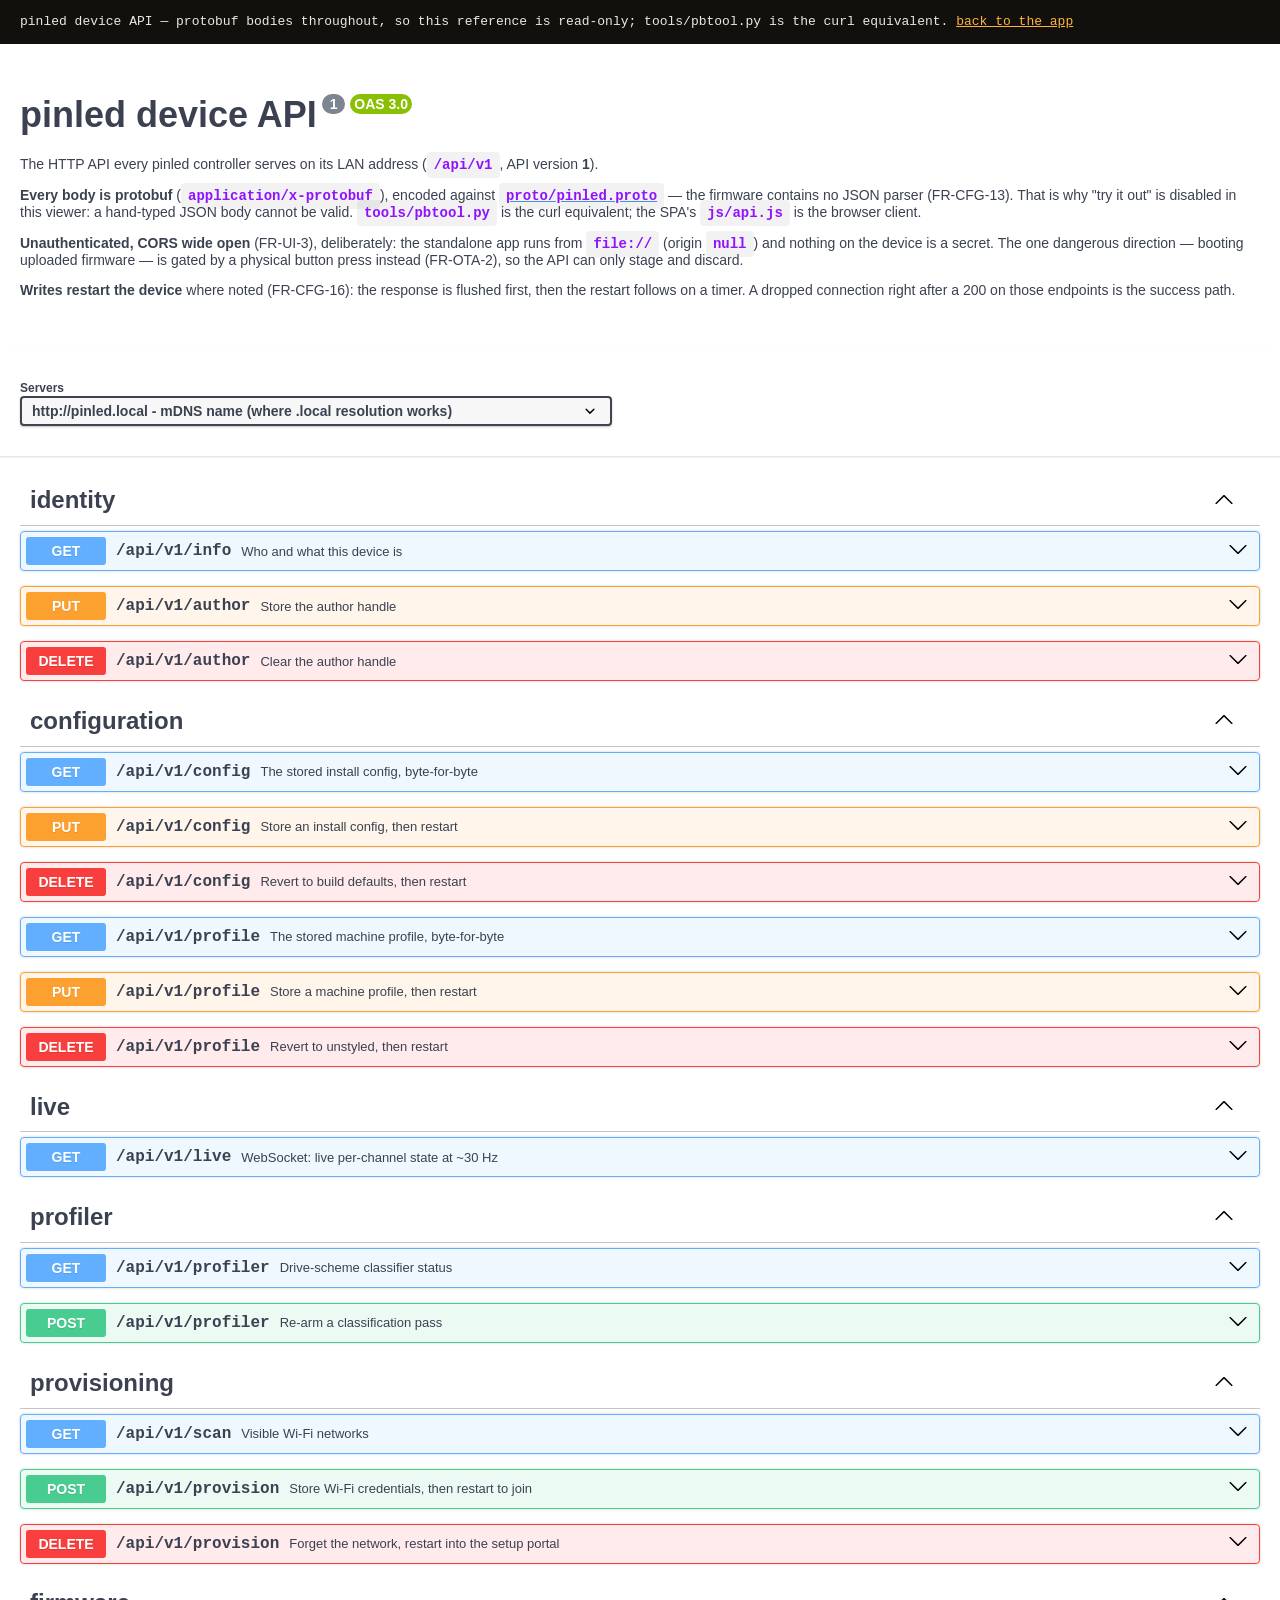
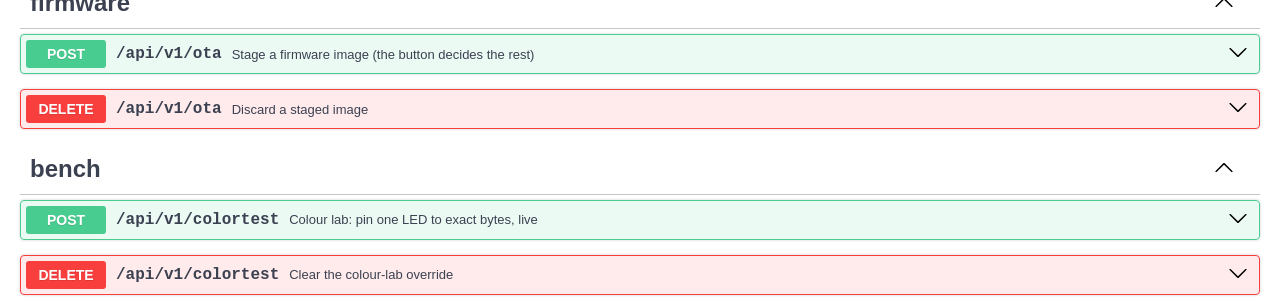
<file: web/api/index.html>
<!doctype html>
<!--
  The device API reference, rendered by a vendored Swagger UI — no CDN,
  so this page works from the S3 bundle AND from a file:// download of
  the standalone app (FR-UI-8), same as everything else in web/.

  Docs-only on purpose: every body is protobuf, so "try it out" with a
  hand-typed JSON body cannot produce a valid request. pbtool and the
  app's js/api.js are the executable clients; this page is the contract,
  written from api.h and the handlers.

  Copyright (c) 2024-2026 Jefferson J. Hunt (MIT)
-->
<html lang="en">
<head>
  <meta charset="utf-8">
  <meta name="viewport" content="width=device-width, initial-scale=1">
  <title>pinled API</title>
  <link rel="stylesheet" href="../js/vendor/swagger/swagger-ui.css">
  <style>
    body { margin: 0; }
    .topbar { display: none; }
    #note {
      font: 13px/1.5 ui-monospace, SFMono-Regular, Menlo, Consolas, monospace;
      background: #12100d; color: #ede7de; padding: 12px 20px;
    }
    #note a { color: #ffb23f; }
  </style>
</head>
<body>
<div id="note">
  pinled device API — protobuf bodies throughout, so this reference is
  read-only; <code>tools/pbtool.py</code> is the curl equivalent.
  <a href="../index.html" id="back-link">back to the app</a>
</div>
<script>
  // "Back" means back to WHERE YOU CAME FROM. Under the shell that is the
  // device (the referrer), and it must never be this bucket's copy of the
  // app: an https bundle origin cannot call an http device (mixed
  // content), so the S3 index.html is a dead end by architecture. The
  // relative default stays for the file:// download, whose referrer is
  // empty.
  (function () {
    try {
      if (document.referrer) {
        var from = new URL(document.referrer);
        if (from.origin !== location.origin)
          document.getElementById("back-link").href = from.origin + "/";
      }
    } catch (e) { /* keep the relative default */ }
  })();
</script>
<div id="swagger-ui"></div>
<script src="../js/vendor/swagger/swagger-ui-bundle.js"></script>
<!-- The spec ships as a script, not a fetch: file:// pages cannot fetch,
     and the standalone download must render these docs too. openapi.yaml
     stays the source; tools/gen_openapi_js.py regenerates spec.js. -->
<script src="spec.js"></script>
<script>
  SwaggerUIBundle({
    spec: window.PINLED_OPENAPI,
    dom_id: "#swagger-ui",
    supportedSubmitMethods: [], // docs-only: protobuf bodies (see the note)
    defaultModelsExpandDepth: -1,
    docExpansion: "list",
  });
</script>
</body>
</html>
</file>
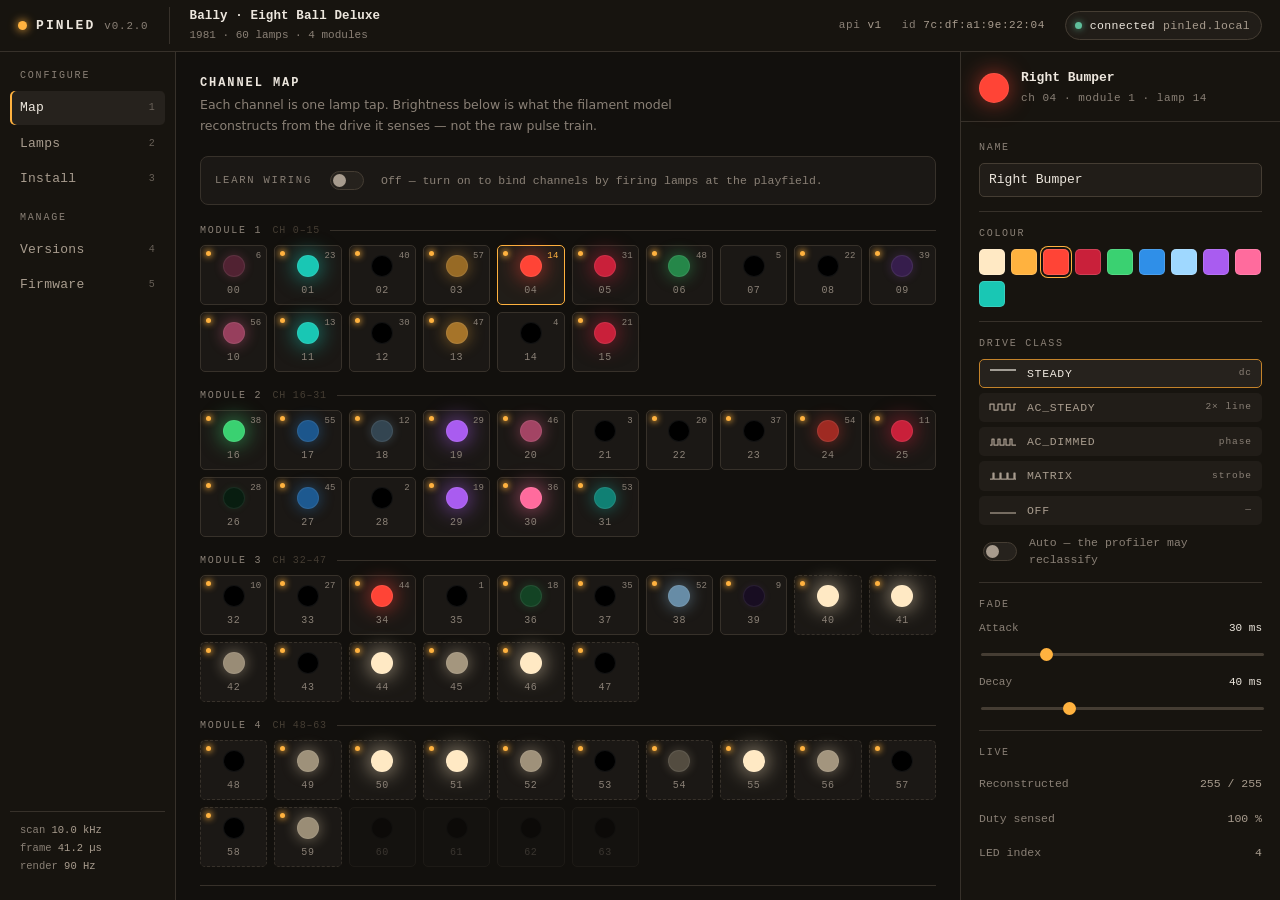
<file: docs/ui-mockup.html>
<!doctype html>
<html lang="en">
<head>
<meta charset="utf-8">
<meta name="viewport" content="width=device-width, initial-scale=1">
<title>pinled — configuration</title>

<!--
  Design reference for the configuration UI specified in docs/WEBUI.md.

  Self-contained: no build step, no network, no dependencies. Open it in a
  browser. Everything behind it is simulated in the script at the bottom —
  there is no device, and none of this is production code.

  What it is for: making the decisions in WEBUI.md arguable before any of it
  is built. In particular the learn-wiring flow (WEBUI.md §4), the machine
  profile / install config split (§3), per-lamp presentation, and OTA arming
  (§5). The channel grid runs the same leaky integrator the firmware does, so
  attack/decay changes show the reconstruction behaving, not a mock of it.
-->

<style>
  :root {
    /* ground — warm cabinet dark, brown bias, never neutral */
    --ink-900: #12100d;
    --ink-850: #17140f;
    --ink-800: #1b1815;
    --ink-750: #211d18;
    --ink-700: #26221d;
    --ink-650: #2e2922;
    --rule:    #37312a;
    --rule-sw: #453d33;

    --dim:     #8a8076;
    --dim-2:   #a89c8e;
    --text:    #ede7de;

    /* accent — a #44 bulb */
    --amber:     #ffb23f;
    --amber-dim: #c4832a;
    --amber-ink: #2a1c07;

    /* semantic, deliberately cool so it never reads as lamp colour */
    --ok:   #5fbf9b;
    --crit: #e5604d;

    --r-sm: 3px;
    --r-md: 5px;
    --r-lg: 8px;

    --font-ui: ui-sans-serif, system-ui, -apple-system, "Segoe UI", Roboto, "Helvetica Neue", Arial, sans-serif;
    --font-mono: ui-monospace, "SF Mono", SFMono-Regular, "JetBrains Mono", "Fira Code", Menlo, Consolas, "Liberation Mono", monospace;

    --rail-w: 176px;
    --insp-w: 320px;

    color-scheme: dark;
  }

  * { box-sizing: border-box; }

  body {
    margin: 0;
    background: var(--ink-900);
    color: var(--text);
    font-family: var(--font-mono);
    font-size: 13px;
    line-height: 1.5;
    -webkit-font-smoothing: antialiased;
  }

  p, .prose { font-family: var(--font-ui); }

  a { color: var(--amber); }

  :focus-visible {
    outline: 2px solid var(--amber);
    outline-offset: 2px;
    border-radius: 2px;
  }

  /* ---------------------------------------------------------------- shell */

  .app {
    display: grid;
    grid-template-columns: var(--rail-w) minmax(0, 1fr);
    grid-template-rows: auto minmax(0, 1fr);
    grid-template-areas: "bar bar" "rail stage";
    min-height: 100vh;
  }

  .topbar {
    grid-area: bar;
    display: flex;
    align-items: center;
    gap: 20px;
    padding: 0 18px;
    height: 52px;
    background: var(--ink-850);
    border-bottom: 1px solid var(--rule);
  }

  .brand {
    display: flex;
    align-items: baseline;
    gap: 9px;
    font-weight: 700;
    letter-spacing: 0.16em;
    text-transform: uppercase;
    font-size: 13px;
  }
  .brand .filament {
    width: 9px; height: 9px;
    border-radius: 50%;
    background: var(--amber);
    box-shadow: 0 0 9px 1px rgba(255, 178, 63, 0.75);
    align-self: center;
  }
  .brand small {
    font-weight: 400;
    letter-spacing: 0.08em;
    color: var(--dim);
    text-transform: none;
  }

  .machine-id {
    display: flex;
    flex-direction: column;
    gap: 1px;
    padding-left: 20px;
    border-left: 1px solid var(--rule);
    min-width: 0;
  }
  .machine-id b { font-weight: 600; font-size: 12.5px; letter-spacing: 0.01em; }
  .machine-id span { color: var(--dim); font-size: 11px; }

  .topbar-spacer { flex: 1; }

  .status {
    display: flex;
    align-items: center;
    gap: 8px;
    padding: 5px 11px 5px 9px;
    border: 1px solid var(--rule-sw);
    border-radius: 100px;
    background: var(--ink-750);
    font-size: 11.5px;
    letter-spacing: 0.03em;
  }
  .status .dot {
    width: 7px; height: 7px; border-radius: 50%;
    background: var(--ok);
    box-shadow: 0 0 7px rgba(95, 191, 155, 0.8);
  }
  .status .host { color: var(--dim-2); }

  .meta-chip {
    font-size: 11px;
    color: var(--dim);
    letter-spacing: 0.05em;
  }
  .meta-chip b { color: var(--dim-2); font-weight: 500; }

  /* ----------------------------------------------------------------- rail */

  .rail {
    grid-area: rail;
    background: var(--ink-850);
    border-right: 1px solid var(--rule);
    padding: 14px 10px;
    display: flex;
    flex-direction: column;
    gap: 2px;
  }

  .rail-label {
    font-size: 10px;
    letter-spacing: 0.18em;
    text-transform: uppercase;
    color: var(--dim);
    padding: 12px 10px 6px;
  }
  .rail-label:first-child { padding-top: 2px; }

  .navitem {
    appearance: none;
    background: none;
    border: 0;
    border-radius: var(--r-md);
    color: var(--dim-2);
    font: inherit;
    text-align: left;
    padding: 7px 10px;
    cursor: pointer;
    display: flex;
    align-items: center;
    gap: 9px;
    letter-spacing: 0.02em;
  }
  .navitem:hover { background: var(--ink-750); color: var(--text); }
  .navitem[aria-current="true"] {
    background: var(--ink-700);
    color: var(--text);
    box-shadow: inset 2px 0 0 var(--amber);
  }
  .navitem .k {
    margin-left: auto;
    font-size: 10px;
    color: var(--dim);
    opacity: 0.7;
  }

  .rail-foot {
    margin-top: auto;
    padding: 10px;
    border-top: 1px solid var(--rule);
    font-size: 10.5px;
    color: var(--dim);
    line-height: 1.7;
  }
  .rail-foot b { color: var(--dim-2); font-weight: 500; }

  /* ---------------------------------------------------------------- stage */

  .stage { grid-area: stage; min-width: 0; overflow: hidden; }

  .panel { display: none; height: 100%; }
  .panel[data-active="true"] { display: block; }

  .panel-scroll {
    height: calc(100vh - 52px);
    overflow-y: auto;
    padding: 22px 26px 60px;
  }

  .split {
    display: grid;
    grid-template-columns: minmax(0, 1fr) var(--insp-w);
    height: calc(100vh - 52px);
  }
  .split > .work { overflow-y: auto; padding: 22px 24px 60px; min-width: 0; }
  .split > .inspector {
    border-left: 1px solid var(--rule);
    background: var(--ink-850);
    overflow-y: auto;
  }

  /* --------------------------------------------------------------- typing */

  h2.sec {
    margin: 0 0 3px;
    font-size: 12px;
    font-weight: 600;
    letter-spacing: 0.16em;
    text-transform: uppercase;
    color: var(--text);
  }
  .sec-note {
    margin: 0 0 20px;
    color: var(--dim);
    font-size: 12.5px;
    max-width: 66ch;
    line-height: 1.65;
  }
  .sec-head {
    display: flex;
    align-items: flex-start;
    gap: 20px;
    margin-bottom: 20px;
    flex-wrap: wrap;
  }
  .sec-head .sec-note { margin-bottom: 0; }
  .sec-head > div { min-width: 0; }

  /* -------------------------------------------------------------- buttons */

  .btn {
    appearance: none;
    font: inherit;
    letter-spacing: 0.04em;
    border-radius: var(--r-md);
    border: 1px solid var(--rule-sw);
    background: var(--ink-700);
    color: var(--text);
    padding: 6px 13px;
    cursor: pointer;
    white-space: nowrap;
    transition: background 120ms ease, border-color 120ms ease, color 120ms ease;
  }
  .btn:hover { background: var(--ink-650); border-color: var(--dim); }
  .btn:active { transform: translateY(0.5px); }
  .btn[disabled] { opacity: 0.4; cursor: not-allowed; }
  .btn[disabled]:hover { background: var(--ink-700); border-color: var(--rule-sw); }

  .btn.primary {
    background: var(--amber);
    border-color: var(--amber);
    color: var(--amber-ink);
    font-weight: 600;
  }
  .btn.primary:hover { background: #ffc25f; border-color: #ffc25f; }
  .btn.primary[disabled]:hover { background: var(--amber); border-color: var(--amber); }

  .btn.ghost { background: transparent; }
  .btn.ghost:hover { background: var(--ink-750); }

  .btn.sm { padding: 4px 9px; font-size: 11.5px; }

  .btn-row { display: flex; gap: 8px; flex-wrap: wrap; align-items: center; }

  /* ---------------------------------------------------------------- cards */

  .card {
    background: var(--ink-800);
    border: 1px solid var(--rule);
    border-radius: var(--r-lg);
    padding: 16px 18px;
  }

  .card-title {
    font-size: 10.5px;
    letter-spacing: 0.17em;
    text-transform: uppercase;
    color: var(--dim);
    margin: 0 0 12px;
  }

  .grid-2 { display: grid; grid-template-columns: repeat(auto-fit, minmax(260px, 1fr)); gap: 14px; }

  /* ----------------------------------------------------- the channel grid */

  .learnbar {
    display: flex;
    align-items: center;
    gap: 14px;
    padding: 11px 14px;
    margin-bottom: 18px;
    border: 1px solid var(--rule);
    border-radius: var(--r-lg);
    background: var(--ink-800);
    flex-wrap: wrap;
  }
  .learnbar[data-on="true"] {
    border-color: var(--amber-dim);
    background: linear-gradient(var(--ink-800), var(--ink-800)) padding-box,
                var(--ink-800);
    box-shadow: inset 0 0 0 1px rgba(255, 178, 63, 0.18);
  }
  .learnbar .lb-title {
    font-size: 10.5px; letter-spacing: 0.17em; text-transform: uppercase; color: var(--dim);
  }
  .learnbar .lb-hint { color: var(--dim); font-size: 11.5px; }
  .learnbar[data-on="true"] .lb-hint { color: var(--dim-2); }

  .switch {
    appearance: none;
    width: 34px; height: 19px;
    border-radius: 100px;
    background: var(--ink-700);
    border: 1px solid var(--rule-sw);
    position: relative;
    cursor: pointer;
    flex: none;
    transition: background 140ms ease, border-color 140ms ease;
  }
  .switch::after {
    content: "";
    position: absolute;
    top: 2px; left: 2px;
    width: 13px; height: 13px;
    border-radius: 50%;
    background: var(--dim-2);
    transition: transform 140ms ease, background 140ms ease;
  }
  .switch:checked { background: var(--amber-dim); border-color: var(--amber); }
  .switch:checked::after { transform: translateX(15px); background: var(--amber-ink); }

  .modblock { margin-bottom: 16px; }
  .modhead {
    display: flex;
    align-items: center;
    gap: 10px;
    font-size: 10px;
    letter-spacing: 0.18em;
    text-transform: uppercase;
    color: var(--dim);
    margin-bottom: 7px;
  }
  .modhead .hr { flex: 1; height: 1px; background: var(--rule); }
  .modhead .ch-range { color: var(--rule-sw); letter-spacing: 0.08em; }

  .chgrid {
    display: grid;
    grid-template-columns: repeat(auto-fill, minmax(62px, 1fr));
    gap: 7px;
  }

  .cell {
    appearance: none;
    font: inherit;
    border: 1px solid var(--rule);
    background: var(--ink-800);
    border-radius: var(--r-md);
    padding: 9px 4px 6px;
    cursor: pointer;
    display: flex;
    flex-direction: column;
    align-items: center;
    gap: 6px;
    position: relative;
    transition: border-color 120ms ease, background 120ms ease;
  }
  .cell:hover { border-color: var(--dim); background: var(--ink-750); }
  .cell[data-sel="true"] {
    border-color: var(--amber);
    background: var(--ink-750);
  }
  .cell[data-unbound="true"] { border-style: dashed; }
  .cell[data-unused="true"] { opacity: 0.32; cursor: default; }
  .cell[data-unused="true"]:hover { border-color: var(--rule); background: var(--ink-800); }

  .bulb {
    width: 22px; height: 22px;
    border-radius: 50%;
    background: #000;
    border: 1px solid rgba(255,255,255,0.07);
    flex: none;
  }

  .cell .cid {
    font-size: 10px;
    color: var(--dim);
    letter-spacing: 0.06em;
    font-variant-numeric: tabular-nums;
  }
  .cell .lampno {
    position: absolute;
    top: 4px; right: 5px;
    font-size: 9px;
    color: var(--dim);
    font-variant-numeric: tabular-nums;
    letter-spacing: 0.02em;
  }
  .cell[data-sel="true"] .lampno { color: var(--amber); }

  .cell .sticky {
    position: absolute;
    top: 5px; left: 5px;
    width: 5px; height: 5px;
    border-radius: 50%;
    background: var(--amber);
    box-shadow: 0 0 6px 1px rgba(255,178,63,0.9);
    opacity: 0;
    transition: opacity 180ms ease;
  }
  .cell[data-sticky="true"] .sticky { opacity: 1; }

  .legend {
    display: flex;
    gap: 18px;
    flex-wrap: wrap;
    margin-top: 18px;
    padding-top: 14px;
    border-top: 1px solid var(--rule);
    font-size: 11px;
    color: var(--dim);
  }
  .legend span { display: inline-flex; align-items: center; gap: 7px; }
  .legend .swatch {
    width: 14px; height: 14px; border-radius: var(--r-sm);
    border: 1px solid var(--rule-sw);
    flex: none;
  }
  .legend .swatch.dashed { border-style: dashed; }

  /* ------------------------------------------------------------ inspector */

  .insp-head {
    padding: 16px 18px 14px;
    border-bottom: 1px solid var(--rule);
    display: flex;
    align-items: center;
    gap: 12px;
  }
  .insp-head .bulb { width: 30px; height: 30px; }
  .insp-head .who { min-width: 0; }
  .insp-head .who b { display: block; font-weight: 600; font-size: 13px; }
  .insp-head .who span { color: var(--dim); font-size: 11px; letter-spacing: 0.05em; }

  .insp-body { padding: 4px 18px 40px; }
  .insp-empty {
    padding: 40px 24px;
    color: var(--dim);
    font-family: var(--font-ui);
    font-size: 12.5px;
    line-height: 1.7;
    text-align: center;
  }

  .field { padding: 14px 0; border-bottom: 1px solid var(--rule); }
  .field:last-child { border-bottom: 0; }
  .field > label,
  .field > .flabel {
    display: flex;
    align-items: center;
    gap: 8px;
    font-size: 10px;
    letter-spacing: 0.17em;
    text-transform: uppercase;
    color: var(--dim);
    margin-bottom: 8px;
  }

  .input {
    width: 100%;
    font: inherit;
    background: var(--ink-750);
    border: 1px solid var(--rule-sw);
    border-radius: var(--r-md);
    color: var(--text);
    padding: 6px 9px;
  }
  .input:hover { border-color: var(--dim); }
  .input[type="number"] { font-variant-numeric: tabular-nums; }

  .swatches { display: flex; flex-wrap: wrap; gap: 6px; }
  .sw {
    appearance: none;
    width: 26px; height: 26px;
    border-radius: var(--r-md);
    border: 1px solid rgba(255,255,255,0.14);
    cursor: pointer;
    padding: 0;
    position: relative;
  }
  .sw[aria-pressed="true"] {
    box-shadow: 0 0 0 2px var(--ink-850), 0 0 0 3px var(--amber);
  }

  .classrow { display: flex; flex-direction: column; gap: 5px; }
  .classopt {
    appearance: none;
    font: inherit;
    display: flex;
    align-items: center;
    gap: 10px;
    width: 100%;
    text-align: left;
    background: var(--ink-750);
    border: 1px solid transparent;
    border-radius: var(--r-md);
    color: var(--dim-2);
    padding: 5px 9px;
    cursor: pointer;
    font-size: 11.5px;
    letter-spacing: 0.06em;
  }
  .classopt:hover { border-color: var(--rule-sw); color: var(--text); }
  .classopt[aria-pressed="true"] {
    border-color: var(--amber-dim);
    color: var(--text);
    background: var(--ink-700);
  }
  .classopt svg { flex: none; }
  .classopt .cls-tag {
    margin-left: auto;
    font-size: 9.5px;
    letter-spacing: 0.1em;
    color: var(--dim);
  }

  .lockrow {
    display: flex;
    align-items: center;
    gap: 9px;
    margin-top: 9px;
    font-size: 11.5px;
    color: var(--dim);
  }
  .lockrow[data-locked="true"] { color: var(--dim-2); }

  .slider {
    -webkit-appearance: none;
    appearance: none;
    width: 100%;
    height: 3px;
    border-radius: 3px;
    background: var(--rule-sw);
    outline-offset: 6px;
  }
  .slider::-webkit-slider-thumb {
    -webkit-appearance: none;
    width: 13px; height: 13px;
    border-radius: 50%;
    background: var(--amber);
    cursor: pointer;
    border: 0;
  }
  .slider::-moz-range-thumb {
    width: 13px; height: 13px;
    border-radius: 50%;
    background: var(--amber);
    cursor: pointer;
    border: 0;
  }

  .slabel {
    display: flex;
    justify-content: space-between;
    font-size: 11px;
    color: var(--dim);
    margin-bottom: 6px;
    font-variant-numeric: tabular-nums;
  }
  .slabel b { color: var(--text); font-weight: 500; }

  .readout {
    display: flex;
    justify-content: space-between;
    gap: 12px;
    font-size: 11.5px;
    padding: 3px 0;
    font-variant-numeric: tabular-nums;
  }
  .readout dt { color: var(--dim); }
  .readout dd { margin: 0; color: var(--dim-2); }

  /* --------------------------------------------------------------- tables */

  .tablewrap {
    overflow-x: auto;
    border: 1px solid var(--rule);
    border-radius: var(--r-lg);
    background: var(--ink-800);
  }
  table { border-collapse: collapse; width: 100%; font-size: 12px; }
  thead th {
    text-align: left;
    font-size: 10px;
    letter-spacing: 0.15em;
    text-transform: uppercase;
    color: var(--dim);
    font-weight: 500;
    padding: 10px 14px;
    border-bottom: 1px solid var(--rule);
    white-space: nowrap;
    background: var(--ink-850);
  }
  tbody td {
    padding: 8px 14px;
    border-bottom: 1px solid var(--ink-750);
    white-space: nowrap;
    font-variant-numeric: tabular-nums;
  }
  tbody tr:last-child td { border-bottom: 0; }
  tbody tr:hover td { background: var(--ink-750); }
  td.name { white-space: normal; min-width: 150px; }
  td.num { color: var(--dim-2); }

  .dotswatch {
    display: inline-block;
    width: 11px; height: 11px;
    border-radius: 50%;
    vertical-align: -1px;
    margin-right: 7px;
    border: 1px solid rgba(255,255,255,0.16);
  }

  /* ------------------------------------------------------------- versions */

  .vlist { display: flex; flex-direction: column; gap: 9px; }
  .vrow {
    display: flex;
    align-items: center;
    gap: 14px;
    padding: 12px 15px;
    border: 1px solid var(--rule);
    border-radius: var(--r-lg);
    background: var(--ink-800);
    flex-wrap: wrap;
  }
  .vrow[data-active="true"] { border-color: var(--amber-dim); }
  .vrow .vmain { min-width: 190px; flex: 1; }
  .vrow .vlabel { font-weight: 600; font-size: 12.5px; display: flex; align-items: center; gap: 9px; }
  .vrow .vmeta { color: var(--dim); font-size: 11px; margin-top: 2px; letter-spacing: 0.03em; }
  .vrow .vmeta .lineage { color: var(--rule-sw); }

  .tag {
    font-size: 9.5px;
    letter-spacing: 0.14em;
    text-transform: uppercase;
    padding: 2px 7px;
    border-radius: 100px;
    border: 1px solid currentColor;
  }
  .tag.live { color: var(--amber); }
  .tag.cloud { color: var(--dim); }

  .storenote {
    display: flex;
    gap: 11px;
    align-items: flex-start;
    padding: 13px 15px;
    border: 1px dashed var(--rule-sw);
    border-radius: var(--r-lg);
    color: var(--dim);
    font-family: var(--font-ui);
    font-size: 12px;
    line-height: 1.65;
    margin-top: 16px;
  }
  .storenote .marker { color: var(--amber-dim); flex: none; font-family: var(--font-mono); }
  .storenote b { color: var(--dim-2); font-weight: 600; }

  /* ------------------------------------------------------------- firmware */

  .fwgrid { display: grid; grid-template-columns: repeat(auto-fit, minmax(280px, 1fr)); gap: 14px; align-items: start; }

  .steps { list-style: none; margin: 0; padding: 0; counter-reset: s; }
  .steps li {
    display: grid;
    grid-template-columns: 22px minmax(0, 1fr);
    gap: 11px;
    padding: 9px 0;
    border-bottom: 1px solid var(--ink-750);
    align-items: start;
  }
  .steps li:last-child { border-bottom: 0; }
  .steps li::before {
    counter-increment: s;
    content: counter(s);
    font-size: 10px;
    color: var(--dim);
    border: 1px solid var(--rule-sw);
    border-radius: 50%;
    width: 20px; height: 20px;
    display: grid;
    place-items: center;
    margin-top: 1px;
  }
  .steps li[data-done="true"]::before {
    content: "✓";
    color: var(--ok);
    border-color: var(--ok);
  }
  .steps li[data-current="true"]::before { color: var(--amber); border-color: var(--amber); }
  .steps .st { font-size: 12.5px; }
  .steps .sd { color: var(--dim); font-size: 11.5px; font-family: var(--font-ui); margin-top: 2px; }

  .armbox {
    margin-top: 13px;
    padding: 13px 15px;
    border-radius: var(--r-lg);
    border: 1px solid var(--rule-sw);
    background: var(--ink-750);
  }
  .armbox[data-armed="true"] { border-color: var(--amber); }
  .armstate {
    display: flex; align-items: center; gap: 9px;
    font-size: 11.5px; letter-spacing: 0.06em; color: var(--dim);
    margin-bottom: 10px;
  }
  .armstate .dot { width: 7px; height: 7px; border-radius: 50%; background: var(--rule-sw); flex: none; }
  .armbox[data-armed="true"] .armstate { color: var(--amber); }
  .armbox[data-armed="true"] .armstate .dot {
    background: var(--amber);
    box-shadow: 0 0 8px 1px rgba(255,178,63,0.85);
    animation: pulse 1.1s ease-in-out infinite;
  }
  @keyframes pulse { 50% { opacity: 0.35; } }

  .bar {
    height: 4px;
    border-radius: 4px;
    background: var(--ink-700);
    overflow: hidden;
    margin-top: 11px;
  }
  .bar i { display: block; height: 100%; background: var(--amber); width: 0; transition: width 200ms linear; }

  .hash {
    font-size: 10.5px;
    color: var(--dim);
    word-break: break-all;
    white-space: normal;
    line-height: 1.6;
  }

  /* --------------------------------------------------------------- toasts */

  .toasts {
    position: fixed;
    right: 18px; bottom: 18px;
    display: flex;
    flex-direction: column;
    gap: 8px;
    z-index: 50;
    max-width: min(360px, calc(100vw - 36px));
  }
  .toast {
    background: var(--ink-700);
    border: 1px solid var(--rule-sw);
    border-left: 2px solid var(--amber);
    border-radius: var(--r-md);
    padding: 9px 13px;
    font-size: 12px;
    color: var(--text);
    box-shadow: 0 8px 22px rgba(0,0,0,0.45);
    animation: rise 200ms ease;
  }
  .toast[data-kind="ok"] { border-left-color: var(--ok); }
  .toast[data-kind="warn"] { border-left-color: var(--crit); }
  .toast small { display: block; color: var(--dim); font-size: 11px; margin-top: 2px; }
  @keyframes rise { from { opacity: 0; transform: translateY(6px); } }

  @media (prefers-reduced-motion: reduce) {
    * { animation-duration: 0.001ms !important; animation-iteration-count: 1 !important; transition-duration: 0.001ms !important; }
  }

  @media (max-width: 1080px) {
    .split { grid-template-columns: minmax(0, 1fr); height: auto; }
    .split > .inspector { border-left: 0; border-top: 1px solid var(--rule); }
    .split > .work { height: auto; }
  }
  @media (max-width: 720px) {
    .app { grid-template-columns: minmax(0, 1fr); grid-template-areas: "bar" "rail" "stage"; }
    .rail { flex-direction: row; overflow-x: auto; border-right: 0; border-bottom: 1px solid var(--rule); }
    .rail-label, .rail-foot { display: none; }
    .machine-id { display: none; }
  }
</style>
</head>
<body>

<div class="app">

  <header class="topbar">
    <div class="brand"><i class="filament"></i>pinled <small>v0.2.0</small></div>
    <div class="machine-id">
      <b>Bally · Eight Ball Deluxe</b>
      <span>1981 · 60 lamps · 4 modules</span>
    </div>
    <div class="topbar-spacer"></div>
    <span class="meta-chip">api <b>v1</b></span>
    <span class="meta-chip">id <b>7c:df:a1:9e:22:04</b></span>
    <div class="status"><i class="dot"></i><span>connected</span><span class="host">pinled.local</span></div>
  </header>

  <nav class="rail">
    <div class="rail-label">Configure</div>
    <button class="navitem" data-nav="map" aria-current="true">Map<span class="k">1</span></button>
    <button class="navitem" data-nav="lamps">Lamps<span class="k">2</span></button>
    <button class="navitem" data-nav="install">Install<span class="k">3</span></button>
    <div class="rail-label">Manage</div>
    <button class="navitem" data-nav="versions">Versions<span class="k">4</span></button>
    <button class="navitem" data-nav="firmware">Firmware<span class="k">5</span></button>
    <div class="rail-foot">
      scan <b>10.0 kHz</b><br>
      frame <b>41.2 µs</b><br>
      render <b>90 Hz</b>
    </div>
  </nav>

  <div class="stage">

    <!-- ===================================================== MAP ======= -->
    <section class="panel" data-panel="map" data-active="true">
      <div class="split">
        <div class="work">

          <div class="sec-head">
            <div>
              <h2 class="sec">Channel map</h2>
              <p class="sec-note">Each channel is one lamp tap. Brightness below is what the
                filament model reconstructs from the drive it senses — not the raw pulse train.</p>
            </div>
          </div>

          <div class="learnbar" data-on="false">
            <label class="lb-title" for="learn-toggle">Learn wiring</label>
            <input type="checkbox" class="switch" id="learn-toggle">
            <div id="learn-controls" style="display:none; align-items:center; gap:10px; flex-wrap:wrap;">
              <label class="lb-title" for="fire-lamp" style="margin:0;">Fire lamp</label>
              <input class="input" id="fire-lamp" type="number" min="1" max="60" value="41" style="width:74px;">
              <button class="btn sm" id="fire-btn">Fire from test card</button>
            </div>
            <span class="lb-hint" id="learn-hint">Off — turn on to bind channels by firing lamps at the playfield.</span>
          </div>

          <div id="modules"></div>

          <div class="legend">
            <span><i class="swatch" style="background:var(--ink-800)"></i>bound</span>
            <span><i class="swatch dashed" style="background:var(--ink-800)"></i>not yet bound to a lamp</span>
            <span><i class="swatch" style="background:var(--ink-800); opacity:0.32"></i>beyond this machine's lamp count</span>
            <span><i class="swatch" style="background:var(--amber); border-color:var(--amber); border-radius:50%; width:9px; height:9px; margin:0 2px;"></i>active since last update</span>
          </div>

        </div>

        <aside class="inspector" id="inspector"></aside>
      </div>
    </section>

    <!-- =================================================== LAMPS ======= -->
    <section class="panel" data-panel="lamps">
      <div class="panel-scroll">
        <div class="sec-head">
          <div>
            <h2 class="sec">Lamps</h2>
            <p class="sec-note">Presentation for every bound lamp. These values travel with the
              machine profile when you publish it — colour, fade and class lock, keyed by lamp
              number so they land correctly on someone else's build.</p>
          </div>
        </div>
        <div class="tablewrap">
          <table>
            <thead>
              <tr>
                <th>Lamp</th><th>Name</th><th>Ch</th><th>LED</th>
                <th>Colour</th><th>Class</th><th>Attack</th><th>Decay</th>
              </tr>
            </thead>
            <tbody id="lamps-body"></tbody>
          </table>
        </div>
      </div>
    </section>

    <!-- ================================================= INSTALL ======= -->
    <section class="panel" data-panel="install">
      <div class="panel-scroll">
        <div class="sec-head">
          <div>
            <h2 class="sec">Install</h2>
            <p class="sec-note">How this particular build is wired. Private to you — it describes
              one physical machine, so it is never published to the shared registry, though you can
              export it and restore it onto a replacement board.</p>
          </div>
        </div>

        <div class="grid-2">
          <div class="card">
            <h3 class="card-title">Geometry</h3>
            <dl class="readout"><dt>Modules</dt><dd>4</dd></dl>
            <dl class="readout"><dt>Channels per module</dt><dd>16</dd></dl>
            <dl class="readout"><dt>Total channels</dt><dd>64</dd></dl>
            <dl class="readout"><dt>LEDs in string</dt><dd>64</dd></dl>
          </div>
          <div class="card">
            <h3 class="card-title">Pins</h3>
            <dl class="readout"><dt>CLK</dt><dd>GPIO 18</dd></dl>
            <dl class="readout"><dt>/PL</dt><dd>GPIO 17</dd></dl>
            <dl class="readout"><dt>DATA</dt><dd>GPIO 9</dd></dl>
            <dl class="readout"><dt>LED string</dt><dd>GPIO 8</dd></dl>
          </div>
          <div class="card">
            <h3 class="card-title">Scan</h3>
            <dl class="readout"><dt>Sample rate</dt><dd>10 000 Hz</dd></dl>
            <dl class="readout"><dt>Chain clock</dt><dd>4 MHz</dd></dl>
            <dl class="readout"><dt>SPI mode</dt><dd>2</dd></dl>
            <dl class="readout"><dt>Active polarity</dt><dd>high</dd></dl>
          </div>
          <div class="card">
            <h3 class="card-title">Render</h3>
            <dl class="readout"><dt>Refresh</dt><dd>90 Hz</dd></dl>
            <dl class="readout"><dt>Gamma</dt><dd>2.2</dd></dl>
            <dl class="readout"><dt>Brightness cap</dt><dd>180 / 255</dd></dl>
          </div>
        </div>

        <div class="storenote">
          <span class="marker">!</span>
          <div>Wi-Fi credentials are <b>not part of this document</b> and appear in no export, at any
            privacy level. Restoring a backup onto a new board therefore starts with provisioning —
            which is correct, since the network is usually different too.</div>
        </div>

        <div class="btn-row" style="margin-top:18px;">
          <button class="btn" data-toast="Exported install-config.json|64 channels, 4 modules — credentials excluded.">Export</button>
          <button class="btn ghost" data-toast="Choose a file to import|Import replaces geometry, pins and wiring.">Import</button>
        </div>
      </div>
    </section>

    <!-- ================================================ VERSIONS ======= -->
    <section class="panel" data-panel="versions">
      <div class="panel-scroll">
        <div class="sec-head">
          <div>
            <h2 class="sec">Versions</h2>
            <p class="sec-note">A version pairs the install config with the machine profile, because
              what you are comparing is a look — and a look spans both. Applying one is an ordinary
              write; the board reports whether it had to re-initialise.</p>
          </div>
        </div>

        <div class="vlist" id="vlist"></div>

        <div class="storenote">
          <span class="marker">!</span>
          <div>Versions live <b>here in the app</b> — in your private library, or as files on disk if
            you would rather not use the cloud. The board keeps one active configuration and no
            history: only one can be in effect, so copies on the device would be dead weight and a
            second thing to keep in step.</div>
        </div>
      </div>
    </section>

    <!-- ================================================ FIRMWARE ======= -->
    <section class="panel" data-panel="firmware">
      <div class="panel-scroll">
        <div class="sec-head">
          <div>
            <h2 class="sec">Firmware</h2>
            <p class="sec-note">The board never contacts the internet. This app checks the version,
              fetches the image, and hands it over on your local network — so an update works the
              same whether the machine is online or not.</p>
          </div>
        </div>

        <div class="fwgrid">
          <div class="card">
            <h3 class="card-title">Installed</h3>
            <dl class="readout"><dt>Firmware</dt><dd>0.2.0</dd></dl>
            <dl class="readout"><dt>API</dt><dd>v1</dd></dl>
            <dl class="readout"><dt>Built</dt><dd>2026-08-07</dd></dl>
            <dl class="readout"><dt>Slot</dt><dd>ota_0</dd></dl>
            <div style="margin-top:14px; padding-top:13px; border-top:1px solid var(--rule);">
              <h3 class="card-title" style="margin-bottom:9px;">Available</h3>
              <dl class="readout"><dt>Firmware</dt><dd style="color:var(--amber)">0.3.1</dd></dl>
              <dl class="readout"><dt>Size</dt><dd>1.42 MB</dd></dl>
              <p class="hash" style="margin:9px 0 0;">sha256 9f3c1a44b7e0d258c6ab91e4f70d3b5e28cc7a16d09f4b3e5c81aa27de6094f1</p>
            </div>
          </div>

          <div class="card">
            <h3 class="card-title">Update</h3>
            <ol class="steps" id="fw-steps">
              <li data-done="true"><div><div class="st">Image downloaded</div><div class="sd">Fetched and checksum verified in the browser.</div></div></li>
              <li data-current="true"><div><div class="st">Arm the board</div><div class="sd">Press the button on the device. Physical presence is the whole authorisation — there is no password to lose.</div></div></li>
              <li><div><div class="st">Send</div><div class="sd">Uploads over your local network to the spare slot.</div></div></li>
              <li><div><div class="st">Restart</div><div class="sd">Boots the new slot. The old one stays intact.</div></div></li>
            </ol>

            <div class="armbox" data-armed="false" id="armbox">
              <div class="armstate"><i class="dot"></i><span id="armtext">Not armed</span></div>
              <div class="btn-row">
                <button class="btn sm ghost" id="sim-press">Simulate button press</button>
                <button class="btn sm primary" id="send-fw" disabled>Send 0.3.1</button>
              </div>
              <div class="bar" id="fwbar" style="display:none;"><i></i></div>
            </div>
          </div>
        </div>

        <div class="storenote">
          <span class="marker">!</span>
          <div>You can also flash over <b>USB</b>, or hand the board a file you saved yourself.
            Neither path needs this app, and none of them needs the internet.</div>
        </div>
      </div>
    </section>

  </div>
</div>

<div class="toasts" id="toasts" aria-live="polite"></div>

<script>
(function () {
  "use strict";

  /* ------------------------------------------------------------ model --- */

  var MODULES = 4, PER_MODULE = 16, TOTAL = MODULES * PER_MODULE;
  var LAMP_COUNT = 60;

  // Drive classes. The glyph is the point: a class IS a waveform, so we draw
  // one rather than assigning it an arbitrary hue.
  var CLASSES = {
    STEADY:    { tag: "dc",     duty: 1.00, glyph: "steady" },
    AC_STEADY: { tag: "2× line", duty: 0.62, glyph: "acs" },
    AC_DIMMED: { tag: "phase",   duty: 0.24, glyph: "acd" },
    MATRIX:    { tag: "strobe",  duty: 0.14, glyph: "matrix" },
    OFF:       { tag: "—",       duty: 0.00, glyph: "off" }
  };
  var CLASS_ORDER = ["STEADY", "AC_STEADY", "AC_DIMMED", "MATRIX", "OFF"];

  var PRESETS = [
    { name: "Warm white", hex: "#ffe9c4" },
    { name: "Amber",      hex: "#ffb23f" },
    { name: "Red",        hex: "#ff4436" },
    { name: "Deep red",   hex: "#c9203a" },
    { name: "Green",      hex: "#3ad171" },
    { name: "Blue",       hex: "#2f8fe8" },
    { name: "Ice",        hex: "#9fd8ff" },
    { name: "Purple",     hex: "#a95cf0" },
    { name: "Pink",       hex: "#ff6b9d" },
    { name: "Teal",       hex: "#19c7b4" }
  ];

  var NAMES = [
    "Left Drop Target", "Centre Drop Target", "Right Drop Target", "Spinner Lane",
    "Left Outlane", "Right Outlane", "Left Return", "Right Return",
    "Top Rollover A", "Top Rollover B", "Top Rollover C", "Bullseye",
    "Left Bumper", "Right Bumper", "Top Bumper", "Kickback",
    "Special", "Extra Ball", "Double Bonus", "Triple Bonus",
    "Bonus 1k", "Bonus 2k", "Bonus 3k", "Bonus 4k",
    "Bonus 5k", "Bonus 10k", "Bonus 20k", "Shoot Again",
    "Left Saucer", "Right Saucer", "Captive Ball", "Ball Lock 1",
    "Ball Lock 2", "Ball Lock 3", "Left Ramp", "Right Ramp",
    "Centre Post", "Sling Left", "Sling Right", "Jackpot",
    "Lane 1", "Lane 2", "Lane 3", "Lane 4",
    "GI Upper Left", "GI Upper Right", "GI Mid Left", "GI Mid Right",
    "GI Lower Left", "GI Lower Right", "Backbox Left", "Backbox Centre",
    "Backbox Right", "Playfield Arch", "Apron Left", "Apron Right",
    "Cabinet Left", "Cabinet Right", "Insert Star", "Insert Moon"
  ];

  // Deterministic bijection over 1..60 so the "true" wiring looks scrambled
  // but the learn demo stays coherent between reloads.
  function trueLamp(ch) { return ch < LAMP_COUNT ? ((ch * 17 + 5) % LAMP_COUNT) + 1 : null; }

  var channels = [];
  for (var i = 0; i < TOTAL; i++) {
    var lamp = trueLamp(i);
    var bound = lamp !== null && i < 40;          // 40 done, 20 left to learn
    var cls;
    if (lamp === null)          cls = "OFF";
    else if (lamp > 44)         cls = "AC_STEADY";   // general illumination
    else if (i % 9 === 0)       cls = "AC_DIMMED";
    else if (i % 13 === 0)      cls = "MATRIX";
    else if (i % 7 === 0)       cls = "OFF";
    else                        cls = "STEADY";

    channels.push({
      ch: i,
      module: Math.floor(i / PER_MODULE),
      lamp: bound ? lamp : null,
      name: bound ? NAMES[lamp - 1] : null,
      led: bound ? i : null,
      color: bound ? PRESETS[(lamp * 3) % PRESETS.length].hex : "#ffe9c4",
      cls: cls,
      locked: false,
      attack: 30,
      decay: 40,
      level: 0,
      target: 0,
      sticky: false,
      unused: lamp === null
    });
  }

  var selected = 0;
  var learning = false;
  var firedChannel = -1, firedUntil = 0;

  /* ------------------------------------------------------------- glyphs -- */

  function waveGlyph(kind, color) {
    var c = color || "currentColor";
    var d;
    switch (kind) {
      case "steady": d = "M1 3 L27 3"; break;
      case "acs":    d = "M1 9 L1 3 L5 3 L5 9 L9 9 L9 3 L13 3 L13 9 L17 9 L17 3 L21 3 L21 9 L25 9 L25 3 L27 3"; break;
      case "acd":    d = "M1 9 L3 9 L3 3 L5 3 L5 9 L9 9 L9 3 L11 3 L11 9 L15 9 L15 3 L17 3 L17 9 L21 9 L21 3 L23 3 L23 9 L27 9"; break;
      case "matrix": d = "M1 9 L4 9 L4 3 L5 3 L5 9 L11 9 L11 3 L12 3 L12 9 L18 9 L18 3 L19 3 L19 9 L25 9 L25 3 L26 3 L26 9 L27 9"; break;
      default:       d = "M1 9 L27 9";
    }
    return '<svg width="28" height="12" viewBox="0 0 28 12" fill="none" aria-hidden="true">' +
           '<path d="' + d + '" stroke="' + c + '" stroke-width="1.25" stroke-linejoin="round"/></svg>';
  }

  /* --------------------------------------------------------- simulation -- */
  // A leaky integrator with the firmware's own attack/decay split, so what the
  // grid shows is the reconstruction, not the raw drive.

  var scene = 0, sceneAt = 0;

  function driveTarget(c, now) {
    if (c.unused || c.cls === "OFF") return 0;
    var base = CLASSES[c.cls].duty;
    // game-level activity: a slow chase so the board reads as a live playfield
    var phase = (c.ch * 2.4 + scene * 3.1) % 12;
    var on = phase < 7.5;
    if (c.cls === "AC_STEADY") {
      return base + Math.sin(now / 900 + c.ch) * 0.03;          // GI stays lit
    }
    if (c.cls === "AC_DIMMED") {
      return base + Math.sin(now / 1700 + c.ch * 0.7) * 0.12;   // conduction angle drifts
    }
    if (c.ch === firedChannel && now < firedUntil) return 1;
    return on ? base : 0;
  }

  var lastT = 0;
  function tick(now) {
    if (!lastT) lastT = now;
    var dt = Math.min(100, now - lastT);
    lastT = now;
    if (now - sceneAt > 700) { scene++; sceneAt = now; }

    for (var i = 0; i < channels.length; i++) {
      var c = channels[i];
      var t = driveTarget(c, now);
      var tau = (t > c.level ? c.attack : c.decay);
      var k = 1 - Math.exp(-dt / Math.max(1, tau));
      c.level += (t - c.level) * k;
      if (c.level > 0.06) c.sticky = true;
      paintCell(c);
    }
    paintInspectorLive();
    requestAnimationFrame(tick);
  }

  // sticky flags clear on each push, exactly as the WebSocket contract does
  setInterval(function () {
    for (var i = 0; i < channels.length; i++) {
      if (!(learning && channels[i].level > 0.06)) channels[i].sticky = false;
    }
  }, 1400);

  /* ------------------------------------------------------------ render -- */

  var cellEls = {};

  function buildGrid() {
    var host = document.getElementById("modules");
    var html = "";
    for (var m = 0; m < MODULES; m++) {
      html += '<div class="modblock"><div class="modhead"><span>Module ' + (m + 1) +
              '</span><span class="ch-range">ch ' + (m * PER_MODULE) + '–' + (m * PER_MODULE + PER_MODULE - 1) +
              '</span><i class="hr"></i></div><div class="chgrid">';
      for (var i = 0; i < PER_MODULE; i++) {
        var c = channels[m * PER_MODULE + i];
        html += '<button class="cell" data-ch="' + c.ch + '"' +
                (c.unused ? ' data-unused="true" disabled' : '') +
                (c.lamp === null && !c.unused ? ' data-unbound="true"' : '') + '>' +
                '<i class="sticky"></i>' +
                (c.lamp !== null ? '<span class="lampno">' + c.lamp + '</span>' : '') +
                '<i class="bulb"></i>' +
                '<span class="cid">' + String(c.ch).padStart(2, "0") + '</span>' +
                '</button>';
      }
      html += "</div></div>";
    }
    host.innerHTML = html;

    var nodes = host.querySelectorAll(".cell");
    for (var n = 0; n < nodes.length; n++) {
      var el = nodes[n];
      cellEls[el.getAttribute("data-ch")] = {
        root: el,
        bulb: el.querySelector(".bulb"),
        lampno: el.querySelector(".lampno")
      };
      el.addEventListener("click", onCellClick);
    }
  }

  function paintCell(c) {
    var e = cellEls[c.ch];
    if (!e) return;
    var L = Math.max(0, Math.min(1, c.level));
    var rgb = hexToRgb(c.color);
    var lit = "rgb(" + Math.round(rgb.r * L) + "," + Math.round(rgb.g * L) + "," + Math.round(rgb.b * L) + ")";
    e.bulb.style.background = lit;
    e.bulb.style.boxShadow = L > 0.03
      ? "0 0 " + (5 + L * 15).toFixed(1) + "px " + (L * 2.5).toFixed(1) + "px rgba(" +
        rgb.r + "," + rgb.g + "," + rgb.b + "," + (L * 0.55).toFixed(3) + ")"
      : "none";
    var wantSticky = c.sticky ? "true" : "false";
    if (e.root.getAttribute("data-sticky") !== wantSticky) e.root.setAttribute("data-sticky", wantSticky);
  }

  function hexToRgb(h) {
    var n = parseInt(h.slice(1), 16);
    return { r: (n >> 16) & 255, g: (n >> 8) & 255, b: n & 255 };
  }

  function onCellClick(ev) {
    var ch = parseInt(ev.currentTarget.getAttribute("data-ch"), 10);
    var c = channels[ch];

    if (learning && c.lamp === null) {
      var want = parseInt(document.getElementById("fire-lamp").value, 10);
      if (isNaN(want) || want < 1 || want > LAMP_COUNT) { toast("Enter a lamp number first", "Between 1 and " + LAMP_COUNT + ".", "warn"); return; }
      if (channels.some(function (x) { return x.lamp === want; })) {
        toast("Lamp " + want + " is already bound", "Unbind it first, or fire a different lamp.", "warn"); return;
      }
      c.lamp = want;
      c.name = NAMES[want - 1] || ("Lamp " + want);
      c.led = ch;
      c.color = PRESETS[(want * 3) % PRESETS.length].hex;
      c.cls = want > 44 ? "AC_STEADY" : "STEADY";
      cellEls = {};
      buildGrid();
      selectChannel(ch);
      renderLamps();
      toast("Bound lamp " + want + " to channel " + ch, c.name + " → LED " + ch, "ok");
      var next = channels.find(function (x) { return x.lamp === null && !x.unused; });
      document.getElementById("fire-lamp").value = next ? trueLamp(next.ch) : want;
      return;
    }
    selectChannel(ch);
  }

  function selectChannel(ch) {
    selected = ch;
    for (var key in cellEls) {
      cellEls[key].root.setAttribute("data-sel", String(key) === String(ch) ? "true" : "false");
    }
    renderInspector();
  }

  /* --------------------------------------------------------- inspector -- */

  function renderInspector() {
    var c = channels[selected];
    var host = document.getElementById("inspector");

    if (!c || c.unused) {
      host.innerHTML = '<div class="insp-empty">This channel is past the machine’s lamp count.<br>Nothing is wired to it.</div>';
      return;
    }

    var swatches = PRESETS.map(function (p) {
      return '<button class="sw" data-hex="' + p.hex + '" title="' + p.name + '" style="background:' + p.hex + '" ' +
             'aria-pressed="' + (p.hex === c.color ? "true" : "false") + '"></button>';
    }).join("");

    var classes = CLASS_ORDER.map(function (k) {
      return '<button class="classopt" data-cls="' + k + '" aria-pressed="' + (k === c.cls ? "true" : "false") + '">' +
             waveGlyph(CLASSES[k].glyph) + '<span>' + k + '</span>' +
             '<span class="cls-tag">' + CLASSES[k].tag + '</span></button>';
    }).join("");

    host.innerHTML =
      '<div class="insp-head">' +
        '<i class="bulb" id="insp-bulb"></i>' +
        '<div class="who">' +
          '<b>' + (c.name || "Unbound channel") + '</b>' +
          '<span>ch ' + String(c.ch).padStart(2, "0") + ' · module ' + (c.module + 1) +
            (c.lamp !== null ? ' · lamp ' + c.lamp : '') + '</span>' +
        '</div>' +
      '</div>' +
      '<div class="insp-body">' +

        (c.lamp === null
          ? '<div class="field"><div class="flabel">Not bound</div>' +
            '<p style="margin:0; color:var(--dim); font-family:var(--font-ui); font-size:12.5px; line-height:1.65;">' +
            'Turn on <b style="color:var(--dim-2)">Learn wiring</b>, fire this lamp from the test card, and click the channel that lights.</p></div>'
          : '<div class="field"><label for="f-name">Name</label>' +
            '<input class="input" id="f-name" type="text" value="' + escapeAttr(c.name) + '"></div>') +

        '<div class="field"><div class="flabel">Colour</div><div class="swatches">' + swatches + '</div></div>' +

        '<div class="field"><div class="flabel">Drive class</div><div class="classrow">' + classes + '</div>' +
          '<div class="lockrow" data-locked="' + (c.locked ? "true" : "false") + '">' +
            '<input type="checkbox" class="switch" id="f-lock"' + (c.locked ? " checked" : "") + '>' +
            '<span>' + (c.locked ? "Locked — the profiler will not change this" : "Auto — the profiler may reclassify") + '</span>' +
          '</div>' +
        '</div>' +

        '<div class="field"><div class="flabel">Fade</div>' +
          '<div class="slabel"><span>Attack</span><b>' + c.attack + ' ms</b></div>' +
          '<input class="slider" id="f-attack" type="range" min="5" max="120" value="' + c.attack + '">' +
          '<div class="slabel" style="margin-top:12px;"><span>Decay</span><b>' + c.decay + ' ms</b></div>' +
          '<input class="slider" id="f-decay" type="range" min="5" max="120" value="' + c.decay + '">' +
        '</div>' +

        '<div class="field"><div class="flabel">Live</div>' +
          '<dl class="readout"><dt>Reconstructed</dt><dd id="ro-level">—</dd></dl>' +
          '<dl class="readout"><dt>Duty sensed</dt><dd>' + Math.round(CLASSES[c.cls].duty * 100) + ' %</dd></dl>' +
          '<dl class="readout"><dt>LED index</dt><dd>' + (c.led === null ? "—" : c.led) + '</dd></dl>' +
        '</div>' +

      '</div>';

    var nameEl = document.getElementById("f-name");
    if (nameEl) nameEl.addEventListener("input", function () {
      c.name = nameEl.value; renderLamps();
      host.querySelector(".who b").textContent = c.name || "Unbound channel";
    });

    host.querySelectorAll(".sw").forEach(function (b) {
      b.addEventListener("click", function () {
        c.color = b.getAttribute("data-hex");
        renderInspector(); renderLamps();
      });
    });

    host.querySelectorAll(".classopt").forEach(function (b) {
      b.addEventListener("click", function () {
        c.cls = b.getAttribute("data-cls");
        if (!c.locked) { c.locked = true; toast("Locked ch " + c.ch + " to " + c.cls, "Set by hand, so the profiler will leave it alone.", "ok"); }
        renderInspector(); renderLamps();
      });
    });

    var lock = document.getElementById("f-lock");
    if (lock) lock.addEventListener("change", function () { c.locked = lock.checked; renderInspector(); });

    var a = document.getElementById("f-attack");
    if (a) a.addEventListener("input", function () { c.attack = +a.value; renderInspector(); renderLamps(); });
    var d = document.getElementById("f-decay");
    if (d) d.addEventListener("input", function () { c.decay = +d.value; renderInspector(); renderLamps(); });
  }

  function paintInspectorLive() {
    var c = channels[selected];
    if (!c) return;
    var ro = document.getElementById("ro-level");
    var bulb = document.getElementById("insp-bulb");
    if (ro) ro.textContent = Math.round(c.level * 255) + " / 255";
    if (bulb) {
      var rgb = hexToRgb(c.color), L = Math.max(0, Math.min(1, c.level));
      bulb.style.background = "rgb(" + Math.round(rgb.r * L) + "," + Math.round(rgb.g * L) + "," + Math.round(rgb.b * L) + ")";
      bulb.style.boxShadow = L > 0.03 ? "0 0 " + (6 + L * 16).toFixed(1) + "px rgba(" + rgb.r + "," + rgb.g + "," + rgb.b + "," + (L * 0.6).toFixed(3) + ")" : "none";
    }
  }

  function escapeAttr(s) {
    return String(s == null ? "" : s).replace(/&/g, "&amp;").replace(/"/g, "&quot;").replace(/</g, "&lt;");
  }

  /* ------------------------------------------------------------- lamps -- */

  function renderLamps() {
    var rows = channels
      .filter(function (c) { return c.lamp !== null; })
      .sort(function (a, b) { return a.lamp - b.lamp; })
      .map(function (c) {
        return "<tr>" +
          '<td class="num">' + c.lamp + "</td>" +
          '<td class="name">' + escapeAttr(c.name) + "</td>" +
          '<td class="num">' + String(c.ch).padStart(2, "0") + "</td>" +
          '<td class="num">' + c.led + "</td>" +
          "<td><i class=\"dotswatch\" style=\"background:" + c.color + "\"></i>" + c.color + "</td>" +
          '<td style="color:var(--dim-2)">' + waveGlyph(CLASSES[c.cls].glyph) +
            ' <span style="vertical-align:2px; margin-left:6px;">' + c.cls + (c.locked ? " ·lock" : "") + "</span></td>" +
          '<td class="num">' + c.attack + " ms</td>" +
          '<td class="num">' + c.decay + " ms</td>" +
        "</tr>";
      }).join("");
    document.getElementById("lamps-body").innerHTML = rows;
  }

  /* ---------------------------------------------------------- versions -- */

  var versions = [
    { id: "01J8QK", label: "warm GI, dimmer inserts", when: "2026-08-08 19:04", parent: "01J8QA", where: "live", cold: false },
    { id: "01J8QA", label: "cooler inserts, GI at 70%", when: "2026-08-07 22:41", parent: "01J8P2", where: "cloud", cold: false },
    { id: "01J8P2", label: "after rewiring module 3", when: "2026-08-06 14:12", parent: null, where: "cloud", cold: true }
  ];

  function renderVersions() {
    document.getElementById("vlist").innerHTML = versions.map(function (v) {
      var live = v.where === "live";
      return '<div class="vrow" data-active="' + live + '">' +
        '<div class="vmain">' +
          '<div class="vlabel">' + v.label +
            (live ? ' <span class="tag live">on the board</span>' : ' <span class="tag cloud">library</span>') + '</div>' +
          '<div class="vmeta">' + v.id + ' · ' + v.when +
            (v.parent ? ' · <span class="lineage">from ' + v.parent + '</span>' : ' · <span class="lineage">root</span>') +
          '</div>' +
        '</div>' +
        '<div class="btn-row">' +
          (live ? '' : '<button class="btn sm primary" data-apply="' + v.id + '">Apply</button>') +
          '<button class="btn sm ghost" data-export="' + v.id + '">Export</button>' +
        '</div>' +
      '</div>';
    }).join("");

    document.querySelectorAll("[data-apply]").forEach(function (b) {
      b.addEventListener("click", function () {
        var id = b.getAttribute("data-apply");
        var v = versions.find(function (x) { return x.id === id; });
        versions.forEach(function (x) { x.where = x.id === id ? "live" : "cloud"; });
        renderVersions();
        toast("Applied “" + v.label + "”",
              v.cold ? "Geometry changed — the board re-initialised. Scanning resumed in 1.2 s."
                     : "No re-initialisation needed.", "ok");
      });
    });
    document.querySelectorAll("[data-export]").forEach(function (b) {
      b.addEventListener("click", function () {
        var v = versions.find(function (x) { return x.id === b.getAttribute("data-export"); });
        toast("Exported " + v.id + ".json", "Install config and machine profile, paired.", "ok");
      });
    });
  }

  /* ---------------------------------------------------------- firmware -- */

  var armTimer = null, armLeft = 0;

  document.getElementById("sim-press").addEventListener("click", function () {
    var box = document.getElementById("armbox");
    box.setAttribute("data-armed", "true");
    document.getElementById("send-fw").disabled = false;
    armLeft = 60;
    setStep(1, true);
    clearInterval(armTimer);
    armTimer = setInterval(function () {
      armLeft--;
      document.getElementById("armtext").textContent = "Armed — " + armLeft + " s remaining";
      if (armLeft <= 0) {
        clearInterval(armTimer);
        box.setAttribute("data-armed", "false");
        document.getElementById("armtext").textContent = "Not armed";
        document.getElementById("send-fw").disabled = true;
        setStep(1, false);
        toast("Arming expired", "Press the button again when you are ready.", "warn");
      }
    }, 1000);
    document.getElementById("armtext").textContent = "Armed — 60 s remaining";
    toast("Board armed", "It will accept a firmware image for 60 seconds.", "ok");
  });

  function setStep(idx, done) {
    var lis = document.querySelectorAll("#fw-steps li");
    lis.forEach(function (li, i) {
      li.removeAttribute("data-current");
      if (i < idx || (i === idx && done)) li.setAttribute("data-done", "true");
      else li.removeAttribute("data-done");
    });
    var nxt = lis[done ? idx + 1 : idx];
    if (nxt) nxt.setAttribute("data-current", "true");
  }

  document.getElementById("send-fw").addEventListener("click", function () {
    var btn = this;
    btn.disabled = true;
    clearInterval(armTimer);
    var bar = document.getElementById("fwbar");
    bar.style.display = "block";
    var fill = bar.querySelector("i");
    var p = 0;
    setStep(2, false);
    var iv = setInterval(function () {
      p += 4 + Math.random() * 7;
      fill.style.width = Math.min(100, p) + "%";
      if (p >= 100) {
        clearInterval(iv);
        setStep(3, true);
        document.getElementById("armbox").setAttribute("data-armed", "false");
        document.getElementById("armtext").textContent = "Sent";
        toast("0.3.1 installed", "Booted from ota_1. The previous build is still in ota_0.", "ok");
      }
    }, 240);
  });

  /* ------------------------------------------------------------ toasts -- */

  function toast(title, sub, kind) {
    var el = document.createElement("div");
    el.className = "toast";
    el.setAttribute("data-kind", kind || "");
    el.innerHTML = "<div>" + title + "</div>" + (sub ? "<small>" + sub + "</small>" : "");
    document.getElementById("toasts").appendChild(el);
    setTimeout(function () {
      el.style.transition = "opacity 300ms ease";
      el.style.opacity = "0";
      setTimeout(function () { el.remove(); }, 320);
    }, 4200);
  }

  document.querySelectorAll("[data-toast]").forEach(function (b) {
    b.addEventListener("click", function () {
      var parts = b.getAttribute("data-toast").split("|");
      toast(parts[0], parts[1] || "", "ok");
    });
  });

  /* --------------------------------------------------------------- nav -- */

  function go(name) {
    document.querySelectorAll(".navitem").forEach(function (b) {
      b.setAttribute("aria-current", b.getAttribute("data-nav") === name ? "true" : "false");
    });
    document.querySelectorAll(".panel").forEach(function (p) {
      p.setAttribute("data-active", p.getAttribute("data-panel") === name ? "true" : "false");
    });
  }
  document.querySelectorAll(".navitem").forEach(function (b) {
    b.addEventListener("click", function () { go(b.getAttribute("data-nav")); });
  });
  var ORDER = ["map", "lamps", "install", "versions", "firmware"];
  document.addEventListener("keydown", function (e) {
    if (e.target.matches("input, textarea")) return;
    var n = parseInt(e.key, 10);
    if (n >= 1 && n <= ORDER.length) go(ORDER[n - 1]);
  });

  /* ------------------------------------------------------------- learn -- */

  var learnToggle = document.getElementById("learn-toggle");
  learnToggle.addEventListener("change", function () {
    learning = learnToggle.checked;
    document.querySelector(".learnbar").setAttribute("data-on", learning ? "true" : "false");
    document.getElementById("learn-controls").style.display = learning ? "flex" : "none";
    var unbound = channels.filter(function (c) { return c.lamp === null && !c.unused; }).length;
    document.getElementById("learn-hint").textContent = learning
      ? unbound + " channels still unbound — fire a lamp, then click the channel that lit."
      : "Off — turn on to bind channels by firing lamps at the playfield.";
    if (learning) {
      var next = channels.find(function (c) { return c.lamp === null && !c.unused; });
      if (next) document.getElementById("fire-lamp").value = trueLamp(next.ch);
    }
  });

  document.getElementById("fire-btn").addEventListener("click", function () {
    var want = parseInt(document.getElementById("fire-lamp").value, 10);
    if (isNaN(want) || want < 1 || want > LAMP_COUNT) { toast("Enter a lamp number", "Between 1 and " + LAMP_COUNT + ".", "warn"); return; }
    var target = channels.find(function (c) { return trueLamp(c.ch) === want; });
    if (!target) { toast("No channel carries lamp " + want, "", "warn"); return; }
    firedChannel = target.ch;
    firedUntil = performance.now() + 2600;
    toast("Firing lamp " + want, "Watch the grid, then click the channel that lit.", "");
  });

  /* -------------------------------------------------------------- boot -- */

  buildGrid();
  selectChannel(4);
  renderLamps();
  renderVersions();
  requestAnimationFrame(tick);
})();
</script>

</body>
</html>
</file>
<file: web/js/vendor/swagger/swagger-ui.css>
.swagger-ui{color:#3b4151;font-family:sans-serif/*! normalize.css v7.0.0 | MIT License | github.com/necolas/normalize.css */}.swagger-ui html{line-height:1.15;-ms-text-size-adjust:100%;-webkit-text-size-adjust:100%}.swagger-ui body{margin:0}.swagger-ui article,.swagger-ui aside,.swagger-ui footer,.swagger-ui header,.swagger-ui nav,.swagger-ui section{display:block}.swagger-ui h1{font-size:2em;margin:.67em 0}.swagger-ui figcaption,.swagger-ui figure,.swagger-ui main{display:block}.swagger-ui figure{margin:1em 40px}.swagger-ui hr{box-sizing:content-box;height:0;overflow:visible}.swagger-ui pre{font-family:monospace,monospace;font-size:1em}.swagger-ui a{background-color:transparent;-webkit-text-decoration-skip:objects}.swagger-ui abbr[title]{border-bottom:none;text-decoration:underline;-webkit-text-decoration:underline dotted;text-decoration:underline dotted}.swagger-ui b,.swagger-ui strong{font-weight:inherit;font-weight:bolder}.swagger-ui code,.swagger-ui kbd,.swagger-ui samp{font-family:monospace,monospace;font-size:1em}.swagger-ui dfn{font-style:italic}.swagger-ui mark{background-color:#ff0;color:#000}.swagger-ui small{font-size:80%}.swagger-ui sub,.swagger-ui sup{font-size:75%;line-height:0;position:relative;vertical-align:baseline}.swagger-ui sub{bottom:-.25em}.swagger-ui sup{top:-.5em}.swagger-ui audio,.swagger-ui video{display:inline-block}.swagger-ui audio:not([controls]){display:none;height:0}.swagger-ui img{border-style:none}.swagger-ui svg:not(:root){overflow:hidden}.swagger-ui button,.swagger-ui input,.swagger-ui optgroup,.swagger-ui select,.swagger-ui textarea{font-family:sans-serif;font-size:100%;line-height:1.15;margin:0}.swagger-ui button,.swagger-ui input{overflow:visible}.swagger-ui button,.swagger-ui select{text-transform:none}.swagger-ui [type=reset],.swagger-ui [type=submit],.swagger-ui button,.swagger-ui html [type=button]{-webkit-appearance:button}.swagger-ui [type=button]::-moz-focus-inner,.swagger-ui [type=reset]::-moz-focus-inner,.swagger-ui [type=submit]::-moz-focus-inner,.swagger-ui button::-moz-focus-inner{border-style:none;padding:0}.swagger-ui [type=button]:-moz-focusring,.swagger-ui [type=reset]:-moz-focusring,.swagger-ui [type=submit]:-moz-focusring,.swagger-ui button:-moz-focusring{outline:1px dotted ButtonText}.swagger-ui fieldset{padding:.35em .75em .625em}.swagger-ui legend{box-sizing:border-box;color:inherit;display:table;max-width:100%;padding:0;white-space:normal}.swagger-ui progress{display:inline-block;vertical-align:baseline}.swagger-ui textarea{overflow:auto}.swagger-ui [type=checkbox],.swagger-ui [type=radio]{box-sizing:border-box;padding:0}.swagger-ui [type=number]::-webkit-inner-spin-button,.swagger-ui [type=number]::-webkit-outer-spin-button{height:auto}.swagger-ui [type=search]{-webkit-appearance:textfield;outline-offset:-2px}.swagger-ui [type=search]::-webkit-search-cancel-button,.swagger-ui [type=search]::-webkit-search-decoration{-webkit-appearance:none}.swagger-ui ::-webkit-file-upload-button{-webkit-appearance:button;font:inherit}.swagger-ui details,.swagger-ui menu{display:block}.swagger-ui summary{display:list-item}.swagger-ui canvas{display:inline-block}.swagger-ui [hidden],.swagger-ui template{display:none}.swagger-ui .debug *{outline:1px solid gold}.swagger-ui .debug-white *{outline:1px solid #fff}.swagger-ui .debug-black *{outline:1px solid #000}.swagger-ui .debug-grid{background:transparent url([data-uri]) repeat 0 0}.swagger-ui .debug-grid-16{background:transparent url([data-uri]) repeat 0 0}.swagger-ui .debug-grid-8-solid{background:#fff url([data-uri]) repeat 0 0}.swagger-ui .debug-grid-16-solid{background:#fff url([data-uri]) repeat 0 0}.swagger-ui .border-box,.swagger-ui a,.swagger-ui article,.swagger-ui body,.swagger-ui code,.swagger-ui dd,.swagger-ui div,.swagger-ui dl,.swagger-ui dt,.swagger-ui fieldset,.swagger-ui footer,.swagger-ui form,.swagger-ui h1,.swagger-ui h2,.swagger-ui h3,.swagger-ui h4,.swagger-ui h5,.swagger-ui h6,.swagger-ui header,.swagger-ui html,.swagger-ui input[type=email],.swagger-ui input[type=number],.swagger-ui input[type=password],.swagger-ui input[type=tel],.swagger-ui input[type=text],.swagger-ui input[type=url],.swagger-ui legend,.swagger-ui li,.swagger-ui main,.swagger-ui ol,.swagger-ui p,.swagger-ui pre,.swagger-ui section,.swagger-ui table,.swagger-ui td,.swagger-ui textarea,.swagger-ui th,.swagger-ui tr,.swagger-ui ul{box-sizing:border-box}.swagger-ui .aspect-ratio{height:0;position:relative}.swagger-ui .aspect-ratio--16x9{padding-bottom:56.25%}.swagger-ui .aspect-ratio--9x16{padding-bottom:177.77%}.swagger-ui .aspect-ratio--4x3{padding-bottom:75%}.swagger-ui .aspect-ratio--3x4{padding-bottom:133.33%}.swagger-ui .aspect-ratio--6x4{padding-bottom:66.6%}.swagger-ui .aspect-ratio--4x6{padding-bottom:150%}.swagger-ui .aspect-ratio--8x5{padding-bottom:62.5%}.swagger-ui .aspect-ratio--5x8{padding-bottom:160%}.swagger-ui .aspect-ratio--7x5{padding-bottom:71.42%}.swagger-ui .aspect-ratio--5x7{padding-bottom:140%}.swagger-ui .aspect-ratio--1x1{padding-bottom:100%}.swagger-ui .aspect-ratio--object{bottom:0;height:100%;left:0;position:absolute;right:0;top:0;width:100%;z-index:100}@media screen and (min-width:30em){.swagger-ui .aspect-ratio-ns{height:0;position:relative}.swagger-ui .aspect-ratio--16x9-ns{padding-bottom:56.25%}.swagger-ui .aspect-ratio--9x16-ns{padding-bottom:177.77%}.swagger-ui .aspect-ratio--4x3-ns{padding-bottom:75%}.swagger-ui .aspect-ratio--3x4-ns{padding-bottom:133.33%}.swagger-ui .aspect-ratio--6x4-ns{padding-bottom:66.6%}.swagger-ui .aspect-ratio--4x6-ns{padding-bottom:150%}.swagger-ui .aspect-ratio--8x5-ns{padding-bottom:62.5%}.swagger-ui .aspect-ratio--5x8-ns{padding-bottom:160%}.swagger-ui .aspect-ratio--7x5-ns{padding-bottom:71.42%}.swagger-ui .aspect-ratio--5x7-ns{padding-bottom:140%}.swagger-ui .aspect-ratio--1x1-ns{padding-bottom:100%}.swagger-ui .aspect-ratio--object-ns{bottom:0;height:100%;left:0;position:absolute;right:0;top:0;width:100%;z-index:100}}@media screen and (min-width:30em)and (max-width:60em){.swagger-ui .aspect-ratio-m{height:0;position:relative}.swagger-ui .aspect-ratio--16x9-m{padding-bottom:56.25%}.swagger-ui .aspect-ratio--9x16-m{padding-bottom:177.77%}.swagger-ui .aspect-ratio--4x3-m{padding-bottom:75%}.swagger-ui .aspect-ratio--3x4-m{padding-bottom:133.33%}.swagger-ui .aspect-ratio--6x4-m{padding-bottom:66.6%}.swagger-ui .aspect-ratio--4x6-m{padding-bottom:150%}.swagger-ui .aspect-ratio--8x5-m{padding-bottom:62.5%}.swagger-ui .aspect-ratio--5x8-m{padding-bottom:160%}.swagger-ui .aspect-ratio--7x5-m{padding-bottom:71.42%}.swagger-ui .aspect-ratio--5x7-m{padding-bottom:140%}.swagger-ui .aspect-ratio--1x1-m{padding-bottom:100%}.swagger-ui .aspect-ratio--object-m{bottom:0;height:100%;left:0;position:absolute;right:0;top:0;width:100%;z-index:100}}@media screen and (min-width:60em){.swagger-ui .aspect-ratio-l{height:0;position:relative}.swagger-ui .aspect-ratio--16x9-l{padding-bottom:56.25%}.swagger-ui .aspect-ratio--9x16-l{padding-bottom:177.77%}.swagger-ui .aspect-ratio--4x3-l{padding-bottom:75%}.swagger-ui .aspect-ratio--3x4-l{padding-bottom:133.33%}.swagger-ui .aspect-ratio--6x4-l{padding-bottom:66.6%}.swagger-ui .aspect-ratio--4x6-l{padding-bottom:150%}.swagger-ui .aspect-ratio--8x5-l{padding-bottom:62.5%}.swagger-ui .aspect-ratio--5x8-l{padding-bottom:160%}.swagger-ui .aspect-ratio--7x5-l{padding-bottom:71.42%}.swagger-ui .aspect-ratio--5x7-l{padding-bottom:140%}.swagger-ui .aspect-ratio--1x1-l{padding-bottom:100%}.swagger-ui .aspect-ratio--object-l{bottom:0;height:100%;left:0;position:absolute;right:0;top:0;width:100%;z-index:100}}.swagger-ui img{max-width:100%}.swagger-ui .cover{background-size:cover!important}.swagger-ui .contain{background-size:contain!important}@media screen and (min-width:30em){.swagger-ui .cover-ns{background-size:cover!important}.swagger-ui .contain-ns{background-size:contain!important}}@media screen and (min-width:30em)and (max-width:60em){.swagger-ui .cover-m{background-size:cover!important}.swagger-ui .contain-m{background-size:contain!important}}@media screen and (min-width:60em){.swagger-ui .cover-l{background-size:cover!important}.swagger-ui .contain-l{background-size:contain!important}}.swagger-ui .bg-center{background-position:50%;background-repeat:no-repeat}.swagger-ui .bg-top{background-position:top;background-repeat:no-repeat}.swagger-ui .bg-right{background-position:100%;background-repeat:no-repeat}.swagger-ui .bg-bottom{background-position:bottom;background-repeat:no-repeat}.swagger-ui .bg-left{background-position:0;background-repeat:no-repeat}@media screen and (min-width:30em){.swagger-ui .bg-center-ns{background-position:50%;background-repeat:no-repeat}.swagger-ui .bg-top-ns{background-position:top;background-repeat:no-repeat}.swagger-ui .bg-right-ns{background-position:100%;background-repeat:no-repeat}.swagger-ui .bg-bottom-ns{background-position:bottom;background-repeat:no-repeat}.swagger-ui .bg-left-ns{background-position:0;background-repeat:no-repeat}}@media screen and (min-width:30em)and (max-width:60em){.swagger-ui .bg-center-m{background-position:50%;background-repeat:no-repeat}.swagger-ui .bg-top-m{background-position:top;background-repeat:no-repeat}.swagger-ui .bg-right-m{background-position:100%;background-repeat:no-repeat}.swagger-ui .bg-bottom-m{background-position:bottom;background-repeat:no-repeat}.swagger-ui .bg-left-m{background-position:0;background-repeat:no-repeat}}@media screen and (min-width:60em){.swagger-ui .bg-center-l{background-position:50%;background-repeat:no-repeat}.swagger-ui .bg-top-l{background-position:top;background-repeat:no-repeat}.swagger-ui .bg-right-l{background-position:100%;background-repeat:no-repeat}.swagger-ui .bg-bottom-l{background-position:bottom;background-repeat:no-repeat}.swagger-ui .bg-left-l{background-position:0;background-repeat:no-repeat}}.swagger-ui .outline{outline:1px solid}.swagger-ui .outline-transparent{outline:1px solid transparent}.swagger-ui .outline-0{outline:0}@media screen and (min-width:30em){.swagger-ui .outline-ns{outline:1px solid}.swagger-ui .outline-transparent-ns{outline:1px solid transparent}.swagger-ui .outline-0-ns{outline:0}}@media screen and (min-width:30em)and (max-width:60em){.swagger-ui .outline-m{outline:1px solid}.swagger-ui .outline-transparent-m{outline:1px solid transparent}.swagger-ui .outline-0-m{outline:0}}@media screen and (min-width:60em){.swagger-ui .outline-l{outline:1px solid}.swagger-ui .outline-transparent-l{outline:1px solid transparent}.swagger-ui .outline-0-l{outline:0}}.swagger-ui .ba{border-style:solid;border-width:1px}.swagger-ui .bt{border-top-style:solid;border-top-width:1px}.swagger-ui .br{border-right-style:solid;border-right-width:1px}.swagger-ui .bb{border-bottom-style:solid;border-bottom-width:1px}.swagger-ui .bl{border-left-style:solid;border-left-width:1px}.swagger-ui .bn{border-style:none;border-width:0}@media screen and (min-width:30em){.swagger-ui .ba-ns{border-style:solid;border-width:1px}.swagger-ui .bt-ns{border-top-style:solid;border-top-width:1px}.swagger-ui .br-ns{border-right-style:solid;border-right-width:1px}.swagger-ui .bb-ns{border-bottom-style:solid;border-bottom-width:1px}.swagger-ui .bl-ns{border-left-style:solid;border-left-width:1px}.swagger-ui .bn-ns{border-style:none;border-width:0}}@media screen and (min-width:30em)and (max-width:60em){.swagger-ui .ba-m{border-style:solid;border-width:1px}.swagger-ui .bt-m{border-top-style:solid;border-top-width:1px}.swagger-ui .br-m{border-right-style:solid;border-right-width:1px}.swagger-ui .bb-m{border-bottom-style:solid;border-bottom-width:1px}.swagger-ui .bl-m{border-left-style:solid;border-left-width:1px}.swagger-ui .bn-m{border-style:none;border-width:0}}@media screen and (min-width:60em){.swagger-ui .ba-l{border-style:solid;border-width:1px}.swagger-ui .bt-l{border-top-style:solid;border-top-width:1px}.swagger-ui .br-l{border-right-style:solid;border-right-width:1px}.swagger-ui .bb-l{border-bottom-style:solid;border-bottom-width:1px}.swagger-ui .bl-l{border-left-style:solid;border-left-width:1px}.swagger-ui .bn-l{border-style:none;border-width:0}}.swagger-ui .b--black{border-color:#000}.swagger-ui .b--near-black{border-color:#111}.swagger-ui .b--dark-gray{border-color:#333}.swagger-ui .b--mid-gray{border-color:#555}.swagger-ui .b--gray{border-color:#777}.swagger-ui .b--silver{border-color:#999}.swagger-ui .b--light-silver{border-color:#aaa}.swagger-ui .b--moon-gray{border-color:#ccc}.swagger-ui .b--light-gray{border-color:#eee}.swagger-ui .b--near-white{border-color:#f4f4f4}.swagger-ui .b--white{border-color:#fff}.swagger-ui .b--white-90{border-color:hsla(0,0%,100%,.9)}.swagger-ui .b--white-80{border-color:hsla(0,0%,100%,.8)}.swagger-ui .b--white-70{border-color:hsla(0,0%,100%,.7)}.swagger-ui .b--white-60{border-color:hsla(0,0%,100%,.6)}.swagger-ui .b--white-50{border-color:hsla(0,0%,100%,.5)}.swagger-ui .b--white-40{border-color:hsla(0,0%,100%,.4)}.swagger-ui .b--white-30{border-color:hsla(0,0%,100%,.3)}.swagger-ui .b--white-20{border-color:hsla(0,0%,100%,.2)}.swagger-ui .b--white-10{border-color:hsla(0,0%,100%,.1)}.swagger-ui .b--white-05{border-color:hsla(0,0%,100%,.05)}.swagger-ui .b--white-025{border-color:hsla(0,0%,100%,.025)}.swagger-ui .b--white-0125{border-color:hsla(0,0%,100%,.013)}.swagger-ui .b--black-90{border-color:rgba(0,0,0,.9)}.swagger-ui .b--black-80{border-color:rgba(0,0,0,.8)}.swagger-ui .b--black-70{border-color:rgba(0,0,0,.7)}.swagger-ui .b--black-60{border-color:rgba(0,0,0,.6)}.swagger-ui .b--black-50{border-color:rgba(0,0,0,.5)}.swagger-ui .b--black-40{border-color:rgba(0,0,0,.4)}.swagger-ui .b--black-30{border-color:rgba(0,0,0,.3)}.swagger-ui .b--black-20{border-color:rgba(0,0,0,.2)}.swagger-ui .b--black-10{border-color:rgba(0,0,0,.1)}.swagger-ui .b--black-05{border-color:rgba(0,0,0,.05)}.swagger-ui .b--black-025{border-color:rgba(0,0,0,.025)}.swagger-ui .b--black-0125{border-color:rgba(0,0,0,.013)}.swagger-ui .b--dark-red{border-color:#e7040f}.swagger-ui .b--red{border-color:#ff4136}.swagger-ui .b--light-red{border-color:#ff725c}.swagger-ui .b--orange{border-color:#ff6300}.swagger-ui .b--gold{border-color:#ffb700}.swagger-ui .b--yellow{border-color:gold}.swagger-ui .b--light-yellow{border-color:#fbf1a9}.swagger-ui .b--purple{border-color:#5e2ca5}.swagger-ui .b--light-purple{border-color:#a463f2}.swagger-ui .b--dark-pink{border-color:#d5008f}.swagger-ui .b--hot-pink{border-color:#ff41b4}.swagger-ui .b--pink{border-color:#ff80cc}.swagger-ui .b--light-pink{border-color:#ffa3d7}.swagger-ui .b--dark-green{border-color:#137752}.swagger-ui .b--green{border-color:#19a974}.swagger-ui .b--light-green{border-color:#9eebcf}.swagger-ui .b--navy{border-color:#001b44}.swagger-ui .b--dark-blue{border-color:#00449e}.swagger-ui .b--blue{border-color:#357edd}.swagger-ui .b--light-blue{border-color:#96ccff}.swagger-ui .b--lightest-blue{border-color:#cdecff}.swagger-ui .b--washed-blue{border-color:#f6fffe}.swagger-ui .b--washed-green{border-color:#e8fdf5}.swagger-ui .b--washed-yellow{border-color:#fffceb}.swagger-ui .b--washed-red{border-color:#ffdfdf}.swagger-ui .b--transparent{border-color:transparent}.swagger-ui .b--inherit{border-color:inherit}.swagger-ui .br0{border-radius:0}.swagger-ui .br1{border-radius:.125rem}.swagger-ui .br2{border-radius:.25rem}.swagger-ui .br3{border-radius:.5rem}.swagger-ui .br4{border-radius:1rem}.swagger-ui .br-100{border-radius:100%}.swagger-ui .br-pill{border-radius:9999px}.swagger-ui .br--bottom{border-top-left-radius:0;border-top-right-radius:0}.swagger-ui .br--top{border-bottom-left-radius:0;border-bottom-right-radius:0}.swagger-ui .br--right{border-bottom-left-radius:0;border-top-left-radius:0}.swagger-ui .br--left{border-bottom-right-radius:0;border-top-right-radius:0}@media screen and (min-width:30em){.swagger-ui .br0-ns{border-radius:0}.swagger-ui .br1-ns{border-radius:.125rem}.swagger-ui .br2-ns{border-radius:.25rem}.swagger-ui .br3-ns{border-radius:.5rem}.swagger-ui .br4-ns{border-radius:1rem}.swagger-ui .br-100-ns{border-radius:100%}.swagger-ui .br-pill-ns{border-radius:9999px}.swagger-ui .br--bottom-ns{border-top-left-radius:0;border-top-right-radius:0}.swagger-ui .br--top-ns{border-bottom-left-radius:0;border-bottom-right-radius:0}.swagger-ui .br--right-ns{border-bottom-left-radius:0;border-top-left-radius:0}.swagger-ui .br--left-ns{border-bottom-right-radius:0;border-top-right-radius:0}}@media screen and (min-width:30em)and (max-width:60em){.swagger-ui .br0-m{border-radius:0}.swagger-ui .br1-m{border-radius:.125rem}.swagger-ui .br2-m{border-radius:.25rem}.swagger-ui .br3-m{border-radius:.5rem}.swagger-ui .br4-m{border-radius:1rem}.swagger-ui .br-100-m{border-radius:100%}.swagger-ui .br-pill-m{border-radius:9999px}.swagger-ui .br--bottom-m{border-top-left-radius:0;border-top-right-radius:0}.swagger-ui .br--top-m{border-bottom-left-radius:0;border-bottom-right-radius:0}.swagger-ui .br--right-m{border-bottom-left-radius:0;border-top-left-radius:0}.swagger-ui .br--left-m{border-bottom-right-radius:0;border-top-right-radius:0}}@media screen and (min-width:60em){.swagger-ui .br0-l{border-radius:0}.swagger-ui .br1-l{border-radius:.125rem}.swagger-ui .br2-l{border-radius:.25rem}.swagger-ui .br3-l{border-radius:.5rem}.swagger-ui .br4-l{border-radius:1rem}.swagger-ui .br-100-l{border-radius:100%}.swagger-ui .br-pill-l{border-radius:9999px}.swagger-ui .br--bottom-l{border-top-left-radius:0;border-top-right-radius:0}.swagger-ui .br--top-l{border-bottom-left-radius:0;border-bottom-right-radius:0}.swagger-ui .br--right-l{border-bottom-left-radius:0;border-top-left-radius:0}.swagger-ui .br--left-l{border-bottom-right-radius:0;border-top-right-radius:0}}.swagger-ui .b--dotted{border-style:dotted}.swagger-ui .b--dashed{border-style:dashed}.swagger-ui .b--solid{border-style:solid}.swagger-ui .b--none{border-style:none}@media screen and (min-width:30em){.swagger-ui .b--dotted-ns{border-style:dotted}.swagger-ui .b--dashed-ns{border-style:dashed}.swagger-ui .b--solid-ns{border-style:solid}.swagger-ui .b--none-ns{border-style:none}}@media screen and (min-width:30em)and (max-width:60em){.swagger-ui .b--dotted-m{border-style:dotted}.swagger-ui .b--dashed-m{border-style:dashed}.swagger-ui .b--solid-m{border-style:solid}.swagger-ui .b--none-m{border-style:none}}@media screen and (min-width:60em){.swagger-ui .b--dotted-l{border-style:dotted}.swagger-ui .b--dashed-l{border-style:dashed}.swagger-ui .b--solid-l{border-style:solid}.swagger-ui .b--none-l{border-style:none}}.swagger-ui .bw0{border-width:0}.swagger-ui .bw1{border-width:.125rem}.swagger-ui .bw2{border-width:.25rem}.swagger-ui .bw3{border-width:.5rem}.swagger-ui .bw4{border-width:1rem}.swagger-ui .bw5{border-width:2rem}.swagger-ui .bt-0{border-top-width:0}.swagger-ui .br-0{border-right-width:0}.swagger-ui .bb-0{border-bottom-width:0}.swagger-ui .bl-0{border-left-width:0}@media screen and (min-width:30em){.swagger-ui .bw0-ns{border-width:0}.swagger-ui .bw1-ns{border-width:.125rem}.swagger-ui .bw2-ns{border-width:.25rem}.swagger-ui .bw3-ns{border-width:.5rem}.swagger-ui .bw4-ns{border-width:1rem}.swagger-ui .bw5-ns{border-width:2rem}.swagger-ui .bt-0-ns{border-top-width:0}.swagger-ui .br-0-ns{border-right-width:0}.swagger-ui .bb-0-ns{border-bottom-width:0}.swagger-ui .bl-0-ns{border-left-width:0}}@media screen and (min-width:30em)and (max-width:60em){.swagger-ui .bw0-m{border-width:0}.swagger-ui .bw1-m{border-width:.125rem}.swagger-ui .bw2-m{border-width:.25rem}.swagger-ui .bw3-m{border-width:.5rem}.swagger-ui .bw4-m{border-width:1rem}.swagger-ui .bw5-m{border-width:2rem}.swagger-ui .bt-0-m{border-top-width:0}.swagger-ui .br-0-m{border-right-width:0}.swagger-ui .bb-0-m{border-bottom-width:0}.swagger-ui .bl-0-m{border-left-width:0}}@media screen and (min-width:60em){.swagger-ui .bw0-l{border-width:0}.swagger-ui .bw1-l{border-width:.125rem}.swagger-ui .bw2-l{border-width:.25rem}.swagger-ui .bw3-l{border-width:.5rem}.swagger-ui .bw4-l{border-width:1rem}.swagger-ui .bw5-l{border-width:2rem}.swagger-ui .bt-0-l{border-top-width:0}.swagger-ui .br-0-l{border-right-width:0}.swagger-ui .bb-0-l{border-bottom-width:0}.swagger-ui .bl-0-l{border-left-width:0}}.swagger-ui .shadow-1{box-shadow:0 0 4px 2px rgba(0,0,0,.2)}.swagger-ui .shadow-2{box-shadow:0 0 8px 2px rgba(0,0,0,.2)}.swagger-ui .shadow-3{box-shadow:2px 2px 4px 2px rgba(0,0,0,.2)}.swagger-ui .shadow-4{box-shadow:2px 2px 8px 0 rgba(0,0,0,.2)}.swagger-ui .shadow-5{box-shadow:4px 4px 8px 0 rgba(0,0,0,.2)}@media screen and (min-width:30em){.swagger-ui .shadow-1-ns{box-shadow:0 0 4px 2px rgba(0,0,0,.2)}.swagger-ui .shadow-2-ns{box-shadow:0 0 8px 2px rgba(0,0,0,.2)}.swagger-ui .shadow-3-ns{box-shadow:2px 2px 4px 2px rgba(0,0,0,.2)}.swagger-ui .shadow-4-ns{box-shadow:2px 2px 8px 0 rgba(0,0,0,.2)}.swagger-ui .shadow-5-ns{box-shadow:4px 4px 8px 0 rgba(0,0,0,.2)}}@media screen and (min-width:30em)and (max-width:60em){.swagger-ui .shadow-1-m{box-shadow:0 0 4px 2px rgba(0,0,0,.2)}.swagger-ui .shadow-2-m{box-shadow:0 0 8px 2px rgba(0,0,0,.2)}.swagger-ui .shadow-3-m{box-shadow:2px 2px 4px 2px rgba(0,0,0,.2)}.swagger-ui .shadow-4-m{box-shadow:2px 2px 8px 0 rgba(0,0,0,.2)}.swagger-ui .shadow-5-m{box-shadow:4px 4px 8px 0 rgba(0,0,0,.2)}}@media screen and (min-width:60em){.swagger-ui .shadow-1-l{box-shadow:0 0 4px 2px rgba(0,0,0,.2)}.swagger-ui .shadow-2-l{box-shadow:0 0 8px 2px rgba(0,0,0,.2)}.swagger-ui .shadow-3-l{box-shadow:2px 2px 4px 2px rgba(0,0,0,.2)}.swagger-ui .shadow-4-l{box-shadow:2px 2px 8px 0 rgba(0,0,0,.2)}.swagger-ui .shadow-5-l{box-shadow:4px 4px 8px 0 rgba(0,0,0,.2)}}.swagger-ui .pre{overflow-x:auto;overflow-y:hidden;overflow:scroll}.swagger-ui .top-0{top:0}.swagger-ui .right-0{right:0}.swagger-ui .bottom-0{bottom:0}.swagger-ui .left-0{left:0}.swagger-ui .top-1{top:1rem}.swagger-ui .right-1{right:1rem}.swagger-ui .bottom-1{bottom:1rem}.swagger-ui .left-1{left:1rem}.swagger-ui .top-2{top:2rem}.swagger-ui .right-2{right:2rem}.swagger-ui .bottom-2{bottom:2rem}.swagger-ui .left-2{left:2rem}.swagger-ui .top--1{top:-1rem}.swagger-ui .right--1{right:-1rem}.swagger-ui .bottom--1{bottom:-1rem}.swagger-ui .left--1{left:-1rem}.swagger-ui .top--2{top:-2rem}.swagger-ui .right--2{right:-2rem}.swagger-ui .bottom--2{bottom:-2rem}.swagger-ui .left--2{left:-2rem}.swagger-ui .absolute--fill{bottom:0;left:0;right:0;top:0}@media screen and (min-width:30em){.swagger-ui .top-0-ns{top:0}.swagger-ui .left-0-ns{left:0}.swagger-ui .right-0-ns{right:0}.swagger-ui .bottom-0-ns{bottom:0}.swagger-ui .top-1-ns{top:1rem}.swagger-ui .left-1-ns{left:1rem}.swagger-ui .right-1-ns{right:1rem}.swagger-ui .bottom-1-ns{bottom:1rem}.swagger-ui .top-2-ns{top:2rem}.swagger-ui .left-2-ns{left:2rem}.swagger-ui .right-2-ns{right:2rem}.swagger-ui .bottom-2-ns{bottom:2rem}.swagger-ui .top--1-ns{top:-1rem}.swagger-ui .right--1-ns{right:-1rem}.swagger-ui .bottom--1-ns{bottom:-1rem}.swagger-ui .left--1-ns{left:-1rem}.swagger-ui .top--2-ns{top:-2rem}.swagger-ui .right--2-ns{right:-2rem}.swagger-ui .bottom--2-ns{bottom:-2rem}.swagger-ui .left--2-ns{left:-2rem}.swagger-ui .absolute--fill-ns{bottom:0;left:0;right:0;top:0}}@media screen and (min-width:30em)and (max-width:60em){.swagger-ui .top-0-m{top:0}.swagger-ui .left-0-m{left:0}.swagger-ui .right-0-m{right:0}.swagger-ui .bottom-0-m{bottom:0}.swagger-ui .top-1-m{top:1rem}.swagger-ui .left-1-m{left:1rem}.swagger-ui .right-1-m{right:1rem}.swagger-ui .bottom-1-m{bottom:1rem}.swagger-ui .top-2-m{top:2rem}.swagger-ui .left-2-m{left:2rem}.swagger-ui .right-2-m{right:2rem}.swagger-ui .bottom-2-m{bottom:2rem}.swagger-ui .top--1-m{top:-1rem}.swagger-ui .right--1-m{right:-1rem}.swagger-ui .bottom--1-m{bottom:-1rem}.swagger-ui .left--1-m{left:-1rem}.swagger-ui .top--2-m{top:-2rem}.swagger-ui .right--2-m{right:-2rem}.swagger-ui .bottom--2-m{bottom:-2rem}.swagger-ui .left--2-m{left:-2rem}.swagger-ui .absolute--fill-m{bottom:0;left:0;right:0;top:0}}@media screen and (min-width:60em){.swagger-ui .top-0-l{top:0}.swagger-ui .left-0-l{left:0}.swagger-ui .right-0-l{right:0}.swagger-ui .bottom-0-l{bottom:0}.swagger-ui .top-1-l{top:1rem}.swagger-ui .left-1-l{left:1rem}.swagger-ui .right-1-l{right:1rem}.swagger-ui .bottom-1-l{bottom:1rem}.swagger-ui .top-2-l{top:2rem}.swagger-ui .left-2-l{left:2rem}.swagger-ui .right-2-l{right:2rem}.swagger-ui .bottom-2-l{bottom:2rem}.swagger-ui .top--1-l{top:-1rem}.swagger-ui .right--1-l{right:-1rem}.swagger-ui .bottom--1-l{bottom:-1rem}.swagger-ui .left--1-l{left:-1rem}.swagger-ui .top--2-l{top:-2rem}.swagger-ui .right--2-l{right:-2rem}.swagger-ui .bottom--2-l{bottom:-2rem}.swagger-ui .left--2-l{left:-2rem}.swagger-ui .absolute--fill-l{bottom:0;left:0;right:0;top:0}}.swagger-ui .cf:after,.swagger-ui .cf:before{content:" ";display:table}.swagger-ui .cf:after{clear:both}.swagger-ui .cf{zoom:1}.swagger-ui .cl{clear:left}.swagger-ui .cr{clear:right}.swagger-ui .cb{clear:both}.swagger-ui .cn{clear:none}@media screen and (min-width:30em){.swagger-ui .cl-ns{clear:left}.swagger-ui .cr-ns{clear:right}.swagger-ui .cb-ns{clear:both}.swagger-ui .cn-ns{clear:none}}@media screen and (min-width:30em)and (max-width:60em){.swagger-ui .cl-m{clear:left}.swagger-ui .cr-m{clear:right}.swagger-ui .cb-m{clear:both}.swagger-ui .cn-m{clear:none}}@media screen and (min-width:60em){.swagger-ui .cl-l{clear:left}.swagger-ui .cr-l{clear:right}.swagger-ui .cb-l{clear:both}.swagger-ui .cn-l{clear:none}}.swagger-ui .flex{display:flex}.swagger-ui .inline-flex{display:inline-flex}.swagger-ui .flex-auto{flex:1 1 auto;min-height:0;min-width:0}.swagger-ui .flex-none{flex:none}.swagger-ui .flex-column{flex-direction:column}.swagger-ui .flex-row{flex-direction:row}.swagger-ui .flex-wrap{flex-wrap:wrap}.swagger-ui .flex-nowrap{flex-wrap:nowrap}.swagger-ui .flex-wrap-reverse{flex-wrap:wrap-reverse}.swagger-ui .flex-column-reverse{flex-direction:column-reverse}.swagger-ui .flex-row-reverse{flex-direction:row-reverse}.swagger-ui .items-start{align-items:flex-start}.swagger-ui .items-end{align-items:flex-end}.swagger-ui .items-center{align-items:center}.swagger-ui .items-baseline{align-items:baseline}.swagger-ui .items-stretch{align-items:stretch}.swagger-ui .self-start{align-self:flex-start}.swagger-ui .self-end{align-self:flex-end}.swagger-ui .self-center{align-self:center}.swagger-ui .self-baseline{align-self:baseline}.swagger-ui .self-stretch{align-self:stretch}.swagger-ui .justify-start{justify-content:flex-start}.swagger-ui .justify-end{justify-content:flex-end}.swagger-ui .justify-center{justify-content:center}.swagger-ui .justify-between{justify-content:space-between}.swagger-ui .justify-around{justify-content:space-around}.swagger-ui .content-start{align-content:flex-start}.swagger-ui .content-end{align-content:flex-end}.swagger-ui .content-center{align-content:center}.swagger-ui .content-between{align-content:space-between}.swagger-ui .content-around{align-content:space-around}.swagger-ui .content-stretch{align-content:stretch}.swagger-ui .order-0{order:0}.swagger-ui .order-1{order:1}.swagger-ui .order-2{order:2}.swagger-ui .order-3{order:3}.swagger-ui .order-4{order:4}.swagger-ui .order-5{order:5}.swagger-ui .order-6{order:6}.swagger-ui .order-7{order:7}.swagger-ui .order-8{order:8}.swagger-ui .order-last{order:99999}.swagger-ui .flex-grow-0{flex-grow:0}.swagger-ui .flex-grow-1{flex-grow:1}.swagger-ui .flex-shrink-0{flex-shrink:0}.swagger-ui .flex-shrink-1{flex-shrink:1}@media screen and (min-width:30em){.swagger-ui .flex-ns{display:flex}.swagger-ui .inline-flex-ns{display:inline-flex}.swagger-ui .flex-auto-ns{flex:1 1 auto;min-height:0;min-width:0}.swagger-ui .flex-none-ns{flex:none}.swagger-ui .flex-column-ns{flex-direction:column}.swagger-ui .flex-row-ns{flex-direction:row}.swagger-ui .flex-wrap-ns{flex-wrap:wrap}.swagger-ui .flex-nowrap-ns{flex-wrap:nowrap}.swagger-ui .flex-wrap-reverse-ns{flex-wrap:wrap-reverse}.swagger-ui .flex-column-reverse-ns{flex-direction:column-reverse}.swagger-ui .flex-row-reverse-ns{flex-direction:row-reverse}.swagger-ui .items-start-ns{align-items:flex-start}.swagger-ui .items-end-ns{align-items:flex-end}.swagger-ui .items-center-ns{align-items:center}.swagger-ui .items-baseline-ns{align-items:baseline}.swagger-ui .items-stretch-ns{align-items:stretch}.swagger-ui .self-start-ns{align-self:flex-start}.swagger-ui .self-end-ns{align-self:flex-end}.swagger-ui .self-center-ns{align-self:center}.swagger-ui .self-baseline-ns{align-self:baseline}.swagger-ui .self-stretch-ns{align-self:stretch}.swagger-ui .justify-start-ns{justify-content:flex-start}.swagger-ui .justify-end-ns{justify-content:flex-end}.swagger-ui .justify-center-ns{justify-content:center}.swagger-ui .justify-between-ns{justify-content:space-between}.swagger-ui .justify-around-ns{justify-content:space-around}.swagger-ui .content-start-ns{align-content:flex-start}.swagger-ui .content-end-ns{align-content:flex-end}.swagger-ui .content-center-ns{align-content:center}.swagger-ui .content-between-ns{align-content:space-between}.swagger-ui .content-around-ns{align-content:space-around}.swagger-ui .content-stretch-ns{align-content:stretch}.swagger-ui .order-0-ns{order:0}.swagger-ui .order-1-ns{order:1}.swagger-ui .order-2-ns{order:2}.swagger-ui .order-3-ns{order:3}.swagger-ui .order-4-ns{order:4}.swagger-ui .order-5-ns{order:5}.swagger-ui .order-6-ns{order:6}.swagger-ui .order-7-ns{order:7}.swagger-ui .order-8-ns{order:8}.swagger-ui .order-last-ns{order:99999}.swagger-ui .flex-grow-0-ns{flex-grow:0}.swagger-ui .flex-grow-1-ns{flex-grow:1}.swagger-ui .flex-shrink-0-ns{flex-shrink:0}.swagger-ui .flex-shrink-1-ns{flex-shrink:1}}@media screen and (min-width:30em)and (max-width:60em){.swagger-ui .flex-m{display:flex}.swagger-ui .inline-flex-m{display:inline-flex}.swagger-ui .flex-auto-m{flex:1 1 auto;min-height:0;min-width:0}.swagger-ui .flex-none-m{flex:none}.swagger-ui .flex-column-m{flex-direction:column}.swagger-ui .flex-row-m{flex-direction:row}.swagger-ui .flex-wrap-m{flex-wrap:wrap}.swagger-ui .flex-nowrap-m{flex-wrap:nowrap}.swagger-ui .flex-wrap-reverse-m{flex-wrap:wrap-reverse}.swagger-ui .flex-column-reverse-m{flex-direction:column-reverse}.swagger-ui .flex-row-reverse-m{flex-direction:row-reverse}.swagger-ui .items-start-m{align-items:flex-start}.swagger-ui .items-end-m{align-items:flex-end}.swagger-ui .items-center-m{align-items:center}.swagger-ui .items-baseline-m{align-items:baseline}.swagger-ui .items-stretch-m{align-items:stretch}.swagger-ui .self-start-m{align-self:flex-start}.swagger-ui .self-end-m{align-self:flex-end}.swagger-ui .self-center-m{align-self:center}.swagger-ui .self-baseline-m{align-self:baseline}.swagger-ui .self-stretch-m{align-self:stretch}.swagger-ui .justify-start-m{justify-content:flex-start}.swagger-ui .justify-end-m{justify-content:flex-end}.swagger-ui .justify-center-m{justify-content:center}.swagger-ui .justify-between-m{justify-content:space-between}.swagger-ui .justify-around-m{justify-content:space-around}.swagger-ui .content-start-m{align-content:flex-start}.swagger-ui .content-end-m{align-content:flex-end}.swagger-ui .content-center-m{align-content:center}.swagger-ui .content-between-m{align-content:space-between}.swagger-ui .content-around-m{align-content:space-around}.swagger-ui .content-stretch-m{align-content:stretch}.swagger-ui .order-0-m{order:0}.swagger-ui .order-1-m{order:1}.swagger-ui .order-2-m{order:2}.swagger-ui .order-3-m{order:3}.swagger-ui .order-4-m{order:4}.swagger-ui .order-5-m{order:5}.swagger-ui .order-6-m{order:6}.swagger-ui .order-7-m{order:7}.swagger-ui .order-8-m{order:8}.swagger-ui .order-last-m{order:99999}.swagger-ui .flex-grow-0-m{flex-grow:0}.swagger-ui .flex-grow-1-m{flex-grow:1}.swagger-ui .flex-shrink-0-m{flex-shrink:0}.swagger-ui .flex-shrink-1-m{flex-shrink:1}}@media screen and (min-width:60em){.swagger-ui .flex-l{display:flex}.swagger-ui .inline-flex-l{display:inline-flex}.swagger-ui .flex-auto-l{flex:1 1 auto;min-height:0;min-width:0}.swagger-ui .flex-none-l{flex:none}.swagger-ui .flex-column-l{flex-direction:column}.swagger-ui .flex-row-l{flex-direction:row}.swagger-ui .flex-wrap-l{flex-wrap:wrap}.swagger-ui .flex-nowrap-l{flex-wrap:nowrap}.swagger-ui .flex-wrap-reverse-l{flex-wrap:wrap-reverse}.swagger-ui .flex-column-reverse-l{flex-direction:column-reverse}.swagger-ui .flex-row-reverse-l{flex-direction:row-reverse}.swagger-ui .items-start-l{align-items:flex-start}.swagger-ui .items-end-l{align-items:flex-end}.swagger-ui .items-center-l{align-items:center}.swagger-ui .items-baseline-l{align-items:baseline}.swagger-ui .items-stretch-l{align-items:stretch}.swagger-ui .self-start-l{align-self:flex-start}.swagger-ui .self-end-l{align-self:flex-end}.swagger-ui .self-center-l{align-self:center}.swagger-ui .self-baseline-l{align-self:baseline}.swagger-ui .self-stretch-l{align-self:stretch}.swagger-ui .justify-start-l{justify-content:flex-start}.swagger-ui .justify-end-l{justify-content:flex-end}.swagger-ui .justify-center-l{justify-content:center}.swagger-ui .justify-between-l{justify-content:space-between}.swagger-ui .justify-around-l{justify-content:space-around}.swagger-ui .content-start-l{align-content:flex-start}.swagger-ui .content-end-l{align-content:flex-end}.swagger-ui .content-center-l{align-content:center}.swagger-ui .content-between-l{align-content:space-between}.swagger-ui .content-around-l{align-content:space-around}.swagger-ui .content-stretch-l{align-content:stretch}.swagger-ui .order-0-l{order:0}.swagger-ui .order-1-l{order:1}.swagger-ui .order-2-l{order:2}.swagger-ui .order-3-l{order:3}.swagger-ui .order-4-l{order:4}.swagger-ui .order-5-l{order:5}.swagger-ui .order-6-l{order:6}.swagger-ui .order-7-l{order:7}.swagger-ui .order-8-l{order:8}.swagger-ui .order-last-l{order:99999}.swagger-ui .flex-grow-0-l{flex-grow:0}.swagger-ui .flex-grow-1-l{flex-grow:1}.swagger-ui .flex-shrink-0-l{flex-shrink:0}.swagger-ui .flex-shrink-1-l{flex-shrink:1}}.swagger-ui .dn{display:none}.swagger-ui .di{display:inline}.swagger-ui .db{display:block}.swagger-ui .dib{display:inline-block}.swagger-ui .dit{display:inline-table}.swagger-ui .dt{display:table}.swagger-ui .dtc{display:table-cell}.swagger-ui .dt-row{display:table-row}.swagger-ui .dt-row-group{display:table-row-group}.swagger-ui .dt-column{display:table-column}.swagger-ui .dt-column-group{display:table-column-group}.swagger-ui .dt--fixed{table-layout:fixed;width:100%}@media screen and (min-width:30em){.swagger-ui .dn-ns{display:none}.swagger-ui .di-ns{display:inline}.swagger-ui .db-ns{display:block}.swagger-ui .dib-ns{display:inline-block}.swagger-ui .dit-ns{display:inline-table}.swagger-ui .dt-ns{display:table}.swagger-ui .dtc-ns{display:table-cell}.swagger-ui .dt-row-ns{display:table-row}.swagger-ui .dt-row-group-ns{display:table-row-group}.swagger-ui .dt-column-ns{display:table-column}.swagger-ui .dt-column-group-ns{display:table-column-group}.swagger-ui .dt--fixed-ns{table-layout:fixed;width:100%}}@media screen and (min-width:30em)and (max-width:60em){.swagger-ui .dn-m{display:none}.swagger-ui .di-m{display:inline}.swagger-ui .db-m{display:block}.swagger-ui .dib-m{display:inline-block}.swagger-ui .dit-m{display:inline-table}.swagger-ui .dt-m{display:table}.swagger-ui .dtc-m{display:table-cell}.swagger-ui .dt-row-m{display:table-row}.swagger-ui .dt-row-group-m{display:table-row-group}.swagger-ui .dt-column-m{display:table-column}.swagger-ui .dt-column-group-m{display:table-column-group}.swagger-ui .dt--fixed-m{table-layout:fixed;width:100%}}@media screen and (min-width:60em){.swagger-ui .dn-l{display:none}.swagger-ui .di-l{display:inline}.swagger-ui .db-l{display:block}.swagger-ui .dib-l{display:inline-block}.swagger-ui .dit-l{display:inline-table}.swagger-ui .dt-l{display:table}.swagger-ui .dtc-l{display:table-cell}.swagger-ui .dt-row-l{display:table-row}.swagger-ui .dt-row-group-l{display:table-row-group}.swagger-ui .dt-column-l{display:table-column}.swagger-ui .dt-column-group-l{display:table-column-group}.swagger-ui .dt--fixed-l{table-layout:fixed;width:100%}}.swagger-ui .fl{_display:inline;float:left}.swagger-ui .fr{_display:inline;float:right}.swagger-ui .fn{float:none}@media screen and (min-width:30em){.swagger-ui .fl-ns{_display:inline;float:left}.swagger-ui .fr-ns{_display:inline;float:right}.swagger-ui .fn-ns{float:none}}@media screen and (min-width:30em)and (max-width:60em){.swagger-ui .fl-m{_display:inline;float:left}.swagger-ui .fr-m{_display:inline;float:right}.swagger-ui .fn-m{float:none}}@media screen and (min-width:60em){.swagger-ui .fl-l{_display:inline;float:left}.swagger-ui .fr-l{_display:inline;float:right}.swagger-ui .fn-l{float:none}}.swagger-ui .sans-serif{font-family:-apple-system,BlinkMacSystemFont,avenir next,avenir,helvetica,helvetica neue,ubuntu,roboto,noto,segoe ui,arial,sans-serif}.swagger-ui .serif{font-family:georgia,serif}.swagger-ui .system-sans-serif{font-family:sans-serif}.swagger-ui .system-serif{font-family:serif}.swagger-ui .code,.swagger-ui code{font-family:Consolas,monaco,monospace}.swagger-ui .courier{font-family:Courier Next,courier,monospace}.swagger-ui .helvetica{font-family:helvetica neue,helvetica,sans-serif}.swagger-ui .avenir{font-family:avenir next,avenir,sans-serif}.swagger-ui .athelas{font-family:athelas,georgia,serif}.swagger-ui .georgia{font-family:georgia,serif}.swagger-ui .times{font-family:times,serif}.swagger-ui .bodoni{font-family:Bodoni MT,serif}.swagger-ui .calisto{font-family:Calisto MT,serif}.swagger-ui .garamond{font-family:garamond,serif}.swagger-ui .baskerville{font-family:baskerville,serif}.swagger-ui .i{font-style:italic}.swagger-ui .fs-normal{font-style:normal}@media screen and (min-width:30em){.swagger-ui .i-ns{font-style:italic}.swagger-ui .fs-normal-ns{font-style:normal}}@media screen and (min-width:30em)and (max-width:60em){.swagger-ui .i-m{font-style:italic}.swagger-ui .fs-normal-m{font-style:normal}}@media screen and (min-width:60em){.swagger-ui .i-l{font-style:italic}.swagger-ui .fs-normal-l{font-style:normal}}.swagger-ui .normal{font-weight:400}.swagger-ui .b{font-weight:700}.swagger-ui .fw1{font-weight:100}.swagger-ui .fw2{font-weight:200}.swagger-ui .fw3{font-weight:300}.swagger-ui .fw4{font-weight:400}.swagger-ui .fw5{font-weight:500}.swagger-ui .fw6{font-weight:600}.swagger-ui .fw7{font-weight:700}.swagger-ui .fw8{font-weight:800}.swagger-ui .fw9{font-weight:900}@media screen and (min-width:30em){.swagger-ui .normal-ns{font-weight:400}.swagger-ui .b-ns{font-weight:700}.swagger-ui .fw1-ns{font-weight:100}.swagger-ui .fw2-ns{font-weight:200}.swagger-ui .fw3-ns{font-weight:300}.swagger-ui .fw4-ns{font-weight:400}.swagger-ui .fw5-ns{font-weight:500}.swagger-ui .fw6-ns{font-weight:600}.swagger-ui .fw7-ns{font-weight:700}.swagger-ui .fw8-ns{font-weight:800}.swagger-ui .fw9-ns{font-weight:900}}@media screen and (min-width:30em)and (max-width:60em){.swagger-ui .normal-m{font-weight:400}.swagger-ui .b-m{font-weight:700}.swagger-ui .fw1-m{font-weight:100}.swagger-ui .fw2-m{font-weight:200}.swagger-ui .fw3-m{font-weight:300}.swagger-ui .fw4-m{font-weight:400}.swagger-ui .fw5-m{font-weight:500}.swagger-ui .fw6-m{font-weight:600}.swagger-ui .fw7-m{font-weight:700}.swagger-ui .fw8-m{font-weight:800}.swagger-ui .fw9-m{font-weight:900}}@media screen and (min-width:60em){.swagger-ui .normal-l{font-weight:400}.swagger-ui .b-l{font-weight:700}.swagger-ui .fw1-l{font-weight:100}.swagger-ui .fw2-l{font-weight:200}.swagger-ui .fw3-l{font-weight:300}.swagger-ui .fw4-l{font-weight:400}.swagger-ui .fw5-l{font-weight:500}.swagger-ui .fw6-l{font-weight:600}.swagger-ui .fw7-l{font-weight:700}.swagger-ui .fw8-l{font-weight:800}.swagger-ui .fw9-l{font-weight:900}}.swagger-ui .input-reset{-webkit-appearance:none;-moz-appearance:none}.swagger-ui .button-reset::-moz-focus-inner,.swagger-ui .input-reset::-moz-focus-inner{border:0;padding:0}.swagger-ui .h1{height:1rem}.swagger-ui .h2{height:2rem}.swagger-ui .h3{height:4rem}.swagger-ui .h4{height:8rem}.swagger-ui .h5{height:16rem}.swagger-ui .h-25{height:25%}.swagger-ui .h-50{height:50%}.swagger-ui .h-75{height:75%}.swagger-ui .h-100{height:100%}.swagger-ui .min-h-100{min-height:100%}.swagger-ui .vh-25{height:25vh}.swagger-ui .vh-50{height:50vh}.swagger-ui .vh-75{height:75vh}.swagger-ui .vh-100{height:100vh}.swagger-ui .min-vh-100{min-height:100vh}.swagger-ui .h-auto{height:auto}.swagger-ui .h-inherit{height:inherit}@media screen and (min-width:30em){.swagger-ui .h1-ns{height:1rem}.swagger-ui .h2-ns{height:2rem}.swagger-ui .h3-ns{height:4rem}.swagger-ui .h4-ns{height:8rem}.swagger-ui .h5-ns{height:16rem}.swagger-ui .h-25-ns{height:25%}.swagger-ui .h-50-ns{height:50%}.swagger-ui .h-75-ns{height:75%}.swagger-ui .h-100-ns{height:100%}.swagger-ui .min-h-100-ns{min-height:100%}.swagger-ui .vh-25-ns{height:25vh}.swagger-ui .vh-50-ns{height:50vh}.swagger-ui .vh-75-ns{height:75vh}.swagger-ui .vh-100-ns{height:100vh}.swagger-ui .min-vh-100-ns{min-height:100vh}.swagger-ui .h-auto-ns{height:auto}.swagger-ui .h-inherit-ns{height:inherit}}@media screen and (min-width:30em)and (max-width:60em){.swagger-ui .h1-m{height:1rem}.swagger-ui .h2-m{height:2rem}.swagger-ui .h3-m{height:4rem}.swagger-ui .h4-m{height:8rem}.swagger-ui .h5-m{height:16rem}.swagger-ui .h-25-m{height:25%}.swagger-ui .h-50-m{height:50%}.swagger-ui .h-75-m{height:75%}.swagger-ui .h-100-m{height:100%}.swagger-ui .min-h-100-m{min-height:100%}.swagger-ui .vh-25-m{height:25vh}.swagger-ui .vh-50-m{height:50vh}.swagger-ui .vh-75-m{height:75vh}.swagger-ui .vh-100-m{height:100vh}.swagger-ui .min-vh-100-m{min-height:100vh}.swagger-ui .h-auto-m{height:auto}.swagger-ui .h-inherit-m{height:inherit}}@media screen and (min-width:60em){.swagger-ui .h1-l{height:1rem}.swagger-ui .h2-l{height:2rem}.swagger-ui .h3-l{height:4rem}.swagger-ui .h4-l{height:8rem}.swagger-ui .h5-l{height:16rem}.swagger-ui .h-25-l{height:25%}.swagger-ui .h-50-l{height:50%}.swagger-ui .h-75-l{height:75%}.swagger-ui .h-100-l{height:100%}.swagger-ui .min-h-100-l{min-height:100%}.swagger-ui .vh-25-l{height:25vh}.swagger-ui .vh-50-l{height:50vh}.swagger-ui .vh-75-l{height:75vh}.swagger-ui .vh-100-l{height:100vh}.swagger-ui .min-vh-100-l{min-height:100vh}.swagger-ui .h-auto-l{height:auto}.swagger-ui .h-inherit-l{height:inherit}}.swagger-ui .tracked{letter-spacing:.1em}.swagger-ui .tracked-tight{letter-spacing:-.05em}.swagger-ui .tracked-mega{letter-spacing:.25em}@media screen and (min-width:30em){.swagger-ui .tracked-ns{letter-spacing:.1em}.swagger-ui .tracked-tight-ns{letter-spacing:-.05em}.swagger-ui .tracked-mega-ns{letter-spacing:.25em}}@media screen and (min-width:30em)and (max-width:60em){.swagger-ui .tracked-m{letter-spacing:.1em}.swagger-ui .tracked-tight-m{letter-spacing:-.05em}.swagger-ui .tracked-mega-m{letter-spacing:.25em}}@media screen and (min-width:60em){.swagger-ui .tracked-l{letter-spacing:.1em}.swagger-ui .tracked-tight-l{letter-spacing:-.05em}.swagger-ui .tracked-mega-l{letter-spacing:.25em}}.swagger-ui .lh-solid{line-height:1}.swagger-ui .lh-title{line-height:1.25}.swagger-ui .lh-copy{line-height:1.5}@media screen and (min-width:30em){.swagger-ui .lh-solid-ns{line-height:1}.swagger-ui .lh-title-ns{line-height:1.25}.swagger-ui .lh-copy-ns{line-height:1.5}}@media screen and (min-width:30em)and (max-width:60em){.swagger-ui .lh-solid-m{line-height:1}.swagger-ui .lh-title-m{line-height:1.25}.swagger-ui .lh-copy-m{line-height:1.5}}@media screen and (min-width:60em){.swagger-ui .lh-solid-l{line-height:1}.swagger-ui .lh-title-l{line-height:1.25}.swagger-ui .lh-copy-l{line-height:1.5}}.swagger-ui .link{-webkit-text-decoration:none;text-decoration:none}.swagger-ui .link,.swagger-ui .link:active,.swagger-ui .link:focus,.swagger-ui .link:hover,.swagger-ui .link:link,.swagger-ui .link:visited{transition:color .15s ease-in}.swagger-ui .link:focus{outline:1px dotted currentColor}.swagger-ui .list{list-style-type:none}.swagger-ui .mw-100{max-width:100%}.swagger-ui .mw1{max-width:1rem}.swagger-ui .mw2{max-width:2rem}.swagger-ui .mw3{max-width:4rem}.swagger-ui .mw4{max-width:8rem}.swagger-ui .mw5{max-width:16rem}.swagger-ui .mw6{max-width:32rem}.swagger-ui .mw7{max-width:48rem}.swagger-ui .mw8{max-width:64rem}.swagger-ui .mw9{max-width:96rem}.swagger-ui .mw-none{max-width:none}@media screen and (min-width:30em){.swagger-ui .mw-100-ns{max-width:100%}.swagger-ui .mw1-ns{max-width:1rem}.swagger-ui .mw2-ns{max-width:2rem}.swagger-ui .mw3-ns{max-width:4rem}.swagger-ui .mw4-ns{max-width:8rem}.swagger-ui .mw5-ns{max-width:16rem}.swagger-ui .mw6-ns{max-width:32rem}.swagger-ui .mw7-ns{max-width:48rem}.swagger-ui .mw8-ns{max-width:64rem}.swagger-ui .mw9-ns{max-width:96rem}.swagger-ui .mw-none-ns{max-width:none}}@media screen and (min-width:30em)and (max-width:60em){.swagger-ui .mw-100-m{max-width:100%}.swagger-ui .mw1-m{max-width:1rem}.swagger-ui .mw2-m{max-width:2rem}.swagger-ui .mw3-m{max-width:4rem}.swagger-ui .mw4-m{max-width:8rem}.swagger-ui .mw5-m{max-width:16rem}.swagger-ui .mw6-m{max-width:32rem}.swagger-ui .mw7-m{max-width:48rem}.swagger-ui .mw8-m{max-width:64rem}.swagger-ui .mw9-m{max-width:96rem}.swagger-ui .mw-none-m{max-width:none}}@media screen and (min-width:60em){.swagger-ui .mw-100-l{max-width:100%}.swagger-ui .mw1-l{max-width:1rem}.swagger-ui .mw2-l{max-width:2rem}.swagger-ui .mw3-l{max-width:4rem}.swagger-ui .mw4-l{max-width:8rem}.swagger-ui .mw5-l{max-width:16rem}.swagger-ui .mw6-l{max-width:32rem}.swagger-ui .mw7-l{max-width:48rem}.swagger-ui .mw8-l{max-width:64rem}.swagger-ui .mw9-l{max-width:96rem}.swagger-ui .mw-none-l{max-width:none}}.swagger-ui .w1{width:1rem}.swagger-ui .w2{width:2rem}.swagger-ui .w3{width:4rem}.swagger-ui .w4{width:8rem}.swagger-ui .w5{width:16rem}.swagger-ui .w-10{width:10%}.swagger-ui .w-20{width:20%}.swagger-ui .w-25{width:25%}.swagger-ui .w-30{width:30%}.swagger-ui .w-33{width:33%}.swagger-ui .w-34{width:34%}.swagger-ui .w-40{width:40%}.swagger-ui .w-50{width:50%}.swagger-ui .w-60{width:60%}.swagger-ui .w-70{width:70%}.swagger-ui .w-75{width:75%}.swagger-ui .w-80{width:80%}.swagger-ui .w-90{width:90%}.swagger-ui .w-100{width:100%}.swagger-ui .w-third{width:33.3333333333%}.swagger-ui .w-two-thirds{width:66.6666666667%}.swagger-ui .w-auto{width:auto}@media screen and (min-width:30em){.swagger-ui .w1-ns{width:1rem}.swagger-ui .w2-ns{width:2rem}.swagger-ui .w3-ns{width:4rem}.swagger-ui .w4-ns{width:8rem}.swagger-ui .w5-ns{width:16rem}.swagger-ui .w-10-ns{width:10%}.swagger-ui .w-20-ns{width:20%}.swagger-ui .w-25-ns{width:25%}.swagger-ui .w-30-ns{width:30%}.swagger-ui .w-33-ns{width:33%}.swagger-ui .w-34-ns{width:34%}.swagger-ui .w-40-ns{width:40%}.swagger-ui .w-50-ns{width:50%}.swagger-ui .w-60-ns{width:60%}.swagger-ui .w-70-ns{width:70%}.swagger-ui .w-75-ns{width:75%}.swagger-ui .w-80-ns{width:80%}.swagger-ui .w-90-ns{width:90%}.swagger-ui .w-100-ns{width:100%}.swagger-ui .w-third-ns{width:33.3333333333%}.swagger-ui .w-two-thirds-ns{width:66.6666666667%}.swagger-ui .w-auto-ns{width:auto}}@media screen and (min-width:30em)and (max-width:60em){.swagger-ui .w1-m{width:1rem}.swagger-ui .w2-m{width:2rem}.swagger-ui .w3-m{width:4rem}.swagger-ui .w4-m{width:8rem}.swagger-ui .w5-m{width:16rem}.swagger-ui .w-10-m{width:10%}.swagger-ui .w-20-m{width:20%}.swagger-ui .w-25-m{width:25%}.swagger-ui .w-30-m{width:30%}.swagger-ui .w-33-m{width:33%}.swagger-ui .w-34-m{width:34%}.swagger-ui .w-40-m{width:40%}.swagger-ui .w-50-m{width:50%}.swagger-ui .w-60-m{width:60%}.swagger-ui .w-70-m{width:70%}.swagger-ui .w-75-m{width:75%}.swagger-ui .w-80-m{width:80%}.swagger-ui .w-90-m{width:90%}.swagger-ui .w-100-m{width:100%}.swagger-ui .w-third-m{width:33.3333333333%}.swagger-ui .w-two-thirds-m{width:66.6666666667%}.swagger-ui .w-auto-m{width:auto}}@media screen and (min-width:60em){.swagger-ui .w1-l{width:1rem}.swagger-ui .w2-l{width:2rem}.swagger-ui .w3-l{width:4rem}.swagger-ui .w4-l{width:8rem}.swagger-ui .w5-l{width:16rem}.swagger-ui .w-10-l{width:10%}.swagger-ui .w-20-l{width:20%}.swagger-ui .w-25-l{width:25%}.swagger-ui .w-30-l{width:30%}.swagger-ui .w-33-l{width:33%}.swagger-ui .w-34-l{width:34%}.swagger-ui .w-40-l{width:40%}.swagger-ui .w-50-l{width:50%}.swagger-ui .w-60-l{width:60%}.swagger-ui .w-70-l{width:70%}.swagger-ui .w-75-l{width:75%}.swagger-ui .w-80-l{width:80%}.swagger-ui .w-90-l{width:90%}.swagger-ui .w-100-l{width:100%}.swagger-ui .w-third-l{width:33.3333333333%}.swagger-ui .w-two-thirds-l{width:66.6666666667%}.swagger-ui .w-auto-l{width:auto}}.swagger-ui .overflow-visible{overflow:visible}.swagger-ui .overflow-hidden{overflow:hidden}.swagger-ui .overflow-scroll{overflow:scroll}.swagger-ui .overflow-auto{overflow:auto}.swagger-ui .overflow-x-visible{overflow-x:visible}.swagger-ui .overflow-x-hidden{overflow-x:hidden}.swagger-ui .overflow-x-scroll{overflow-x:scroll}.swagger-ui .overflow-x-auto{overflow-x:auto}.swagger-ui .overflow-y-visible{overflow-y:visible}.swagger-ui .overflow-y-hidden{overflow-y:hidden}.swagger-ui .overflow-y-scroll{overflow-y:scroll}.swagger-ui .overflow-y-auto{overflow-y:auto}@media screen and (min-width:30em){.swagger-ui .overflow-visible-ns{overflow:visible}.swagger-ui .overflow-hidden-ns{overflow:hidden}.swagger-ui .overflow-scroll-ns{overflow:scroll}.swagger-ui .overflow-auto-ns{overflow:auto}.swagger-ui .overflow-x-visible-ns{overflow-x:visible}.swagger-ui .overflow-x-hidden-ns{overflow-x:hidden}.swagger-ui .overflow-x-scroll-ns{overflow-x:scroll}.swagger-ui .overflow-x-auto-ns{overflow-x:auto}.swagger-ui .overflow-y-visible-ns{overflow-y:visible}.swagger-ui .overflow-y-hidden-ns{overflow-y:hidden}.swagger-ui .overflow-y-scroll-ns{overflow-y:scroll}.swagger-ui .overflow-y-auto-ns{overflow-y:auto}}@media screen and (min-width:30em)and (max-width:60em){.swagger-ui .overflow-visible-m{overflow:visible}.swagger-ui .overflow-hidden-m{overflow:hidden}.swagger-ui .overflow-scroll-m{overflow:scroll}.swagger-ui .overflow-auto-m{overflow:auto}.swagger-ui .overflow-x-visible-m{overflow-x:visible}.swagger-ui .overflow-x-hidden-m{overflow-x:hidden}.swagger-ui .overflow-x-scroll-m{overflow-x:scroll}.swagger-ui .overflow-x-auto-m{overflow-x:auto}.swagger-ui .overflow-y-visible-m{overflow-y:visible}.swagger-ui .overflow-y-hidden-m{overflow-y:hidden}.swagger-ui .overflow-y-scroll-m{overflow-y:scroll}.swagger-ui .overflow-y-auto-m{overflow-y:auto}}@media screen and (min-width:60em){.swagger-ui .overflow-visible-l{overflow:visible}.swagger-ui .overflow-hidden-l{overflow:hidden}.swagger-ui .overflow-scroll-l{overflow:scroll}.swagger-ui .overflow-auto-l{overflow:auto}.swagger-ui .overflow-x-visible-l{overflow-x:visible}.swagger-ui .overflow-x-hidden-l{overflow-x:hidden}.swagger-ui .overflow-x-scroll-l{overflow-x:scroll}.swagger-ui .overflow-x-auto-l{overflow-x:auto}.swagger-ui .overflow-y-visible-l{overflow-y:visible}.swagger-ui .overflow-y-hidden-l{overflow-y:hidden}.swagger-ui .overflow-y-scroll-l{overflow-y:scroll}.swagger-ui .overflow-y-auto-l{overflow-y:auto}}.swagger-ui .static{position:static}.swagger-ui .relative{position:relative}.swagger-ui .absolute{position:absolute}.swagger-ui .fixed{position:fixed}@media screen and (min-width:30em){.swagger-ui .static-ns{position:static}.swagger-ui .relative-ns{position:relative}.swagger-ui .absolute-ns{position:absolute}.swagger-ui .fixed-ns{position:fixed}}@media screen and (min-width:30em)and (max-width:60em){.swagger-ui .static-m{position:static}.swagger-ui .relative-m{position:relative}.swagger-ui .absolute-m{position:absolute}.swagger-ui .fixed-m{position:fixed}}@media screen and (min-width:60em){.swagger-ui .static-l{position:static}.swagger-ui .relative-l{position:relative}.swagger-ui .absolute-l{position:absolute}.swagger-ui .fixed-l{position:fixed}}.swagger-ui .o-100{opacity:1}.swagger-ui .o-90{opacity:.9}.swagger-ui .o-80{opacity:.8}.swagger-ui .o-70{opacity:.7}.swagger-ui .o-60{opacity:.6}.swagger-ui .o-50{opacity:.5}.swagger-ui .o-40{opacity:.4}.swagger-ui .o-30{opacity:.3}.swagger-ui .o-20{opacity:.2}.swagger-ui .o-10{opacity:.1}.swagger-ui .o-05{opacity:.05}.swagger-ui .o-025{opacity:.025}.swagger-ui .o-0{opacity:0}.swagger-ui .rotate-45{transform:rotate(45deg)}.swagger-ui .rotate-90{transform:rotate(90deg)}.swagger-ui .rotate-135{transform:rotate(135deg)}.swagger-ui .rotate-180{transform:rotate(180deg)}.swagger-ui .rotate-225{transform:rotate(225deg)}.swagger-ui .rotate-270{transform:rotate(270deg)}.swagger-ui .rotate-315{transform:rotate(315deg)}@media screen and (min-width:30em){.swagger-ui .rotate-45-ns{transform:rotate(45deg)}.swagger-ui .rotate-90-ns{transform:rotate(90deg)}.swagger-ui .rotate-135-ns{transform:rotate(135deg)}.swagger-ui .rotate-180-ns{transform:rotate(180deg)}.swagger-ui .rotate-225-ns{transform:rotate(225deg)}.swagger-ui .rotate-270-ns{transform:rotate(270deg)}.swagger-ui .rotate-315-ns{transform:rotate(315deg)}}@media screen and (min-width:30em)and (max-width:60em){.swagger-ui .rotate-45-m{transform:rotate(45deg)}.swagger-ui .rotate-90-m{transform:rotate(90deg)}.swagger-ui .rotate-135-m{transform:rotate(135deg)}.swagger-ui .rotate-180-m{transform:rotate(180deg)}.swagger-ui .rotate-225-m{transform:rotate(225deg)}.swagger-ui .rotate-270-m{transform:rotate(270deg)}.swagger-ui .rotate-315-m{transform:rotate(315deg)}}@media screen and (min-width:60em){.swagger-ui .rotate-45-l{transform:rotate(45deg)}.swagger-ui .rotate-90-l{transform:rotate(90deg)}.swagger-ui .rotate-135-l{transform:rotate(135deg)}.swagger-ui .rotate-180-l{transform:rotate(180deg)}.swagger-ui .rotate-225-l{transform:rotate(225deg)}.swagger-ui .rotate-270-l{transform:rotate(270deg)}.swagger-ui .rotate-315-l{transform:rotate(315deg)}}.swagger-ui .black-90{color:rgba(0,0,0,.9)}.swagger-ui .black-80{color:rgba(0,0,0,.8)}.swagger-ui .black-70{color:rgba(0,0,0,.7)}.swagger-ui .black-60{color:rgba(0,0,0,.6)}.swagger-ui .black-50{color:rgba(0,0,0,.5)}.swagger-ui .black-40{color:rgba(0,0,0,.4)}.swagger-ui .black-30{color:rgba(0,0,0,.3)}.swagger-ui .black-20{color:rgba(0,0,0,.2)}.swagger-ui .black-10{color:rgba(0,0,0,.1)}.swagger-ui .black-05{color:rgba(0,0,0,.05)}.swagger-ui .white-90{color:hsla(0,0%,100%,.9)}.swagger-ui .white-80{color:hsla(0,0%,100%,.8)}.swagger-ui .white-70{color:hsla(0,0%,100%,.7)}.swagger-ui .white-60{color:hsla(0,0%,100%,.6)}.swagger-ui .white-50{color:hsla(0,0%,100%,.5)}.swagger-ui .white-40{color:hsla(0,0%,100%,.4)}.swagger-ui .white-30{color:hsla(0,0%,100%,.3)}.swagger-ui .white-20{color:hsla(0,0%,100%,.2)}.swagger-ui .white-10{color:hsla(0,0%,100%,.1)}.swagger-ui .black{color:#000}.swagger-ui .near-black{color:#111}.swagger-ui .dark-gray{color:#333}.swagger-ui .mid-gray{color:#555}.swagger-ui .gray{color:#777}.swagger-ui .silver{color:#999}.swagger-ui .light-silver{color:#aaa}.swagger-ui .moon-gray{color:#ccc}.swagger-ui .light-gray{color:#eee}.swagger-ui .near-white{color:#f4f4f4}.swagger-ui .white{color:#fff}.swagger-ui .dark-red{color:#e7040f}.swagger-ui .red{color:#ff4136}.swagger-ui .light-red{color:#ff725c}.swagger-ui .orange{color:#ff6300}.swagger-ui .gold{color:#ffb700}.swagger-ui .yellow{color:gold}.swagger-ui .light-yellow{color:#fbf1a9}.swagger-ui .purple{color:#5e2ca5}.swagger-ui .light-purple{color:#a463f2}.swagger-ui .dark-pink{color:#d5008f}.swagger-ui .hot-pink{color:#ff41b4}.swagger-ui .pink{color:#ff80cc}.swagger-ui .light-pink{color:#ffa3d7}.swagger-ui .dark-green{color:#137752}.swagger-ui .green{color:#19a974}.swagger-ui .light-green{color:#9eebcf}.swagger-ui .navy{color:#001b44}.swagger-ui .dark-blue{color:#00449e}.swagger-ui .blue{color:#357edd}.swagger-ui .light-blue{color:#96ccff}.swagger-ui .lightest-blue{color:#cdecff}.swagger-ui .washed-blue{color:#f6fffe}.swagger-ui .washed-green{color:#e8fdf5}.swagger-ui .washed-yellow{color:#fffceb}.swagger-ui .washed-red{color:#ffdfdf}.swagger-ui .color-inherit{color:inherit}.swagger-ui .bg-black-90{background-color:rgba(0,0,0,.9)}.swagger-ui .bg-black-80{background-color:rgba(0,0,0,.8)}.swagger-ui .bg-black-70{background-color:rgba(0,0,0,.7)}.swagger-ui .bg-black-60{background-color:rgba(0,0,0,.6)}.swagger-ui .bg-black-50{background-color:rgba(0,0,0,.5)}.swagger-ui .bg-black-40{background-color:rgba(0,0,0,.4)}.swagger-ui .bg-black-30{background-color:rgba(0,0,0,.3)}.swagger-ui .bg-black-20{background-color:rgba(0,0,0,.2)}.swagger-ui .bg-black-10{background-color:rgba(0,0,0,.1)}.swagger-ui .bg-black-05{background-color:rgba(0,0,0,.05)}.swagger-ui .bg-white-90{background-color:hsla(0,0%,100%,.9)}.swagger-ui .bg-white-80{background-color:hsla(0,0%,100%,.8)}.swagger-ui .bg-white-70{background-color:hsla(0,0%,100%,.7)}.swagger-ui .bg-white-60{background-color:hsla(0,0%,100%,.6)}.swagger-ui .bg-white-50{background-color:hsla(0,0%,100%,.5)}.swagger-ui .bg-white-40{background-color:hsla(0,0%,100%,.4)}.swagger-ui .bg-white-30{background-color:hsla(0,0%,100%,.3)}.swagger-ui .bg-white-20{background-color:hsla(0,0%,100%,.2)}.swagger-ui .bg-white-10{background-color:hsla(0,0%,100%,.1)}.swagger-ui .bg-black{background-color:#000}.swagger-ui .bg-near-black{background-color:#111}.swagger-ui .bg-dark-gray{background-color:#333}.swagger-ui .bg-mid-gray{background-color:#555}.swagger-ui .bg-gray{background-color:#777}.swagger-ui .bg-silver{background-color:#999}.swagger-ui .bg-light-silver{background-color:#aaa}.swagger-ui .bg-moon-gray{background-color:#ccc}.swagger-ui .bg-light-gray{background-color:#eee}.swagger-ui .bg-near-white{background-color:#f4f4f4}.swagger-ui .bg-white{background-color:#fff}.swagger-ui .bg-transparent{background-color:transparent}.swagger-ui .bg-dark-red{background-color:#e7040f}.swagger-ui .bg-red{background-color:#ff4136}.swagger-ui .bg-light-red{background-color:#ff725c}.swagger-ui .bg-orange{background-color:#ff6300}.swagger-ui .bg-gold{background-color:#ffb700}.swagger-ui .bg-yellow{background-color:gold}.swagger-ui .bg-light-yellow{background-color:#fbf1a9}.swagger-ui .bg-purple{background-color:#5e2ca5}.swagger-ui .bg-light-purple{background-color:#a463f2}.swagger-ui .bg-dark-pink{background-color:#d5008f}.swagger-ui .bg-hot-pink{background-color:#ff41b4}.swagger-ui .bg-pink{background-color:#ff80cc}.swagger-ui .bg-light-pink{background-color:#ffa3d7}.swagger-ui .bg-dark-green{background-color:#137752}.swagger-ui .bg-green{background-color:#19a974}.swagger-ui .bg-light-green{background-color:#9eebcf}.swagger-ui .bg-navy{background-color:#001b44}.swagger-ui .bg-dark-blue{background-color:#00449e}.swagger-ui .bg-blue{background-color:#357edd}.swagger-ui .bg-light-blue{background-color:#96ccff}.swagger-ui .bg-lightest-blue{background-color:#cdecff}.swagger-ui .bg-washed-blue{background-color:#f6fffe}.swagger-ui .bg-washed-green{background-color:#e8fdf5}.swagger-ui .bg-washed-yellow{background-color:#fffceb}.swagger-ui .bg-washed-red{background-color:#ffdfdf}.swagger-ui .bg-inherit{background-color:inherit}.swagger-ui .hover-black:focus,.swagger-ui .hover-black:hover{color:#000}.swagger-ui .hover-near-black:focus,.swagger-ui .hover-near-black:hover{color:#111}.swagger-ui .hover-dark-gray:focus,.swagger-ui .hover-dark-gray:hover{color:#333}.swagger-ui .hover-mid-gray:focus,.swagger-ui .hover-mid-gray:hover{color:#555}.swagger-ui .hover-gray:focus,.swagger-ui .hover-gray:hover{color:#777}.swagger-ui .hover-silver:focus,.swagger-ui .hover-silver:hover{color:#999}.swagger-ui .hover-light-silver:focus,.swagger-ui .hover-light-silver:hover{color:#aaa}.swagger-ui .hover-moon-gray:focus,.swagger-ui .hover-moon-gray:hover{color:#ccc}.swagger-ui .hover-light-gray:focus,.swagger-ui .hover-light-gray:hover{color:#eee}.swagger-ui .hover-near-white:focus,.swagger-ui .hover-near-white:hover{color:#f4f4f4}.swagger-ui .hover-white:focus,.swagger-ui .hover-white:hover{color:#fff}.swagger-ui .hover-black-90:focus,.swagger-ui .hover-black-90:hover{color:rgba(0,0,0,.9)}.swagger-ui .hover-black-80:focus,.swagger-ui .hover-black-80:hover{color:rgba(0,0,0,.8)}.swagger-ui .hover-black-70:focus,.swagger-ui .hover-black-70:hover{color:rgba(0,0,0,.7)}.swagger-ui .hover-black-60:focus,.swagger-ui .hover-black-60:hover{color:rgba(0,0,0,.6)}.swagger-ui .hover-black-50:focus,.swagger-ui .hover-black-50:hover{color:rgba(0,0,0,.5)}.swagger-ui .hover-black-40:focus,.swagger-ui .hover-black-40:hover{color:rgba(0,0,0,.4)}.swagger-ui .hover-black-30:focus,.swagger-ui .hover-black-30:hover{color:rgba(0,0,0,.3)}.swagger-ui .hover-black-20:focus,.swagger-ui .hover-black-20:hover{color:rgba(0,0,0,.2)}.swagger-ui .hover-black-10:focus,.swagger-ui .hover-black-10:hover{color:rgba(0,0,0,.1)}.swagger-ui .hover-white-90:focus,.swagger-ui .hover-white-90:hover{color:hsla(0,0%,100%,.9)}.swagger-ui .hover-white-80:focus,.swagger-ui .hover-white-80:hover{color:hsla(0,0%,100%,.8)}.swagger-ui .hover-white-70:focus,.swagger-ui .hover-white-70:hover{color:hsla(0,0%,100%,.7)}.swagger-ui .hover-white-60:focus,.swagger-ui .hover-white-60:hover{color:hsla(0,0%,100%,.6)}.swagger-ui .hover-white-50:focus,.swagger-ui .hover-white-50:hover{color:hsla(0,0%,100%,.5)}.swagger-ui .hover-white-40:focus,.swagger-ui .hover-white-40:hover{color:hsla(0,0%,100%,.4)}.swagger-ui .hover-white-30:focus,.swagger-ui .hover-white-30:hover{color:hsla(0,0%,100%,.3)}.swagger-ui .hover-white-20:focus,.swagger-ui .hover-white-20:hover{color:hsla(0,0%,100%,.2)}.swagger-ui .hover-white-10:focus,.swagger-ui .hover-white-10:hover{color:hsla(0,0%,100%,.1)}.swagger-ui .hover-inherit:focus,.swagger-ui .hover-inherit:hover{color:inherit}.swagger-ui .hover-bg-black:focus,.swagger-ui .hover-bg-black:hover{background-color:#000}.swagger-ui .hover-bg-near-black:focus,.swagger-ui .hover-bg-near-black:hover{background-color:#111}.swagger-ui .hover-bg-dark-gray:focus,.swagger-ui .hover-bg-dark-gray:hover{background-color:#333}.swagger-ui .hover-bg-mid-gray:focus,.swagger-ui .hover-bg-mid-gray:hover{background-color:#555}.swagger-ui .hover-bg-gray:focus,.swagger-ui .hover-bg-gray:hover{background-color:#777}.swagger-ui .hover-bg-silver:focus,.swagger-ui .hover-bg-silver:hover{background-color:#999}.swagger-ui .hover-bg-light-silver:focus,.swagger-ui .hover-bg-light-silver:hover{background-color:#aaa}.swagger-ui .hover-bg-moon-gray:focus,.swagger-ui .hover-bg-moon-gray:hover{background-color:#ccc}.swagger-ui .hover-bg-light-gray:focus,.swagger-ui .hover-bg-light-gray:hover{background-color:#eee}.swagger-ui .hover-bg-near-white:focus,.swagger-ui .hover-bg-near-white:hover{background-color:#f4f4f4}.swagger-ui .hover-bg-white:focus,.swagger-ui .hover-bg-white:hover{background-color:#fff}.swagger-ui .hover-bg-transparent:focus,.swagger-ui .hover-bg-transparent:hover{background-color:transparent}.swagger-ui .hover-bg-black-90:focus,.swagger-ui .hover-bg-black-90:hover{background-color:rgba(0,0,0,.9)}.swagger-ui .hover-bg-black-80:focus,.swagger-ui .hover-bg-black-80:hover{background-color:rgba(0,0,0,.8)}.swagger-ui .hover-bg-black-70:focus,.swagger-ui .hover-bg-black-70:hover{background-color:rgba(0,0,0,.7)}.swagger-ui .hover-bg-black-60:focus,.swagger-ui .hover-bg-black-60:hover{background-color:rgba(0,0,0,.6)}.swagger-ui .hover-bg-black-50:focus,.swagger-ui .hover-bg-black-50:hover{background-color:rgba(0,0,0,.5)}.swagger-ui .hover-bg-black-40:focus,.swagger-ui .hover-bg-black-40:hover{background-color:rgba(0,0,0,.4)}.swagger-ui .hover-bg-black-30:focus,.swagger-ui .hover-bg-black-30:hover{background-color:rgba(0,0,0,.3)}.swagger-ui .hover-bg-black-20:focus,.swagger-ui .hover-bg-black-20:hover{background-color:rgba(0,0,0,.2)}.swagger-ui .hover-bg-black-10:focus,.swagger-ui .hover-bg-black-10:hover{background-color:rgba(0,0,0,.1)}.swagger-ui .hover-bg-white-90:focus,.swagger-ui .hover-bg-white-90:hover{background-color:hsla(0,0%,100%,.9)}.swagger-ui .hover-bg-white-80:focus,.swagger-ui .hover-bg-white-80:hover{background-color:hsla(0,0%,100%,.8)}.swagger-ui .hover-bg-white-70:focus,.swagger-ui .hover-bg-white-70:hover{background-color:hsla(0,0%,100%,.7)}.swagger-ui .hover-bg-white-60:focus,.swagger-ui .hover-bg-white-60:hover{background-color:hsla(0,0%,100%,.6)}.swagger-ui .hover-bg-white-50:focus,.swagger-ui .hover-bg-white-50:hover{background-color:hsla(0,0%,100%,.5)}.swagger-ui .hover-bg-white-40:focus,.swagger-ui .hover-bg-white-40:hover{background-color:hsla(0,0%,100%,.4)}.swagger-ui .hover-bg-white-30:focus,.swagger-ui .hover-bg-white-30:hover{background-color:hsla(0,0%,100%,.3)}.swagger-ui .hover-bg-white-20:focus,.swagger-ui .hover-bg-white-20:hover{background-color:hsla(0,0%,100%,.2)}.swagger-ui .hover-bg-white-10:focus,.swagger-ui .hover-bg-white-10:hover{background-color:hsla(0,0%,100%,.1)}.swagger-ui .hover-dark-red:focus,.swagger-ui .hover-dark-red:hover{color:#e7040f}.swagger-ui .hover-red:focus,.swagger-ui .hover-red:hover{color:#ff4136}.swagger-ui .hover-light-red:focus,.swagger-ui .hover-light-red:hover{color:#ff725c}.swagger-ui .hover-orange:focus,.swagger-ui .hover-orange:hover{color:#ff6300}.swagger-ui .hover-gold:focus,.swagger-ui .hover-gold:hover{color:#ffb700}.swagger-ui .hover-yellow:focus,.swagger-ui .hover-yellow:hover{color:gold}.swagger-ui .hover-light-yellow:focus,.swagger-ui .hover-light-yellow:hover{color:#fbf1a9}.swagger-ui .hover-purple:focus,.swagger-ui .hover-purple:hover{color:#5e2ca5}.swagger-ui .hover-light-purple:focus,.swagger-ui .hover-light-purple:hover{color:#a463f2}.swagger-ui .hover-dark-pink:focus,.swagger-ui .hover-dark-pink:hover{color:#d5008f}.swagger-ui .hover-hot-pink:focus,.swagger-ui .hover-hot-pink:hover{color:#ff41b4}.swagger-ui .hover-pink:focus,.swagger-ui .hover-pink:hover{color:#ff80cc}.swagger-ui .hover-light-pink:focus,.swagger-ui .hover-light-pink:hover{color:#ffa3d7}.swagger-ui .hover-dark-green:focus,.swagger-ui .hover-dark-green:hover{color:#137752}.swagger-ui .hover-green:focus,.swagger-ui .hover-green:hover{color:#19a974}.swagger-ui .hover-light-green:focus,.swagger-ui .hover-light-green:hover{color:#9eebcf}.swagger-ui .hover-navy:focus,.swagger-ui .hover-navy:hover{color:#001b44}.swagger-ui .hover-dark-blue:focus,.swagger-ui .hover-dark-blue:hover{color:#00449e}.swagger-ui .hover-blue:focus,.swagger-ui .hover-blue:hover{color:#357edd}.swagger-ui .hover-light-blue:focus,.swagger-ui .hover-light-blue:hover{color:#96ccff}.swagger-ui .hover-lightest-blue:focus,.swagger-ui .hover-lightest-blue:hover{color:#cdecff}.swagger-ui .hover-washed-blue:focus,.swagger-ui .hover-washed-blue:hover{color:#f6fffe}.swagger-ui .hover-washed-green:focus,.swagger-ui .hover-washed-green:hover{color:#e8fdf5}.swagger-ui .hover-washed-yellow:focus,.swagger-ui .hover-washed-yellow:hover{color:#fffceb}.swagger-ui .hover-washed-red:focus,.swagger-ui .hover-washed-red:hover{color:#ffdfdf}.swagger-ui .hover-bg-dark-red:focus,.swagger-ui .hover-bg-dark-red:hover{background-color:#e7040f}.swagger-ui .hover-bg-red:focus,.swagger-ui .hover-bg-red:hover{background-color:#ff4136}.swagger-ui .hover-bg-light-red:focus,.swagger-ui .hover-bg-light-red:hover{background-color:#ff725c}.swagger-ui .hover-bg-orange:focus,.swagger-ui .hover-bg-orange:hover{background-color:#ff6300}.swagger-ui .hover-bg-gold:focus,.swagger-ui .hover-bg-gold:hover{background-color:#ffb700}.swagger-ui .hover-bg-yellow:focus,.swagger-ui .hover-bg-yellow:hover{background-color:gold}.swagger-ui .hover-bg-light-yellow:focus,.swagger-ui .hover-bg-light-yellow:hover{background-color:#fbf1a9}.swagger-ui .hover-bg-purple:focus,.swagger-ui .hover-bg-purple:hover{background-color:#5e2ca5}.swagger-ui .hover-bg-light-purple:focus,.swagger-ui .hover-bg-light-purple:hover{background-color:#a463f2}.swagger-ui .hover-bg-dark-pink:focus,.swagger-ui .hover-bg-dark-pink:hover{background-color:#d5008f}.swagger-ui .hover-bg-hot-pink:focus,.swagger-ui .hover-bg-hot-pink:hover{background-color:#ff41b4}.swagger-ui .hover-bg-pink:focus,.swagger-ui .hover-bg-pink:hover{background-color:#ff80cc}.swagger-ui .hover-bg-light-pink:focus,.swagger-ui .hover-bg-light-pink:hover{background-color:#ffa3d7}.swagger-ui .hover-bg-dark-green:focus,.swagger-ui .hover-bg-dark-green:hover{background-color:#137752}.swagger-ui .hover-bg-green:focus,.swagger-ui .hover-bg-green:hover{background-color:#19a974}.swagger-ui .hover-bg-light-green:focus,.swagger-ui .hover-bg-light-green:hover{background-color:#9eebcf}.swagger-ui .hover-bg-navy:focus,.swagger-ui .hover-bg-navy:hover{background-color:#001b44}.swagger-ui .hover-bg-dark-blue:focus,.swagger-ui .hover-bg-dark-blue:hover{background-color:#00449e}.swagger-ui .hover-bg-blue:focus,.swagger-ui .hover-bg-blue:hover{background-color:#357edd}.swagger-ui .hover-bg-light-blue:focus,.swagger-ui .hover-bg-light-blue:hover{background-color:#96ccff}.swagger-ui .hover-bg-lightest-blue:focus,.swagger-ui .hover-bg-lightest-blue:hover{background-color:#cdecff}.swagger-ui .hover-bg-washed-blue:focus,.swagger-ui .hover-bg-washed-blue:hover{background-color:#f6fffe}.swagger-ui .hover-bg-washed-green:focus,.swagger-ui .hover-bg-washed-green:hover{background-color:#e8fdf5}.swagger-ui .hover-bg-washed-yellow:focus,.swagger-ui .hover-bg-washed-yellow:hover{background-color:#fffceb}.swagger-ui .hover-bg-washed-red:focus,.swagger-ui .hover-bg-washed-red:hover{background-color:#ffdfdf}.swagger-ui .hover-bg-inherit:focus,.swagger-ui .hover-bg-inherit:hover{background-color:inherit}.swagger-ui .pa0{padding:0}.swagger-ui .pa1{padding:.25rem}.swagger-ui .pa2{padding:.5rem}.swagger-ui .pa3{padding:1rem}.swagger-ui .pa4{padding:2rem}.swagger-ui .pa5{padding:4rem}.swagger-ui .pa6{padding:8rem}.swagger-ui .pa7{padding:16rem}.swagger-ui .pl0{padding-left:0}.swagger-ui .pl1{padding-left:.25rem}.swagger-ui .pl2{padding-left:.5rem}.swagger-ui .pl3{padding-left:1rem}.swagger-ui .pl4{padding-left:2rem}.swagger-ui .pl5{padding-left:4rem}.swagger-ui .pl6{padding-left:8rem}.swagger-ui .pl7{padding-left:16rem}.swagger-ui .pr0{padding-right:0}.swagger-ui .pr1{padding-right:.25rem}.swagger-ui .pr2{padding-right:.5rem}.swagger-ui .pr3{padding-right:1rem}.swagger-ui .pr4{padding-right:2rem}.swagger-ui .pr5{padding-right:4rem}.swagger-ui .pr6{padding-right:8rem}.swagger-ui .pr7{padding-right:16rem}.swagger-ui .pb0{padding-bottom:0}.swagger-ui .pb1{padding-bottom:.25rem}.swagger-ui .pb2{padding-bottom:.5rem}.swagger-ui .pb3{padding-bottom:1rem}.swagger-ui .pb4{padding-bottom:2rem}.swagger-ui .pb5{padding-bottom:4rem}.swagger-ui .pb6{padding-bottom:8rem}.swagger-ui .pb7{padding-bottom:16rem}.swagger-ui .pt0{padding-top:0}.swagger-ui .pt1{padding-top:.25rem}.swagger-ui .pt2{padding-top:.5rem}.swagger-ui .pt3{padding-top:1rem}.swagger-ui .pt4{padding-top:2rem}.swagger-ui .pt5{padding-top:4rem}.swagger-ui .pt6{padding-top:8rem}.swagger-ui .pt7{padding-top:16rem}.swagger-ui .pv0{padding-bottom:0;padding-top:0}.swagger-ui .pv1{padding-bottom:.25rem;padding-top:.25rem}.swagger-ui .pv2{padding-bottom:.5rem;padding-top:.5rem}.swagger-ui .pv3{padding-bottom:1rem;padding-top:1rem}.swagger-ui .pv4{padding-bottom:2rem;padding-top:2rem}.swagger-ui .pv5{padding-bottom:4rem;padding-top:4rem}.swagger-ui .pv6{padding-bottom:8rem;padding-top:8rem}.swagger-ui .pv7{padding-bottom:16rem;padding-top:16rem}.swagger-ui .ph0{padding-left:0;padding-right:0}.swagger-ui .ph1{padding-left:.25rem;padding-right:.25rem}.swagger-ui .ph2{padding-left:.5rem;padding-right:.5rem}.swagger-ui .ph3{padding-left:1rem;padding-right:1rem}.swagger-ui .ph4{padding-left:2rem;padding-right:2rem}.swagger-ui .ph5{padding-left:4rem;padding-right:4rem}.swagger-ui .ph6{padding-left:8rem;padding-right:8rem}.swagger-ui .ph7{padding-left:16rem;padding-right:16rem}.swagger-ui .ma0{margin:0}.swagger-ui .ma1{margin:.25rem}.swagger-ui .ma2{margin:.5rem}.swagger-ui .ma3{margin:1rem}.swagger-ui .ma4{margin:2rem}.swagger-ui .ma5{margin:4rem}.swagger-ui .ma6{margin:8rem}.swagger-ui .ma7{margin:16rem}.swagger-ui .ml0{margin-left:0}.swagger-ui .ml1{margin-left:.25rem}.swagger-ui .ml2{margin-left:.5rem}.swagger-ui .ml3{margin-left:1rem}.swagger-ui .ml4{margin-left:2rem}.swagger-ui .ml5{margin-left:4rem}.swagger-ui .ml6{margin-left:8rem}.swagger-ui .ml7{margin-left:16rem}.swagger-ui .mr0{margin-right:0}.swagger-ui .mr1{margin-right:.25rem}.swagger-ui .mr2{margin-right:.5rem}.swagger-ui .mr3{margin-right:1rem}.swagger-ui .mr4{margin-right:2rem}.swagger-ui .mr5{margin-right:4rem}.swagger-ui .mr6{margin-right:8rem}.swagger-ui .mr7{margin-right:16rem}.swagger-ui .mb0{margin-bottom:0}.swagger-ui .mb1{margin-bottom:.25rem}.swagger-ui .mb2{margin-bottom:.5rem}.swagger-ui .mb3{margin-bottom:1rem}.swagger-ui .mb4{margin-bottom:2rem}.swagger-ui .mb5{margin-bottom:4rem}.swagger-ui .mb6{margin-bottom:8rem}.swagger-ui .mb7{margin-bottom:16rem}.swagger-ui .mt0{margin-top:0}.swagger-ui .mt1{margin-top:.25rem}.swagger-ui .mt2{margin-top:.5rem}.swagger-ui .mt3{margin-top:1rem}.swagger-ui .mt4{margin-top:2rem}.swagger-ui .mt5{margin-top:4rem}.swagger-ui .mt6{margin-top:8rem}.swagger-ui .mt7{margin-top:16rem}.swagger-ui .mv0{margin-bottom:0;margin-top:0}.swagger-ui .mv1{margin-bottom:.25rem;margin-top:.25rem}.swagger-ui .mv2{margin-bottom:.5rem;margin-top:.5rem}.swagger-ui .mv3{margin-bottom:1rem;margin-top:1rem}.swagger-ui .mv4{margin-bottom:2rem;margin-top:2rem}.swagger-ui .mv5{margin-bottom:4rem;margin-top:4rem}.swagger-ui .mv6{margin-bottom:8rem;margin-top:8rem}.swagger-ui .mv7{margin-bottom:16rem;margin-top:16rem}.swagger-ui .mh0{margin-left:0;margin-right:0}.swagger-ui .mh1{margin-left:.25rem;margin-right:.25rem}.swagger-ui .mh2{margin-left:.5rem;margin-right:.5rem}.swagger-ui .mh3{margin-left:1rem;margin-right:1rem}.swagger-ui .mh4{margin-left:2rem;margin-right:2rem}.swagger-ui .mh5{margin-left:4rem;margin-right:4rem}.swagger-ui .mh6{margin-left:8rem;margin-right:8rem}.swagger-ui .mh7{margin-left:16rem;margin-right:16rem}@media screen and (min-width:30em){.swagger-ui .pa0-ns{padding:0}.swagger-ui .pa1-ns{padding:.25rem}.swagger-ui .pa2-ns{padding:.5rem}.swagger-ui .pa3-ns{padding:1rem}.swagger-ui .pa4-ns{padding:2rem}.swagger-ui .pa5-ns{padding:4rem}.swagger-ui .pa6-ns{padding:8rem}.swagger-ui .pa7-ns{padding:16rem}.swagger-ui .pl0-ns{padding-left:0}.swagger-ui .pl1-ns{padding-left:.25rem}.swagger-ui .pl2-ns{padding-left:.5rem}.swagger-ui .pl3-ns{padding-left:1rem}.swagger-ui .pl4-ns{padding-left:2rem}.swagger-ui .pl5-ns{padding-left:4rem}.swagger-ui .pl6-ns{padding-left:8rem}.swagger-ui .pl7-ns{padding-left:16rem}.swagger-ui .pr0-ns{padding-right:0}.swagger-ui .pr1-ns{padding-right:.25rem}.swagger-ui .pr2-ns{padding-right:.5rem}.swagger-ui .pr3-ns{padding-right:1rem}.swagger-ui .pr4-ns{padding-right:2rem}.swagger-ui .pr5-ns{padding-right:4rem}.swagger-ui .pr6-ns{padding-right:8rem}.swagger-ui .pr7-ns{padding-right:16rem}.swagger-ui .pb0-ns{padding-bottom:0}.swagger-ui .pb1-ns{padding-bottom:.25rem}.swagger-ui .pb2-ns{padding-bottom:.5rem}.swagger-ui .pb3-ns{padding-bottom:1rem}.swagger-ui .pb4-ns{padding-bottom:2rem}.swagger-ui .pb5-ns{padding-bottom:4rem}.swagger-ui .pb6-ns{padding-bottom:8rem}.swagger-ui .pb7-ns{padding-bottom:16rem}.swagger-ui .pt0-ns{padding-top:0}.swagger-ui .pt1-ns{padding-top:.25rem}.swagger-ui .pt2-ns{padding-top:.5rem}.swagger-ui .pt3-ns{padding-top:1rem}.swagger-ui .pt4-ns{padding-top:2rem}.swagger-ui .pt5-ns{padding-top:4rem}.swagger-ui .pt6-ns{padding-top:8rem}.swagger-ui .pt7-ns{padding-top:16rem}.swagger-ui .pv0-ns{padding-bottom:0;padding-top:0}.swagger-ui .pv1-ns{padding-bottom:.25rem;padding-top:.25rem}.swagger-ui .pv2-ns{padding-bottom:.5rem;padding-top:.5rem}.swagger-ui .pv3-ns{padding-bottom:1rem;padding-top:1rem}.swagger-ui .pv4-ns{padding-bottom:2rem;padding-top:2rem}.swagger-ui .pv5-ns{padding-bottom:4rem;padding-top:4rem}.swagger-ui .pv6-ns{padding-bottom:8rem;padding-top:8rem}.swagger-ui .pv7-ns{padding-bottom:16rem;padding-top:16rem}.swagger-ui .ph0-ns{padding-left:0;padding-right:0}.swagger-ui .ph1-ns{padding-left:.25rem;padding-right:.25rem}.swagger-ui .ph2-ns{padding-left:.5rem;padding-right:.5rem}.swagger-ui .ph3-ns{padding-left:1rem;padding-right:1rem}.swagger-ui .ph4-ns{padding-left:2rem;padding-right:2rem}.swagger-ui .ph5-ns{padding-left:4rem;padding-right:4rem}.swagger-ui .ph6-ns{padding-left:8rem;padding-right:8rem}.swagger-ui .ph7-ns{padding-left:16rem;padding-right:16rem}.swagger-ui .ma0-ns{margin:0}.swagger-ui .ma1-ns{margin:.25rem}.swagger-ui .ma2-ns{margin:.5rem}.swagger-ui .ma3-ns{margin:1rem}.swagger-ui .ma4-ns{margin:2rem}.swagger-ui .ma5-ns{margin:4rem}.swagger-ui .ma6-ns{margin:8rem}.swagger-ui .ma7-ns{margin:16rem}.swagger-ui .ml0-ns{margin-left:0}.swagger-ui .ml1-ns{margin-left:.25rem}.swagger-ui .ml2-ns{margin-left:.5rem}.swagger-ui .ml3-ns{margin-left:1rem}.swagger-ui .ml4-ns{margin-left:2rem}.swagger-ui .ml5-ns{margin-left:4rem}.swagger-ui .ml6-ns{margin-left:8rem}.swagger-ui .ml7-ns{margin-left:16rem}.swagger-ui .mr0-ns{margin-right:0}.swagger-ui .mr1-ns{margin-right:.25rem}.swagger-ui .mr2-ns{margin-right:.5rem}.swagger-ui .mr3-ns{margin-right:1rem}.swagger-ui .mr4-ns{margin-right:2rem}.swagger-ui .mr5-ns{margin-right:4rem}.swagger-ui .mr6-ns{margin-right:8rem}.swagger-ui .mr7-ns{margin-right:16rem}.swagger-ui .mb0-ns{margin-bottom:0}.swagger-ui .mb1-ns{margin-bottom:.25rem}.swagger-ui .mb2-ns{margin-bottom:.5rem}.swagger-ui .mb3-ns{margin-bottom:1rem}.swagger-ui .mb4-ns{margin-bottom:2rem}.swagger-ui .mb5-ns{margin-bottom:4rem}.swagger-ui .mb6-ns{margin-bottom:8rem}.swagger-ui .mb7-ns{margin-bottom:16rem}.swagger-ui .mt0-ns{margin-top:0}.swagger-ui .mt1-ns{margin-top:.25rem}.swagger-ui .mt2-ns{margin-top:.5rem}.swagger-ui .mt3-ns{margin-top:1rem}.swagger-ui .mt4-ns{margin-top:2rem}.swagger-ui .mt5-ns{margin-top:4rem}.swagger-ui .mt6-ns{margin-top:8rem}.swagger-ui .mt7-ns{margin-top:16rem}.swagger-ui .mv0-ns{margin-bottom:0;margin-top:0}.swagger-ui .mv1-ns{margin-bottom:.25rem;margin-top:.25rem}.swagger-ui .mv2-ns{margin-bottom:.5rem;margin-top:.5rem}.swagger-ui .mv3-ns{margin-bottom:1rem;margin-top:1rem}.swagger-ui .mv4-ns{margin-bottom:2rem;margin-top:2rem}.swagger-ui .mv5-ns{margin-bottom:4rem;margin-top:4rem}.swagger-ui .mv6-ns{margin-bottom:8rem;margin-top:8rem}.swagger-ui .mv7-ns{margin-bottom:16rem;margin-top:16rem}.swagger-ui .mh0-ns{margin-left:0;margin-right:0}.swagger-ui .mh1-ns{margin-left:.25rem;margin-right:.25rem}.swagger-ui .mh2-ns{margin-left:.5rem;margin-right:.5rem}.swagger-ui .mh3-ns{margin-left:1rem;margin-right:1rem}.swagger-ui .mh4-ns{margin-left:2rem;margin-right:2rem}.swagger-ui .mh5-ns{margin-left:4rem;margin-right:4rem}.swagger-ui .mh6-ns{margin-left:8rem;margin-right:8rem}.swagger-ui .mh7-ns{margin-left:16rem;margin-right:16rem}}@media screen and (min-width:30em)and (max-width:60em){.swagger-ui .pa0-m{padding:0}.swagger-ui .pa1-m{padding:.25rem}.swagger-ui .pa2-m{padding:.5rem}.swagger-ui .pa3-m{padding:1rem}.swagger-ui .pa4-m{padding:2rem}.swagger-ui .pa5-m{padding:4rem}.swagger-ui .pa6-m{padding:8rem}.swagger-ui .pa7-m{padding:16rem}.swagger-ui .pl0-m{padding-left:0}.swagger-ui .pl1-m{padding-left:.25rem}.swagger-ui .pl2-m{padding-left:.5rem}.swagger-ui .pl3-m{padding-left:1rem}.swagger-ui .pl4-m{padding-left:2rem}.swagger-ui .pl5-m{padding-left:4rem}.swagger-ui .pl6-m{padding-left:8rem}.swagger-ui .pl7-m{padding-left:16rem}.swagger-ui .pr0-m{padding-right:0}.swagger-ui .pr1-m{padding-right:.25rem}.swagger-ui .pr2-m{padding-right:.5rem}.swagger-ui .pr3-m{padding-right:1rem}.swagger-ui .pr4-m{padding-right:2rem}.swagger-ui .pr5-m{padding-right:4rem}.swagger-ui .pr6-m{padding-right:8rem}.swagger-ui .pr7-m{padding-right:16rem}.swagger-ui .pb0-m{padding-bottom:0}.swagger-ui .pb1-m{padding-bottom:.25rem}.swagger-ui .pb2-m{padding-bottom:.5rem}.swagger-ui .pb3-m{padding-bottom:1rem}.swagger-ui .pb4-m{padding-bottom:2rem}.swagger-ui .pb5-m{padding-bottom:4rem}.swagger-ui .pb6-m{padding-bottom:8rem}.swagger-ui .pb7-m{padding-bottom:16rem}.swagger-ui .pt0-m{padding-top:0}.swagger-ui .pt1-m{padding-top:.25rem}.swagger-ui .pt2-m{padding-top:.5rem}.swagger-ui .pt3-m{padding-top:1rem}.swagger-ui .pt4-m{padding-top:2rem}.swagger-ui .pt5-m{padding-top:4rem}.swagger-ui .pt6-m{padding-top:8rem}.swagger-ui .pt7-m{padding-top:16rem}.swagger-ui .pv0-m{padding-bottom:0;padding-top:0}.swagger-ui .pv1-m{padding-bottom:.25rem;padding-top:.25rem}.swagger-ui .pv2-m{padding-bottom:.5rem;padding-top:.5rem}.swagger-ui .pv3-m{padding-bottom:1rem;padding-top:1rem}.swagger-ui .pv4-m{padding-bottom:2rem;padding-top:2rem}.swagger-ui .pv5-m{padding-bottom:4rem;padding-top:4rem}.swagger-ui .pv6-m{padding-bottom:8rem;padding-top:8rem}.swagger-ui .pv7-m{padding-bottom:16rem;padding-top:16rem}.swagger-ui .ph0-m{padding-left:0;padding-right:0}.swagger-ui .ph1-m{padding-left:.25rem;padding-right:.25rem}.swagger-ui .ph2-m{padding-left:.5rem;padding-right:.5rem}.swagger-ui .ph3-m{padding-left:1rem;padding-right:1rem}.swagger-ui .ph4-m{padding-left:2rem;padding-right:2rem}.swagger-ui .ph5-m{padding-left:4rem;padding-right:4rem}.swagger-ui .ph6-m{padding-left:8rem;padding-right:8rem}.swagger-ui .ph7-m{padding-left:16rem;padding-right:16rem}.swagger-ui .ma0-m{margin:0}.swagger-ui .ma1-m{margin:.25rem}.swagger-ui .ma2-m{margin:.5rem}.swagger-ui .ma3-m{margin:1rem}.swagger-ui .ma4-m{margin:2rem}.swagger-ui .ma5-m{margin:4rem}.swagger-ui .ma6-m{margin:8rem}.swagger-ui .ma7-m{margin:16rem}.swagger-ui .ml0-m{margin-left:0}.swagger-ui .ml1-m{margin-left:.25rem}.swagger-ui .ml2-m{margin-left:.5rem}.swagger-ui .ml3-m{margin-left:1rem}.swagger-ui .ml4-m{margin-left:2rem}.swagger-ui .ml5-m{margin-left:4rem}.swagger-ui .ml6-m{margin-left:8rem}.swagger-ui .ml7-m{margin-left:16rem}.swagger-ui .mr0-m{margin-right:0}.swagger-ui .mr1-m{margin-right:.25rem}.swagger-ui .mr2-m{margin-right:.5rem}.swagger-ui .mr3-m{margin-right:1rem}.swagger-ui .mr4-m{margin-right:2rem}.swagger-ui .mr5-m{margin-right:4rem}.swagger-ui .mr6-m{margin-right:8rem}.swagger-ui .mr7-m{margin-right:16rem}.swagger-ui .mb0-m{margin-bottom:0}.swagger-ui .mb1-m{margin-bottom:.25rem}.swagger-ui .mb2-m{margin-bottom:.5rem}.swagger-ui .mb3-m{margin-bottom:1rem}.swagger-ui .mb4-m{margin-bottom:2rem}.swagger-ui .mb5-m{margin-bottom:4rem}.swagger-ui .mb6-m{margin-bottom:8rem}.swagger-ui .mb7-m{margin-bottom:16rem}.swagger-ui .mt0-m{margin-top:0}.swagger-ui .mt1-m{margin-top:.25rem}.swagger-ui .mt2-m{margin-top:.5rem}.swagger-ui .mt3-m{margin-top:1rem}.swagger-ui .mt4-m{margin-top:2rem}.swagger-ui .mt5-m{margin-top:4rem}.swagger-ui .mt6-m{margin-top:8rem}.swagger-ui .mt7-m{margin-top:16rem}.swagger-ui .mv0-m{margin-bottom:0;margin-top:0}.swagger-ui .mv1-m{margin-bottom:.25rem;margin-top:.25rem}.swagger-ui .mv2-m{margin-bottom:.5rem;margin-top:.5rem}.swagger-ui .mv3-m{margin-bottom:1rem;margin-top:1rem}.swagger-ui .mv4-m{margin-bottom:2rem;margin-top:2rem}.swagger-ui .mv5-m{margin-bottom:4rem;margin-top:4rem}.swagger-ui .mv6-m{margin-bottom:8rem;margin-top:8rem}.swagger-ui .mv7-m{margin-bottom:16rem;margin-top:16rem}.swagger-ui .mh0-m{margin-left:0;margin-right:0}.swagger-ui .mh1-m{margin-left:.25rem;margin-right:.25rem}.swagger-ui .mh2-m{margin-left:.5rem;margin-right:.5rem}.swagger-ui .mh3-m{margin-left:1rem;margin-right:1rem}.swagger-ui .mh4-m{margin-left:2rem;margin-right:2rem}.swagger-ui .mh5-m{margin-left:4rem;margin-right:4rem}.swagger-ui .mh6-m{margin-left:8rem;margin-right:8rem}.swagger-ui .mh7-m{margin-left:16rem;margin-right:16rem}}@media screen and (min-width:60em){.swagger-ui .pa0-l{padding:0}.swagger-ui .pa1-l{padding:.25rem}.swagger-ui .pa2-l{padding:.5rem}.swagger-ui .pa3-l{padding:1rem}.swagger-ui .pa4-l{padding:2rem}.swagger-ui .pa5-l{padding:4rem}.swagger-ui .pa6-l{padding:8rem}.swagger-ui .pa7-l{padding:16rem}.swagger-ui .pl0-l{padding-left:0}.swagger-ui .pl1-l{padding-left:.25rem}.swagger-ui .pl2-l{padding-left:.5rem}.swagger-ui .pl3-l{padding-left:1rem}.swagger-ui .pl4-l{padding-left:2rem}.swagger-ui .pl5-l{padding-left:4rem}.swagger-ui .pl6-l{padding-left:8rem}.swagger-ui .pl7-l{padding-left:16rem}.swagger-ui .pr0-l{padding-right:0}.swagger-ui .pr1-l{padding-right:.25rem}.swagger-ui .pr2-l{padding-right:.5rem}.swagger-ui .pr3-l{padding-right:1rem}.swagger-ui .pr4-l{padding-right:2rem}.swagger-ui .pr5-l{padding-right:4rem}.swagger-ui .pr6-l{padding-right:8rem}.swagger-ui .pr7-l{padding-right:16rem}.swagger-ui .pb0-l{padding-bottom:0}.swagger-ui .pb1-l{padding-bottom:.25rem}.swagger-ui .pb2-l{padding-bottom:.5rem}.swagger-ui .pb3-l{padding-bottom:1rem}.swagger-ui .pb4-l{padding-bottom:2rem}.swagger-ui .pb5-l{padding-bottom:4rem}.swagger-ui .pb6-l{padding-bottom:8rem}.swagger-ui .pb7-l{padding-bottom:16rem}.swagger-ui .pt0-l{padding-top:0}.swagger-ui .pt1-l{padding-top:.25rem}.swagger-ui .pt2-l{padding-top:.5rem}.swagger-ui .pt3-l{padding-top:1rem}.swagger-ui .pt4-l{padding-top:2rem}.swagger-ui .pt5-l{padding-top:4rem}.swagger-ui .pt6-l{padding-top:8rem}.swagger-ui .pt7-l{padding-top:16rem}.swagger-ui .pv0-l{padding-bottom:0;padding-top:0}.swagger-ui .pv1-l{padding-bottom:.25rem;padding-top:.25rem}.swagger-ui .pv2-l{padding-bottom:.5rem;padding-top:.5rem}.swagger-ui .pv3-l{padding-bottom:1rem;padding-top:1rem}.swagger-ui .pv4-l{padding-bottom:2rem;padding-top:2rem}.swagger-ui .pv5-l{padding-bottom:4rem;padding-top:4rem}.swagger-ui .pv6-l{padding-bottom:8rem;padding-top:8rem}.swagger-ui .pv7-l{padding-bottom:16rem;padding-top:16rem}.swagger-ui .ph0-l{padding-left:0;padding-right:0}.swagger-ui .ph1-l{padding-left:.25rem;padding-right:.25rem}.swagger-ui .ph2-l{padding-left:.5rem;padding-right:.5rem}.swagger-ui .ph3-l{padding-left:1rem;padding-right:1rem}.swagger-ui .ph4-l{padding-left:2rem;padding-right:2rem}.swagger-ui .ph5-l{padding-left:4rem;padding-right:4rem}.swagger-ui .ph6-l{padding-left:8rem;padding-right:8rem}.swagger-ui .ph7-l{padding-left:16rem;padding-right:16rem}.swagger-ui .ma0-l{margin:0}.swagger-ui .ma1-l{margin:.25rem}.swagger-ui .ma2-l{margin:.5rem}.swagger-ui .ma3-l{margin:1rem}.swagger-ui .ma4-l{margin:2rem}.swagger-ui .ma5-l{margin:4rem}.swagger-ui .ma6-l{margin:8rem}.swagger-ui .ma7-l{margin:16rem}.swagger-ui .ml0-l{margin-left:0}.swagger-ui .ml1-l{margin-left:.25rem}.swagger-ui .ml2-l{margin-left:.5rem}.swagger-ui .ml3-l{margin-left:1rem}.swagger-ui .ml4-l{margin-left:2rem}.swagger-ui .ml5-l{margin-left:4rem}.swagger-ui .ml6-l{margin-left:8rem}.swagger-ui .ml7-l{margin-left:16rem}.swagger-ui .mr0-l{margin-right:0}.swagger-ui .mr1-l{margin-right:.25rem}.swagger-ui .mr2-l{margin-right:.5rem}.swagger-ui .mr3-l{margin-right:1rem}.swagger-ui .mr4-l{margin-right:2rem}.swagger-ui .mr5-l{margin-right:4rem}.swagger-ui .mr6-l{margin-right:8rem}.swagger-ui .mr7-l{margin-right:16rem}.swagger-ui .mb0-l{margin-bottom:0}.swagger-ui .mb1-l{margin-bottom:.25rem}.swagger-ui .mb2-l{margin-bottom:.5rem}.swagger-ui .mb3-l{margin-bottom:1rem}.swagger-ui .mb4-l{margin-bottom:2rem}.swagger-ui .mb5-l{margin-bottom:4rem}.swagger-ui .mb6-l{margin-bottom:8rem}.swagger-ui .mb7-l{margin-bottom:16rem}.swagger-ui .mt0-l{margin-top:0}.swagger-ui .mt1-l{margin-top:.25rem}.swagger-ui .mt2-l{margin-top:.5rem}.swagger-ui .mt3-l{margin-top:1rem}.swagger-ui .mt4-l{margin-top:2rem}.swagger-ui .mt5-l{margin-top:4rem}.swagger-ui .mt6-l{margin-top:8rem}.swagger-ui .mt7-l{margin-top:16rem}.swagger-ui .mv0-l{margin-bottom:0;margin-top:0}.swagger-ui .mv1-l{margin-bottom:.25rem;margin-top:.25rem}.swagger-ui .mv2-l{margin-bottom:.5rem;margin-top:.5rem}.swagger-ui .mv3-l{margin-bottom:1rem;margin-top:1rem}.swagger-ui .mv4-l{margin-bottom:2rem;margin-top:2rem}.swagger-ui .mv5-l{margin-bottom:4rem;margin-top:4rem}.swagger-ui .mv6-l{margin-bottom:8rem;margin-top:8rem}.swagger-ui .mv7-l{margin-bottom:16rem;margin-top:16rem}.swagger-ui .mh0-l{margin-left:0;margin-right:0}.swagger-ui .mh1-l{margin-left:.25rem;margin-right:.25rem}.swagger-ui .mh2-l{margin-left:.5rem;margin-right:.5rem}.swagger-ui .mh3-l{margin-left:1rem;margin-right:1rem}.swagger-ui .mh4-l{margin-left:2rem;margin-right:2rem}.swagger-ui .mh5-l{margin-left:4rem;margin-right:4rem}.swagger-ui .mh6-l{margin-left:8rem;margin-right:8rem}.swagger-ui .mh7-l{margin-left:16rem;margin-right:16rem}}.swagger-ui .na1{margin:-.25rem}.swagger-ui .na2{margin:-.5rem}.swagger-ui .na3{margin:-1rem}.swagger-ui .na4{margin:-2rem}.swagger-ui .na5{margin:-4rem}.swagger-ui .na6{margin:-8rem}.swagger-ui .na7{margin:-16rem}.swagger-ui .nl1{margin-left:-.25rem}.swagger-ui .nl2{margin-left:-.5rem}.swagger-ui .nl3{margin-left:-1rem}.swagger-ui .nl4{margin-left:-2rem}.swagger-ui .nl5{margin-left:-4rem}.swagger-ui .nl6{margin-left:-8rem}.swagger-ui .nl7{margin-left:-16rem}.swagger-ui .nr1{margin-right:-.25rem}.swagger-ui .nr2{margin-right:-.5rem}.swagger-ui .nr3{margin-right:-1rem}.swagger-ui .nr4{margin-right:-2rem}.swagger-ui .nr5{margin-right:-4rem}.swagger-ui .nr6{margin-right:-8rem}.swagger-ui .nr7{margin-right:-16rem}.swagger-ui .nb1{margin-bottom:-.25rem}.swagger-ui .nb2{margin-bottom:-.5rem}.swagger-ui .nb3{margin-bottom:-1rem}.swagger-ui .nb4{margin-bottom:-2rem}.swagger-ui .nb5{margin-bottom:-4rem}.swagger-ui .nb6{margin-bottom:-8rem}.swagger-ui .nb7{margin-bottom:-16rem}.swagger-ui .nt1{margin-top:-.25rem}.swagger-ui .nt2{margin-top:-.5rem}.swagger-ui .nt3{margin-top:-1rem}.swagger-ui .nt4{margin-top:-2rem}.swagger-ui .nt5{margin-top:-4rem}.swagger-ui .nt6{margin-top:-8rem}.swagger-ui .nt7{margin-top:-16rem}@media screen and (min-width:30em){.swagger-ui .na1-ns{margin:-.25rem}.swagger-ui .na2-ns{margin:-.5rem}.swagger-ui .na3-ns{margin:-1rem}.swagger-ui .na4-ns{margin:-2rem}.swagger-ui .na5-ns{margin:-4rem}.swagger-ui .na6-ns{margin:-8rem}.swagger-ui .na7-ns{margin:-16rem}.swagger-ui .nl1-ns{margin-left:-.25rem}.swagger-ui .nl2-ns{margin-left:-.5rem}.swagger-ui .nl3-ns{margin-left:-1rem}.swagger-ui .nl4-ns{margin-left:-2rem}.swagger-ui .nl5-ns{margin-left:-4rem}.swagger-ui .nl6-ns{margin-left:-8rem}.swagger-ui .nl7-ns{margin-left:-16rem}.swagger-ui .nr1-ns{margin-right:-.25rem}.swagger-ui .nr2-ns{margin-right:-.5rem}.swagger-ui .nr3-ns{margin-right:-1rem}.swagger-ui .nr4-ns{margin-right:-2rem}.swagger-ui .nr5-ns{margin-right:-4rem}.swagger-ui .nr6-ns{margin-right:-8rem}.swagger-ui .nr7-ns{margin-right:-16rem}.swagger-ui .nb1-ns{margin-bottom:-.25rem}.swagger-ui .nb2-ns{margin-bottom:-.5rem}.swagger-ui .nb3-ns{margin-bottom:-1rem}.swagger-ui .nb4-ns{margin-bottom:-2rem}.swagger-ui .nb5-ns{margin-bottom:-4rem}.swagger-ui .nb6-ns{margin-bottom:-8rem}.swagger-ui .nb7-ns{margin-bottom:-16rem}.swagger-ui .nt1-ns{margin-top:-.25rem}.swagger-ui .nt2-ns{margin-top:-.5rem}.swagger-ui .nt3-ns{margin-top:-1rem}.swagger-ui .nt4-ns{margin-top:-2rem}.swagger-ui .nt5-ns{margin-top:-4rem}.swagger-ui .nt6-ns{margin-top:-8rem}.swagger-ui .nt7-ns{margin-top:-16rem}}@media screen and (min-width:30em)and (max-width:60em){.swagger-ui .na1-m{margin:-.25rem}.swagger-ui .na2-m{margin:-.5rem}.swagger-ui .na3-m{margin:-1rem}.swagger-ui .na4-m{margin:-2rem}.swagger-ui .na5-m{margin:-4rem}.swagger-ui .na6-m{margin:-8rem}.swagger-ui .na7-m{margin:-16rem}.swagger-ui .nl1-m{margin-left:-.25rem}.swagger-ui .nl2-m{margin-left:-.5rem}.swagger-ui .nl3-m{margin-left:-1rem}.swagger-ui .nl4-m{margin-left:-2rem}.swagger-ui .nl5-m{margin-left:-4rem}.swagger-ui .nl6-m{margin-left:-8rem}.swagger-ui .nl7-m{margin-left:-16rem}.swagger-ui .nr1-m{margin-right:-.25rem}.swagger-ui .nr2-m{margin-right:-.5rem}.swagger-ui .nr3-m{margin-right:-1rem}.swagger-ui .nr4-m{margin-right:-2rem}.swagger-ui .nr5-m{margin-right:-4rem}.swagger-ui .nr6-m{margin-right:-8rem}.swagger-ui .nr7-m{margin-right:-16rem}.swagger-ui .nb1-m{margin-bottom:-.25rem}.swagger-ui .nb2-m{margin-bottom:-.5rem}.swagger-ui .nb3-m{margin-bottom:-1rem}.swagger-ui .nb4-m{margin-bottom:-2rem}.swagger-ui .nb5-m{margin-bottom:-4rem}.swagger-ui .nb6-m{margin-bottom:-8rem}.swagger-ui .nb7-m{margin-bottom:-16rem}.swagger-ui .nt1-m{margin-top:-.25rem}.swagger-ui .nt2-m{margin-top:-.5rem}.swagger-ui .nt3-m{margin-top:-1rem}.swagger-ui .nt4-m{margin-top:-2rem}.swagger-ui .nt5-m{margin-top:-4rem}.swagger-ui .nt6-m{margin-top:-8rem}.swagger-ui .nt7-m{margin-top:-16rem}}@media screen and (min-width:60em){.swagger-ui .na1-l{margin:-.25rem}.swagger-ui .na2-l{margin:-.5rem}.swagger-ui .na3-l{margin:-1rem}.swagger-ui .na4-l{margin:-2rem}.swagger-ui .na5-l{margin:-4rem}.swagger-ui .na6-l{margin:-8rem}.swagger-ui .na7-l{margin:-16rem}.swagger-ui .nl1-l{margin-left:-.25rem}.swagger-ui .nl2-l{margin-left:-.5rem}.swagger-ui .nl3-l{margin-left:-1rem}.swagger-ui .nl4-l{margin-left:-2rem}.swagger-ui .nl5-l{margin-left:-4rem}.swagger-ui .nl6-l{margin-left:-8rem}.swagger-ui .nl7-l{margin-left:-16rem}.swagger-ui .nr1-l{margin-right:-.25rem}.swagger-ui .nr2-l{margin-right:-.5rem}.swagger-ui .nr3-l{margin-right:-1rem}.swagger-ui .nr4-l{margin-right:-2rem}.swagger-ui .nr5-l{margin-right:-4rem}.swagger-ui .nr6-l{margin-right:-8rem}.swagger-ui .nr7-l{margin-right:-16rem}.swagger-ui .nb1-l{margin-bottom:-.25rem}.swagger-ui .nb2-l{margin-bottom:-.5rem}.swagger-ui .nb3-l{margin-bottom:-1rem}.swagger-ui .nb4-l{margin-bottom:-2rem}.swagger-ui .nb5-l{margin-bottom:-4rem}.swagger-ui .nb6-l{margin-bottom:-8rem}.swagger-ui .nb7-l{margin-bottom:-16rem}.swagger-ui .nt1-l{margin-top:-.25rem}.swagger-ui .nt2-l{margin-top:-.5rem}.swagger-ui .nt3-l{margin-top:-1rem}.swagger-ui .nt4-l{margin-top:-2rem}.swagger-ui .nt5-l{margin-top:-4rem}.swagger-ui .nt6-l{margin-top:-8rem}.swagger-ui .nt7-l{margin-top:-16rem}}.swagger-ui .collapse{border-collapse:collapse;border-spacing:0}.swagger-ui .striped--light-silver:nth-child(odd){background-color:#aaa}.swagger-ui .striped--moon-gray:nth-child(odd){background-color:#ccc}.swagger-ui .striped--light-gray:nth-child(odd){background-color:#eee}.swagger-ui .striped--near-white:nth-child(odd){background-color:#f4f4f4}.swagger-ui .stripe-light:nth-child(odd){background-color:hsla(0,0%,100%,.1)}.swagger-ui .stripe-dark:nth-child(odd){background-color:rgba(0,0,0,.1)}.swagger-ui .strike{-webkit-text-decoration:line-through;text-decoration:line-through}.swagger-ui .underline{-webkit-text-decoration:underline;text-decoration:underline}.swagger-ui .no-underline{-webkit-text-decoration:none;text-decoration:none}@media screen and (min-width:30em){.swagger-ui .strike-ns{-webkit-text-decoration:line-through;text-decoration:line-through}.swagger-ui .underline-ns{-webkit-text-decoration:underline;text-decoration:underline}.swagger-ui .no-underline-ns{-webkit-text-decoration:none;text-decoration:none}}@media screen and (min-width:30em)and (max-width:60em){.swagger-ui .strike-m{-webkit-text-decoration:line-through;text-decoration:line-through}.swagger-ui .underline-m{-webkit-text-decoration:underline;text-decoration:underline}.swagger-ui .no-underline-m{-webkit-text-decoration:none;text-decoration:none}}@media screen and (min-width:60em){.swagger-ui .strike-l{-webkit-text-decoration:line-through;text-decoration:line-through}.swagger-ui .underline-l{-webkit-text-decoration:underline;text-decoration:underline}.swagger-ui .no-underline-l{-webkit-text-decoration:none;text-decoration:none}}.swagger-ui .tl{text-align:left}.swagger-ui .tr{text-align:right}.swagger-ui .tc{text-align:center}.swagger-ui .tj{text-align:justify}@media screen and (min-width:30em){.swagger-ui .tl-ns{text-align:left}.swagger-ui .tr-ns{text-align:right}.swagger-ui .tc-ns{text-align:center}.swagger-ui .tj-ns{text-align:justify}}@media screen and (min-width:30em)and (max-width:60em){.swagger-ui .tl-m{text-align:left}.swagger-ui .tr-m{text-align:right}.swagger-ui .tc-m{text-align:center}.swagger-ui .tj-m{text-align:justify}}@media screen and (min-width:60em){.swagger-ui .tl-l{text-align:left}.swagger-ui .tr-l{text-align:right}.swagger-ui .tc-l{text-align:center}.swagger-ui .tj-l{text-align:justify}}.swagger-ui .ttc{text-transform:capitalize}.swagger-ui .ttl{text-transform:lowercase}.swagger-ui .ttu{text-transform:uppercase}.swagger-ui .ttn{text-transform:none}@media screen and (min-width:30em){.swagger-ui .ttc-ns{text-transform:capitalize}.swagger-ui .ttl-ns{text-transform:lowercase}.swagger-ui .ttu-ns{text-transform:uppercase}.swagger-ui .ttn-ns{text-transform:none}}@media screen and (min-width:30em)and (max-width:60em){.swagger-ui .ttc-m{text-transform:capitalize}.swagger-ui .ttl-m{text-transform:lowercase}.swagger-ui .ttu-m{text-transform:uppercase}.swagger-ui .ttn-m{text-transform:none}}@media screen and (min-width:60em){.swagger-ui .ttc-l{text-transform:capitalize}.swagger-ui .ttl-l{text-transform:lowercase}.swagger-ui .ttu-l{text-transform:uppercase}.swagger-ui .ttn-l{text-transform:none}}.swagger-ui .f-6,.swagger-ui .f-headline{font-size:6rem}.swagger-ui .f-5,.swagger-ui .f-subheadline{font-size:5rem}.swagger-ui .f1{font-size:3rem}.swagger-ui .f2{font-size:2.25rem}.swagger-ui .f3{font-size:1.5rem}.swagger-ui .f4{font-size:1.25rem}.swagger-ui .f5{font-size:1rem}.swagger-ui .f6{font-size:.875rem}.swagger-ui .f7{font-size:.75rem}@media screen and (min-width:30em){.swagger-ui .f-6-ns,.swagger-ui .f-headline-ns{font-size:6rem}.swagger-ui .f-5-ns,.swagger-ui .f-subheadline-ns{font-size:5rem}.swagger-ui .f1-ns{font-size:3rem}.swagger-ui .f2-ns{font-size:2.25rem}.swagger-ui .f3-ns{font-size:1.5rem}.swagger-ui .f4-ns{font-size:1.25rem}.swagger-ui .f5-ns{font-size:1rem}.swagger-ui .f6-ns{font-size:.875rem}.swagger-ui .f7-ns{font-size:.75rem}}@media screen and (min-width:30em)and (max-width:60em){.swagger-ui .f-6-m,.swagger-ui .f-headline-m{font-size:6rem}.swagger-ui .f-5-m,.swagger-ui .f-subheadline-m{font-size:5rem}.swagger-ui .f1-m{font-size:3rem}.swagger-ui .f2-m{font-size:2.25rem}.swagger-ui .f3-m{font-size:1.5rem}.swagger-ui .f4-m{font-size:1.25rem}.swagger-ui .f5-m{font-size:1rem}.swagger-ui .f6-m{font-size:.875rem}.swagger-ui .f7-m{font-size:.75rem}}@media screen and (min-width:60em){.swagger-ui .f-6-l,.swagger-ui .f-headline-l{font-size:6rem}.swagger-ui .f-5-l,.swagger-ui .f-subheadline-l{font-size:5rem}.swagger-ui .f1-l{font-size:3rem}.swagger-ui .f2-l{font-size:2.25rem}.swagger-ui .f3-l{font-size:1.5rem}.swagger-ui .f4-l{font-size:1.25rem}.swagger-ui .f5-l{font-size:1rem}.swagger-ui .f6-l{font-size:.875rem}.swagger-ui .f7-l{font-size:.75rem}}.swagger-ui .measure{max-width:30em}.swagger-ui .measure-wide{max-width:34em}.swagger-ui .measure-narrow{max-width:20em}.swagger-ui .indent{margin-bottom:0;margin-top:0;text-indent:1em}.swagger-ui .small-caps{font-feature-settings:"smcp";font-variant:small-caps}.swagger-ui .truncate{overflow:hidden;text-overflow:ellipsis;white-space:nowrap}@media screen and (min-width:30em){.swagger-ui .measure-ns{max-width:30em}.swagger-ui .measure-wide-ns{max-width:34em}.swagger-ui .measure-narrow-ns{max-width:20em}.swagger-ui .indent-ns{margin-bottom:0;margin-top:0;text-indent:1em}.swagger-ui .small-caps-ns{font-feature-settings:"smcp";font-variant:small-caps}.swagger-ui .truncate-ns{overflow:hidden;text-overflow:ellipsis;white-space:nowrap}}@media screen and (min-width:30em)and (max-width:60em){.swagger-ui .measure-m{max-width:30em}.swagger-ui .measure-wide-m{max-width:34em}.swagger-ui .measure-narrow-m{max-width:20em}.swagger-ui .indent-m{margin-bottom:0;margin-top:0;text-indent:1em}.swagger-ui .small-caps-m{font-feature-settings:"smcp";font-variant:small-caps}.swagger-ui .truncate-m{overflow:hidden;text-overflow:ellipsis;white-space:nowrap}}@media screen and (min-width:60em){.swagger-ui .measure-l{max-width:30em}.swagger-ui .measure-wide-l{max-width:34em}.swagger-ui .measure-narrow-l{max-width:20em}.swagger-ui .indent-l{margin-bottom:0;margin-top:0;text-indent:1em}.swagger-ui .small-caps-l{font-feature-settings:"smcp";font-variant:small-caps}.swagger-ui .truncate-l{overflow:hidden;text-overflow:ellipsis;white-space:nowrap}}.swagger-ui .overflow-container{overflow-y:scroll}.swagger-ui .center{margin-left:auto;margin-right:auto}.swagger-ui .mr-auto{margin-right:auto}.swagger-ui .ml-auto{margin-left:auto}@media screen and (min-width:30em){.swagger-ui .center-ns{margin-left:auto;margin-right:auto}.swagger-ui .mr-auto-ns{margin-right:auto}.swagger-ui .ml-auto-ns{margin-left:auto}}@media screen and (min-width:30em)and (max-width:60em){.swagger-ui .center-m{margin-left:auto;margin-right:auto}.swagger-ui .mr-auto-m{margin-right:auto}.swagger-ui .ml-auto-m{margin-left:auto}}@media screen and (min-width:60em){.swagger-ui .center-l{margin-left:auto;margin-right:auto}.swagger-ui .mr-auto-l{margin-right:auto}.swagger-ui .ml-auto-l{margin-left:auto}}.swagger-ui .clip{position:fixed!important;_position:absolute!important;clip:rect(1px 1px 1px 1px);clip:rect(1px,1px,1px,1px)}@media screen and (min-width:30em){.swagger-ui .clip-ns{position:fixed!important;_position:absolute!important;clip:rect(1px 1px 1px 1px);clip:rect(1px,1px,1px,1px)}}@media screen and (min-width:30em)and (max-width:60em){.swagger-ui .clip-m{position:fixed!important;_position:absolute!important;clip:rect(1px 1px 1px 1px);clip:rect(1px,1px,1px,1px)}}@media screen and (min-width:60em){.swagger-ui .clip-l{position:fixed!important;_position:absolute!important;clip:rect(1px 1px 1px 1px);clip:rect(1px,1px,1px,1px)}}.swagger-ui .ws-normal{white-space:normal}.swagger-ui .nowrap{white-space:nowrap}.swagger-ui .pre{white-space:pre}@media screen and (min-width:30em){.swagger-ui .ws-normal-ns{white-space:normal}.swagger-ui .nowrap-ns{white-space:nowrap}.swagger-ui .pre-ns{white-space:pre}}@media screen and (min-width:30em)and (max-width:60em){.swagger-ui .ws-normal-m{white-space:normal}.swagger-ui .nowrap-m{white-space:nowrap}.swagger-ui .pre-m{white-space:pre}}@media screen and (min-width:60em){.swagger-ui .ws-normal-l{white-space:normal}.swagger-ui .nowrap-l{white-space:nowrap}.swagger-ui .pre-l{white-space:pre}}.swagger-ui .v-base{vertical-align:baseline}.swagger-ui .v-mid{vertical-align:middle}.swagger-ui .v-top{vertical-align:top}.swagger-ui .v-btm{vertical-align:bottom}@media screen and (min-width:30em){.swagger-ui .v-base-ns{vertical-align:baseline}.swagger-ui .v-mid-ns{vertical-align:middle}.swagger-ui .v-top-ns{vertical-align:top}.swagger-ui .v-btm-ns{vertical-align:bottom}}@media screen and (min-width:30em)and (max-width:60em){.swagger-ui .v-base-m{vertical-align:baseline}.swagger-ui .v-mid-m{vertical-align:middle}.swagger-ui .v-top-m{vertical-align:top}.swagger-ui .v-btm-m{vertical-align:bottom}}@media screen and (min-width:60em){.swagger-ui .v-base-l{vertical-align:baseline}.swagger-ui .v-mid-l{vertical-align:middle}.swagger-ui .v-top-l{vertical-align:top}.swagger-ui .v-btm-l{vertical-align:bottom}}.swagger-ui .dim{opacity:1;transition:opacity .15s ease-in}.swagger-ui .dim:focus,.swagger-ui .dim:hover{opacity:.5;transition:opacity .15s ease-in}.swagger-ui .dim:active{opacity:.8;transition:opacity .15s ease-out}.swagger-ui .glow{transition:opacity .15s ease-in}.swagger-ui .glow:focus,.swagger-ui .glow:hover{opacity:1;transition:opacity .15s ease-in}.swagger-ui .hide-child .child{opacity:0;transition:opacity .15s ease-in}.swagger-ui .hide-child:active .child,.swagger-ui .hide-child:focus .child,.swagger-ui .hide-child:hover .child{opacity:1;transition:opacity .15s ease-in}.swagger-ui .underline-hover:focus,.swagger-ui .underline-hover:hover{-webkit-text-decoration:underline;text-decoration:underline}.swagger-ui .grow{-moz-osx-font-smoothing:grayscale;backface-visibility:hidden;transform:translateZ(0);transition:transform .25s ease-out}.swagger-ui .grow:focus,.swagger-ui .grow:hover{transform:scale(1.05)}.swagger-ui .grow:active{transform:scale(.9)}.swagger-ui .grow-large{-moz-osx-font-smoothing:grayscale;backface-visibility:hidden;transform:translateZ(0);transition:transform .25s ease-in-out}.swagger-ui .grow-large:focus,.swagger-ui .grow-large:hover{transform:scale(1.2)}.swagger-ui .grow-large:active{transform:scale(.95)}.swagger-ui .pointer:hover{cursor:pointer}.swagger-ui .shadow-hover{cursor:pointer;position:relative;transition:all .5s cubic-bezier(.165,.84,.44,1)}.swagger-ui .shadow-hover:after{border-radius:inherit;box-shadow:0 0 16px 2px rgba(0,0,0,.2);content:"";height:100%;left:0;opacity:0;position:absolute;top:0;transition:opacity .5s cubic-bezier(.165,.84,.44,1);width:100%;z-index:-1}.swagger-ui .shadow-hover:focus:after,.swagger-ui .shadow-hover:hover:after{opacity:1}.swagger-ui .bg-animate,.swagger-ui .bg-animate:focus,.swagger-ui .bg-animate:hover{transition:background-color .15s ease-in-out}.swagger-ui .z-0{z-index:0}.swagger-ui .z-1{z-index:1}.swagger-ui .z-2{z-index:2}.swagger-ui .z-3{z-index:3}.swagger-ui .z-4{z-index:4}.swagger-ui .z-5{z-index:5}.swagger-ui .z-999{z-index:999}.swagger-ui .z-9999{z-index:9999}.swagger-ui .z-max{z-index:2147483647}.swagger-ui .z-inherit{z-index:inherit}.swagger-ui .z-initial,.swagger-ui .z-unset{z-index:auto}.swagger-ui .nested-copy-line-height ol,.swagger-ui .nested-copy-line-height p,.swagger-ui .nested-copy-line-height ul{line-height:1.5}.swagger-ui .nested-headline-line-height h1,.swagger-ui .nested-headline-line-height h2,.swagger-ui .nested-headline-line-height h3,.swagger-ui .nested-headline-line-height h4,.swagger-ui .nested-headline-line-height h5,.swagger-ui .nested-headline-line-height h6{line-height:1.25}.swagger-ui .nested-list-reset ol,.swagger-ui .nested-list-reset ul{list-style-type:none;margin-left:0;padding-left:0}.swagger-ui .nested-copy-indent p+p{margin-bottom:0;margin-top:0;text-indent:.1em}.swagger-ui .nested-copy-seperator p+p{margin-top:1.5em}.swagger-ui .nested-img img{display:block;max-width:100%;width:100%}.swagger-ui .nested-links a{color:#357edd;transition:color .15s ease-in}.swagger-ui .nested-links a:focus,.swagger-ui .nested-links a:hover{color:#96ccff;transition:color .15s ease-in}.swagger-ui .wrapper{box-sizing:border-box;margin:0 auto;max-width:1460px;padding:0 20px;width:100%}.swagger-ui .opblock-tag-section{display:flex;flex-direction:column}.swagger-ui .try-out.btn-group{display:flex;flex:.1 2 auto;padding:0}.swagger-ui .try-out__btn{margin-left:1.25rem}.swagger-ui .opblock-tag{align-items:center;border-bottom:1px solid rgba(59,65,81,.3);cursor:pointer;display:flex;padding:10px 20px 10px 10px;transition:all .2s}.swagger-ui .opblock-tag:hover{background:rgba(0,0,0,.02)}.swagger-ui .opblock-tag{color:#3b4151;font-family:sans-serif;font-size:24px;margin:0 0 5px}.swagger-ui .opblock-tag.no-desc span{flex:1}.swagger-ui .opblock-tag svg{transition:all .4s}.swagger-ui .opblock-tag small{color:#3b4151;flex:2;font-family:sans-serif;font-size:14px;font-weight:400;padding:0 10px}.swagger-ui .opblock-tag>div{flex:1 1 150px;font-weight:400;overflow:hidden;text-overflow:ellipsis;white-space:nowrap}@media(max-width:640px){.swagger-ui .opblock-tag small,.swagger-ui .opblock-tag>div{flex:1}}.swagger-ui .opblock-tag .info__externaldocs{text-align:right}.swagger-ui .parameter__type{color:#3b4151;font-family:monospace;font-size:12px;font-weight:600;padding:5px 0}.swagger-ui .parameter-controls{margin-top:.75em}.swagger-ui .examples__title{display:block;font-size:1.1em;font-weight:700;margin-bottom:.75em}.swagger-ui .examples__section{margin-top:1.5em}.swagger-ui .examples__section-header{font-size:.9rem;font-weight:700;margin-bottom:.5rem}.swagger-ui .examples-select{display:inline-block;margin-bottom:.75em}.swagger-ui .examples-select .examples-select-element{width:100%}.swagger-ui .examples-select__section-label{font-size:.9rem;font-weight:700;margin-right:.5rem}.swagger-ui .example__section{margin-top:1.5em}.swagger-ui .example__section-header{font-size:.9rem;font-weight:700;margin-bottom:.5rem}.swagger-ui .view-line-link{cursor:pointer;margin:0 5px;position:relative;top:3px;transition:all .5s;width:20px}.swagger-ui .opblock{border:1px solid #000;border-radius:4px;box-shadow:0 0 3px rgba(0,0,0,.19);margin:0 0 15px}.swagger-ui .opblock .tab-header{display:flex;flex:1}.swagger-ui .opblock .tab-header .tab-item{cursor:pointer;padding:0 40px}.swagger-ui .opblock .tab-header .tab-item:first-of-type{padding:0 40px 0 0}.swagger-ui .opblock .tab-header .tab-item.active h4 span{position:relative}.swagger-ui .opblock .tab-header .tab-item.active h4 span:after{background:gray;bottom:-15px;content:"";height:4px;left:50%;position:absolute;transform:translateX(-50%);width:120%}.swagger-ui .opblock.is-open .opblock-summary{border-bottom:1px solid #000}.swagger-ui .opblock .opblock-section-header{align-items:center;background:hsla(0,0%,100%,.8);box-shadow:0 1px 2px rgba(0,0,0,.1);display:flex;min-height:50px;padding:8px 20px}.swagger-ui .opblock .opblock-section-header>label{align-items:center;color:#3b4151;display:flex;font-family:sans-serif;font-size:12px;font-weight:700;margin:0 0 0 auto}.swagger-ui .opblock .opblock-section-header>label>span{padding:0 10px 0 0}.swagger-ui .opblock .opblock-section-header h4{color:#3b4151;flex:1;font-family:sans-serif;font-size:14px;margin:0}.swagger-ui .opblock .opblock-summary-method{background:#000;border-radius:3px;color:#fff;font-family:sans-serif;font-size:14px;font-weight:700;min-width:80px;padding:6px 0;text-align:center;text-shadow:0 1px 0 rgba(0,0,0,.1)}@media(max-width:768px){.swagger-ui .opblock .opblock-summary-method{font-size:12px}}.swagger-ui .opblock .opblock-summary-operation-id,.swagger-ui .opblock .opblock-summary-path,.swagger-ui .opblock .opblock-summary-path__deprecated{align-items:center;color:#3b4151;display:flex;font-family:monospace;font-size:16px;font-weight:600;word-break:break-word}@media(max-width:768px){.swagger-ui .opblock .opblock-summary-operation-id,.swagger-ui .opblock .opblock-summary-path,.swagger-ui .opblock .opblock-summary-path__deprecated{font-size:12px}}.swagger-ui .opblock .opblock-summary-path{flex-shrink:1}@media(max-width:640px){.swagger-ui .opblock .opblock-summary-path{max-width:100%}}.swagger-ui .opblock .opblock-summary-path__deprecated{-webkit-text-decoration:line-through;text-decoration:line-through}.swagger-ui .opblock .opblock-summary-operation-id{font-size:14px}.swagger-ui .opblock .opblock-summary-description{color:#3b4151;font-family:sans-serif;font-size:13px;word-break:break-word}.swagger-ui .opblock .opblock-summary-path-description-wrapper{align-items:center;display:flex;flex-direction:row;flex-wrap:wrap;gap:0 10px;padding:0 10px;width:100%}@media(max-width:550px){.swagger-ui .opblock .opblock-summary-path-description-wrapper{align-items:flex-start;flex-direction:column}}.swagger-ui .opblock .opblock-summary{align-items:center;cursor:pointer;display:flex;padding:5px}.swagger-ui .opblock .opblock-summary .view-line-link{cursor:pointer;margin:0;position:relative;top:2px;transition:all .5s;width:0}.swagger-ui .opblock .opblock-summary:hover .view-line-link{margin:0 5px;width:18px}.swagger-ui .opblock .opblock-summary:hover .view-line-link.copy-to-clipboard{width:24px}.swagger-ui .opblock.opblock-post{background:rgba(73,204,144,.1);border-color:#49cc90}.swagger-ui .opblock.opblock-post .opblock-summary-method{background:#49cc90}.swagger-ui .opblock.opblock-post .opblock-summary{border-color:#49cc90}.swagger-ui .opblock.opblock-post .tab-header .tab-item.active h4 span:after{background:#49cc90}.swagger-ui .opblock.opblock-put{background:rgba(252,161,48,.1);border-color:#fca130}.swagger-ui .opblock.opblock-put .opblock-summary-method{background:#fca130}.swagger-ui .opblock.opblock-put .opblock-summary{border-color:#fca130}.swagger-ui .opblock.opblock-put .tab-header .tab-item.active h4 span:after{background:#fca130}.swagger-ui .opblock.opblock-delete{background:rgba(249,62,62,.1);border-color:#f93e3e}.swagger-ui .opblock.opblock-delete .opblock-summary-method{background:#f93e3e}.swagger-ui .opblock.opblock-delete .opblock-summary{border-color:#f93e3e}.swagger-ui .opblock.opblock-delete .tab-header .tab-item.active h4 span:after{background:#f93e3e}.swagger-ui .opblock.opblock-get{background:rgba(97,175,254,.1);border-color:#61affe}.swagger-ui .opblock.opblock-get .opblock-summary-method{background:#61affe}.swagger-ui .opblock.opblock-get .opblock-summary{border-color:#61affe}.swagger-ui .opblock.opblock-get .tab-header .tab-item.active h4 span:after{background:#61affe}.swagger-ui .opblock.opblock-patch{background:rgba(80,227,194,.1);border-color:#50e3c2}.swagger-ui .opblock.opblock-patch .opblock-summary-method{background:#50e3c2}.swagger-ui .opblock.opblock-patch .opblock-summary{border-color:#50e3c2}.swagger-ui .opblock.opblock-patch .tab-header .tab-item.active h4 span:after{background:#50e3c2}.swagger-ui .opblock.opblock-head{background:rgba(144,18,254,.1);border-color:#9012fe}.swagger-ui .opblock.opblock-head .opblock-summary-method{background:#9012fe}.swagger-ui .opblock.opblock-head .opblock-summary{border-color:#9012fe}.swagger-ui .opblock.opblock-head .tab-header .tab-item.active h4 span:after{background:#9012fe}.swagger-ui .opblock.opblock-options{background:rgba(13,90,167,.1);border-color:#0d5aa7}.swagger-ui .opblock.opblock-options .opblock-summary-method{background:#0d5aa7}.swagger-ui .opblock.opblock-options .opblock-summary{border-color:#0d5aa7}.swagger-ui .opblock.opblock-options .tab-header .tab-item.active h4 span:after{background:#0d5aa7}.swagger-ui .opblock.opblock-deprecated{background:hsla(0,0%,92%,.1);border-color:#ebebeb;opacity:.6}.swagger-ui .opblock.opblock-deprecated .opblock-summary-method{background:#ebebeb}.swagger-ui .opblock.opblock-deprecated .opblock-summary{border-color:#ebebeb}.swagger-ui .opblock.opblock-deprecated .tab-header .tab-item.active h4 span:after{background:#ebebeb}.swagger-ui .opblock .opblock-schemes{padding:8px 20px}.swagger-ui .opblock .opblock-schemes .schemes-title{padding:0 10px 0 0}.swagger-ui .filter .operation-filter-input{border:2px solid #d8dde7;margin:20px 0;padding:10px;width:100%}.swagger-ui .download-url-wrapper .failed,.swagger-ui .filter .failed{color:red}.swagger-ui .download-url-wrapper .loading,.swagger-ui .filter .loading{color:#aaa}.swagger-ui .model-example{margin-top:1em}.swagger-ui .tab{display:flex;list-style:none;padding:0}.swagger-ui .tab li{color:#3b4151;cursor:pointer;font-family:sans-serif;font-size:12px;min-width:60px;padding:0}.swagger-ui .tab li:first-of-type{padding-left:0;padding-right:12px;position:relative}.swagger-ui .tab li:first-of-type:after{background:rgba(0,0,0,.2);content:"";height:100%;position:absolute;right:6px;top:0;width:1px}.swagger-ui .tab li.active{font-weight:700}.swagger-ui .tab li button.tablinks{background:none;border:0;color:inherit;font-family:inherit;font-weight:inherit;padding:0}.swagger-ui .opblock-description-wrapper,.swagger-ui .opblock-external-docs-wrapper,.swagger-ui .opblock-title_normal{color:#3b4151;font-family:sans-serif;font-size:12px;margin:0 0 5px;padding:15px 20px}.swagger-ui .opblock-description-wrapper h4,.swagger-ui .opblock-external-docs-wrapper h4,.swagger-ui .opblock-title_normal h4{color:#3b4151;font-family:sans-serif;font-size:12px;margin:0 0 5px}.swagger-ui .opblock-description-wrapper p,.swagger-ui .opblock-external-docs-wrapper p,.swagger-ui .opblock-title_normal p{color:#3b4151;font-family:sans-serif;font-size:14px;margin:0}.swagger-ui .opblock-external-docs-wrapper h4{padding-left:0}.swagger-ui .execute-wrapper{padding:20px;text-align:right}.swagger-ui .execute-wrapper .btn{padding:8px 40px;width:100%}.swagger-ui .body-param-options{display:flex;flex-direction:column}.swagger-ui .body-param-options .body-param-edit{padding:10px 0}.swagger-ui .body-param-options label{padding:8px 0}.swagger-ui .body-param-options label select{margin:3px 0 0}.swagger-ui .responses-inner{padding:20px}.swagger-ui .responses-inner h4,.swagger-ui .responses-inner h5{color:#3b4151;font-family:sans-serif;font-size:12px;margin:10px 0 5px}.swagger-ui .responses-inner .curl{max-height:400px;min-height:6em;overflow-y:auto}.swagger-ui .response-col_status{color:#3b4151;font-family:sans-serif;font-size:14px}.swagger-ui .response-col_status .response-undocumented{color:#909090;font-family:monospace;font-size:11px;font-weight:600}.swagger-ui .response-col_links{color:#3b4151;font-family:sans-serif;font-size:14px;max-width:40em;padding-left:2em}.swagger-ui .response-col_links .response-undocumented{color:#909090;font-family:monospace;font-size:11px;font-weight:600}.swagger-ui .response-col_links .operation-link{margin-bottom:1.5em}.swagger-ui .response-col_links .operation-link .description{margin-bottom:.5em}.swagger-ui .opblock-body .opblock-loading-animation{display:block;margin:3em auto}.swagger-ui .opblock-body pre.microlight{background:#333;border-radius:4px;font-size:12px;-webkit-hyphens:auto;hyphens:auto;margin:0;padding:10px;white-space:pre-wrap;word-break:break-all;word-break:break-word;word-wrap:break-word;color:#fff;font-family:monospace;font-weight:600}.swagger-ui .opblock-body pre.microlight .headerline{display:block}.swagger-ui .highlight-code{position:relative}.swagger-ui .highlight-code>.microlight{max-height:400px;min-height:6em;overflow-y:auto}.swagger-ui .highlight-code>.microlight code{white-space:pre-wrap!important;word-break:break-all}.swagger-ui .curl-command{position:relative}.swagger-ui .download-contents{align-items:center;background:#7d8293;border:none;border-radius:4px;bottom:10px;color:#fff;display:flex;font-family:sans-serif;font-size:14px;font-weight:600;height:30px;justify-content:center;padding:5px;position:absolute;right:10px;text-align:center}.swagger-ui .scheme-container{background:#fff;box-shadow:0 1px 2px 0 rgba(0,0,0,.15);margin:0 0 20px;padding:30px 0}.swagger-ui .scheme-container .schemes{align-items:flex-end;display:flex;flex-wrap:wrap;gap:10px;justify-content:space-between}.swagger-ui .scheme-container .schemes>.schemes-server-container{display:flex;flex-wrap:wrap;gap:10px}.swagger-ui .scheme-container .schemes>.schemes-server-container>label{color:#3b4151;display:flex;flex-direction:column;font-family:sans-serif;font-size:12px;font-weight:700;margin:-20px 15px 0 0}.swagger-ui .scheme-container .schemes>.schemes-server-container>label select{min-width:130px;text-transform:uppercase}.swagger-ui .scheme-container .schemes:not(:has(.schemes-server-container)){justify-content:flex-end}.swagger-ui .scheme-container .schemes .auth-wrapper{flex:none;justify-content:start}.swagger-ui .scheme-container .schemes .auth-wrapper .authorize{display:flex;flex-wrap:nowrap;margin:0;padding-right:20px}.swagger-ui .loading-container{align-items:center;display:flex;flex-direction:column;justify-content:center;margin-top:1em;min-height:1px;padding:40px 0 60px}.swagger-ui .loading-container .loading{position:relative}.swagger-ui .loading-container .loading:after{color:#3b4151;content:"loading";font-family:sans-serif;font-size:10px;font-weight:700;left:50%;position:absolute;text-transform:uppercase;top:50%;transform:translate(-50%,-50%)}.swagger-ui .loading-container .loading:before{animation:rotation 1s linear infinite,opacity .5s;backface-visibility:hidden;border:2px solid rgba(85,85,85,.1);border-radius:100%;border-top-color:rgba(0,0,0,.6);content:"";display:block;height:60px;left:50%;margin:-30px;opacity:1;position:absolute;top:50%;width:60px}@keyframes rotation{to{transform:rotate(1turn)}}.swagger-ui .response-controls{display:flex;padding-top:1em}.swagger-ui .response-control-media-type{margin-right:1em}.swagger-ui .response-control-media-type--accept-controller select{border-color:green}.swagger-ui .response-control-media-type__accept-message{color:green;font-size:.7em}.swagger-ui .response-control-examples__title,.swagger-ui .response-control-media-type__title{display:block;font-size:.7em;margin-bottom:.2em}@keyframes blinker{50%{opacity:0}}.swagger-ui .hidden{display:none}.swagger-ui .no-margin{border:none;height:auto;margin:0;padding:0}.swagger-ui .float-right{float:right}.swagger-ui .svg-assets{height:0;position:absolute;width:0}.swagger-ui section h3{color:#3b4151;font-family:sans-serif}.swagger-ui a.nostyle{display:inline}.swagger-ui a.nostyle,.swagger-ui a.nostyle:visited{color:inherit;cursor:pointer;text-decoration:inherit}.swagger-ui .fallback{color:#aaa;padding:1em}.swagger-ui .version-pragma{height:100%;padding:5em 0}.swagger-ui .version-pragma__message{display:flex;font-size:1.2em;height:100%;justify-content:center;line-height:1.5em;padding:0 .6em;text-align:center}.swagger-ui .version-pragma__message>div{flex:1;max-width:55ch}.swagger-ui .version-pragma__message code{background-color:#dedede;padding:4px 4px 2px;white-space:pre}.swagger-ui .opblock-link{font-weight:400}.swagger-ui .opblock-link.shown{font-weight:700}.swagger-ui span.token-string{color:#555}.swagger-ui span.token-not-formatted{color:#555;font-weight:700}.swagger-ui .btn{background:transparent;border:2px solid gray;border-radius:4px;box-shadow:0 1px 2px rgba(0,0,0,.1);color:#3b4151;font-family:sans-serif;font-size:14px;font-weight:700;padding:5px 23px;transition:all .3s}.swagger-ui .btn.btn-sm{font-size:12px;padding:4px 23px}.swagger-ui .btn[disabled]{cursor:not-allowed;opacity:.3}.swagger-ui .btn:hover{box-shadow:0 0 5px rgba(0,0,0,.3)}.swagger-ui .btn.cancel{background-color:transparent;border-color:#ff6060;color:#ff6060;font-family:sans-serif}.swagger-ui .btn.authorize{background-color:transparent;border-color:#49cc90;color:#49cc90;display:inline;line-height:1}.swagger-ui .btn.authorize span{float:left;padding:4px 20px 0 0}.swagger-ui .btn.authorize svg{fill:#49cc90}.swagger-ui .btn.execute{background-color:#4990e2;border-color:#4990e2;color:#fff}.swagger-ui .btn-group{display:flex;padding:30px}.swagger-ui .btn-group .btn{flex:1}.swagger-ui .btn-group .btn:first-child{border-radius:4px 0 0 4px}.swagger-ui .btn-group .btn:last-child{border-radius:0 4px 4px 0}.swagger-ui .authorization__btn{background:none;border:none;padding:0 0 0 10px}.swagger-ui .authorization__btn .locked{opacity:1}.swagger-ui .authorization__btn .unlocked{opacity:.4}.swagger-ui .model-box-control,.swagger-ui .models-control,.swagger-ui .opblock-summary-control{all:inherit;border-bottom:0;cursor:pointer;flex:1;padding:0}.swagger-ui .model-box-control:focus,.swagger-ui .models-control:focus,.swagger-ui .opblock-summary-control:focus{outline:auto}.swagger-ui .expand-methods,.swagger-ui .expand-operation{background:none;border:none}.swagger-ui .expand-methods svg,.swagger-ui .expand-operation svg{height:20px;width:20px}.swagger-ui .expand-methods{padding:0 10px}.swagger-ui .expand-methods:hover svg{fill:#404040}.swagger-ui .expand-methods svg{transition:all .3s;fill:#707070}.swagger-ui button{cursor:pointer}.swagger-ui button.invalid{animation:shake .4s 1;background:#feebeb;border-color:#f93e3e}.swagger-ui .copy-to-clipboard{align-items:center;background:#7d8293;border:none;border-radius:4px;bottom:10px;display:flex;height:30px;justify-content:center;position:absolute;right:100px;width:30px}.swagger-ui .copy-to-clipboard button{background:url("data:image/svg+xml;charset=utf-8,<svg xmlns=\"http://www.w3.org/2000/svg\" width=\"16\" height=\"15\" aria-hidden=\"true\"><path fill=\"%23fff\" fill-rule=\"evenodd\" d=\"M4 12h4v1H4zm5-6H4v1h5zm2 3V7l-3 3 3 3v-2h5V9zM6.5 8H4v1h2.5zM4 11h2.5v-1H4zm9 1h1v2c-.02.28-.11.52-.3.7s-.42.28-.7.3H3c-.55 0-1-.45-1-1V3c0-.55.45-1 1-1h3c0-1.11.89-2 2-2s2 .89 2 2h3c.55 0 1 .45 1 1v5h-1V5H3v9h10zM4 4h8c0-.55-.45-1-1-1h-1c-.55 0-1-.45-1-1s-.45-1-1-1-1 .45-1 1-.45 1-1 1H5c-.55 0-1 .45-1 1\"/></svg>") 50% no-repeat;border:none;flex-grow:1;flex-shrink:1;height:25px}.swagger-ui .copy-to-clipboard:active{background:#5e626f}.swagger-ui .opblock-control-arrow{background:none;border:none;text-align:center}.swagger-ui .curl-command .copy-to-clipboard{bottom:5px;height:20px;right:10px;width:20px}.swagger-ui .curl-command .copy-to-clipboard button{height:18px}.swagger-ui .opblock .opblock-summary .view-line-link.copy-to-clipboard{height:26px;position:static}.swagger-ui select{-webkit-appearance:none;-moz-appearance:none;appearance:none;background:#f7f7f7 url("data:image/svg+xml;charset=utf-8,<svg xmlns=\"http://www.w3.org/2000/svg\" viewBox=\"0 0 20 20\"><path d=\"M13.418 7.859a.695.695 0 0 1 .978 0 .68.68 0 0 1 0 .969l-3.908 3.83a.697.697 0 0 1-.979 0l-3.908-3.83a.68.68 0 0 1 0-.969.695.695 0 0 1 .978 0L10 11z\"/></svg>") right 10px center no-repeat;background-size:20px;border:2px solid #41444e;border-radius:4px;box-shadow:0 1px 2px 0 rgba(0,0,0,.25);color:#3b4151;font-family:sans-serif;font-size:14px;font-weight:700;padding:5px 40px 5px 10px}.swagger-ui select[multiple]{background:#f7f7f7;margin:5px 0;padding:5px}.swagger-ui select.invalid{animation:shake .4s 1;background:#feebeb;border-color:#f93e3e}.swagger-ui .opblock-body select{min-width:230px}@media(max-width:768px){.swagger-ui .opblock-body select{min-width:180px}}@media(max-width:640px){.swagger-ui .opblock-body select{min-width:100%;width:100%}}.swagger-ui label{color:#3b4151;font-family:sans-serif;font-size:12px;font-weight:700;margin:0 0 5px}.swagger-ui input[type=email],.swagger-ui input[type=file],.swagger-ui input[type=password],.swagger-ui input[type=search],.swagger-ui input[type=text]{line-height:1}@media(max-width:768px){.swagger-ui input[type=email],.swagger-ui input[type=file],.swagger-ui input[type=password],.swagger-ui input[type=search],.swagger-ui input[type=text]{max-width:175px}}.swagger-ui input[type=email],.swagger-ui input[type=file],.swagger-ui input[type=password],.swagger-ui input[type=search],.swagger-ui input[type=text],.swagger-ui textarea{background:#fff;border:1px solid #d9d9d9;border-radius:4px;margin:5px 0;min-width:100px;padding:8px 10px}.swagger-ui input[type=email].invalid,.swagger-ui input[type=file].invalid,.swagger-ui input[type=password].invalid,.swagger-ui input[type=search].invalid,.swagger-ui input[type=text].invalid,.swagger-ui textarea.invalid{animation:shake .4s 1;background:#feebeb;border-color:#f93e3e}.swagger-ui input[disabled],.swagger-ui select[disabled],.swagger-ui textarea[disabled]{background-color:#fafafa;color:#888;cursor:not-allowed}.swagger-ui select[disabled]{border-color:#888}.swagger-ui textarea[disabled]{background-color:#41444e;color:#fff}@keyframes shake{10%,90%{transform:translate3d(-1px,0,0)}20%,80%{transform:translate3d(2px,0,0)}30%,50%,70%{transform:translate3d(-4px,0,0)}40%,60%{transform:translate3d(4px,0,0)}}.swagger-ui textarea{background:hsla(0,0%,100%,.8);border:none;border-radius:4px;color:#3b4151;font-family:monospace;font-size:12px;font-weight:600;min-height:280px;outline:none;padding:10px;width:100%}.swagger-ui textarea:focus{border:2px solid #61affe}.swagger-ui textarea.curl{background:#41444e;border-radius:4px;color:#fff;font-family:monospace;font-size:12px;font-weight:600;margin:0;min-height:100px;padding:10px;resize:none}.swagger-ui .checkbox{color:#303030;padding:5px 0 10px;transition:opacity .5s}.swagger-ui .checkbox label{display:flex}.swagger-ui .checkbox p{color:#3b4151;font-family:monospace;font-style:italic;font-weight:400!important;font-weight:600;margin:0!important}.swagger-ui .checkbox input[type=checkbox]{display:none}.swagger-ui .checkbox input[type=checkbox]+label>.item{background:#e8e8e8;border-radius:1px;box-shadow:0 0 0 2px #e8e8e8;cursor:pointer;display:inline-block;flex:none;height:16px;margin:0 8px 0 0;padding:5px;position:relative;top:3px;width:16px}.swagger-ui .checkbox input[type=checkbox]+label>.item:active{transform:scale(.9)}.swagger-ui .checkbox input[type=checkbox]:checked+label>.item{background:#e8e8e8 url("data:image/svg+xml;charset=utf-8,<svg xmlns=\"http://www.w3.org/2000/svg\" width=\"10\" height=\"8\" viewBox=\"3 7 10 8\"><path fill=\"%2341474E\" fill-rule=\"evenodd\" d=\"M6.333 15 3 11.667l1.333-1.334 2 2L11.667 7 13 8.333z\"/></svg>") 50% no-repeat}.swagger-ui .dialog-ux{bottom:0;left:0;position:fixed;right:0;top:0;z-index:9999}.swagger-ui .dialog-ux .backdrop-ux{background:rgba(0,0,0,.8);bottom:0;left:0;position:fixed;right:0;top:0}.swagger-ui .dialog-ux .modal-ux{background:#fff;border:1px solid #ebebeb;border-radius:4px;box-shadow:0 10px 30px 0 rgba(0,0,0,.2);left:50%;max-width:650px;min-width:300px;position:absolute;top:50%;transform:translate(-50%,-50%);width:100%;z-index:9999}.swagger-ui .dialog-ux .modal-ux-content{max-height:540px;overflow-y:auto;padding:20px}.swagger-ui .dialog-ux .modal-ux-content p{color:#41444e;color:#3b4151;font-family:sans-serif;font-size:12px;margin:0 0 5px}.swagger-ui .dialog-ux .modal-ux-content h4{color:#3b4151;font-family:sans-serif;font-size:18px;font-weight:600;margin:15px 0 0}.swagger-ui .dialog-ux .modal-ux-header{align-items:center;border-bottom:1px solid #ebebeb;display:flex;padding:12px 0}.swagger-ui .dialog-ux .modal-ux-header .close-modal{-webkit-appearance:none;-moz-appearance:none;appearance:none;background:none;border:none;padding:0 10px}.swagger-ui .dialog-ux .modal-ux-header h3{color:#3b4151;flex:1;font-family:sans-serif;font-size:20px;font-weight:600;margin:0;padding:0 20px}.swagger-ui .model{color:#3b4151;font-family:monospace;font-size:12px;font-weight:300;font-weight:600}.swagger-ui .model .deprecated span,.swagger-ui .model .deprecated td{color:#a0a0a0!important}.swagger-ui .model .deprecated>td:first-of-type{-webkit-text-decoration:line-through;text-decoration:line-through}.swagger-ui .model-toggle{cursor:pointer;display:inline-block;font-size:10px;margin:auto .3em;position:relative;top:6px;transform:rotate(90deg);transform-origin:50% 50%;transition:transform .15s ease-in}.swagger-ui .model-toggle.collapsed{transform:rotate(0deg)}.swagger-ui .model-toggle:after{background:url("data:image/svg+xml;charset=utf-8,<svg xmlns=\"http://www.w3.org/2000/svg\" width=\"24\" height=\"24\"><path d=\"M10 6 8.59 7.41 13.17 12l-4.58 4.59L10 18l6-6z\"/></svg>") 50% no-repeat;background-size:100%;content:"";display:block;height:20px;width:20px}.swagger-ui .model-jump-to-path{cursor:pointer;position:relative}.swagger-ui .model-jump-to-path .view-line-link{cursor:pointer;position:absolute;top:-.4em}.swagger-ui .model-title{position:relative}.swagger-ui .model-title:hover .model-hint{visibility:visible}.swagger-ui .model-hint{background:rgba(0,0,0,.7);border-radius:4px;color:#ebebeb;padding:.1em .5em;position:absolute;top:-1.8em;visibility:hidden;white-space:nowrap}.swagger-ui .model p{margin:0 0 1em}.swagger-ui .model .property{color:#999;font-style:italic}.swagger-ui .model .property.primitive{color:#6b6b6b}.swagger-ui .model .external-docs,.swagger-ui table.model tr.description{color:#666;font-weight:400}.swagger-ui table.model tr.description td:first-child,.swagger-ui table.model tr.property-row.required td:first-child{font-weight:700}.swagger-ui table.model tr.property-row td{vertical-align:top}.swagger-ui table.model tr.property-row td:first-child{padding-right:.2em}.swagger-ui table.model tr.property-row .star{color:red}.swagger-ui table.model tr.extension{color:#777}.swagger-ui table.model tr.extension td:last-child{vertical-align:top}.swagger-ui table.model tr.external-docs td:first-child{font-weight:700}.swagger-ui table.model tr .renderedMarkdown p:first-child{margin-top:0}.swagger-ui section.models{border:1px solid rgba(59,65,81,.3);border-radius:4px;margin:30px 0}.swagger-ui section.models .pointer{cursor:pointer}.swagger-ui section.models.is-open{padding:0 0 20px}.swagger-ui section.models.is-open h4{border-bottom:1px solid rgba(59,65,81,.3);margin:0 0 5px}.swagger-ui section.models h4{align-items:center;color:#606060;cursor:pointer;display:flex;font-family:sans-serif;font-size:16px;margin:0;padding:10px 20px 10px 10px;transition:all .2s}.swagger-ui section.models h4 svg{transition:all .4s}.swagger-ui section.models h4 span{flex:1}.swagger-ui section.models h4:hover{background:rgba(0,0,0,.02)}.swagger-ui section.models h5{color:#707070;font-family:sans-serif;font-size:16px;margin:0 0 10px}.swagger-ui section.models .model-jump-to-path{position:relative;top:5px}.swagger-ui section.models .model-container{background:rgba(0,0,0,.05);border-radius:4px;margin:0 20px 15px;position:relative;transition:all .5s}.swagger-ui section.models .model-container:hover{background:rgba(0,0,0,.07)}.swagger-ui section.models .model-container:first-of-type{margin:20px}.swagger-ui section.models .model-container:last-of-type{margin:0 20px}.swagger-ui section.models .model-container .models-jump-to-path{opacity:.65;position:absolute;right:5px;top:8px}.swagger-ui section.models .model-box{background:none}.swagger-ui .model-box{background:rgba(0,0,0,.1);border-radius:4px;display:inline-block;padding:10px}.swagger-ui .model-box .model-jump-to-path{position:relative;top:4px}.swagger-ui .model-box.deprecated{opacity:.5}.swagger-ui .model-title{color:#505050;font-family:sans-serif;font-size:16px}.swagger-ui .model-title img{bottom:0;margin-left:1em;position:relative}.swagger-ui .model-deprecated-warning{color:#f93e3e;font-family:sans-serif;font-size:16px;font-weight:600;margin-right:1em}.swagger-ui span>span.model .brace-close{padding:0 0 0 10px}.swagger-ui .prop-name{display:inline-block;margin-right:1em}.swagger-ui .prop-type{color:#55a}.swagger-ui .prop-enum{display:block}.swagger-ui .prop-format{color:#606060}.swagger-ui .servers>label{color:#3b4151;font-family:sans-serif;font-size:12px;margin:-20px 15px 0 0}.swagger-ui .servers>label select{max-width:100%;min-width:130px;width:100%}.swagger-ui .servers h4.message{padding-bottom:2em}.swagger-ui .servers table tr{width:30em}.swagger-ui .servers table td{display:inline-block;max-width:15em;padding-bottom:10px;padding-top:10px;vertical-align:middle}.swagger-ui .servers table td:first-of-type{padding-right:1em}.swagger-ui .servers table td input{height:100%;width:100%}.swagger-ui .servers .computed-url{margin:2em 0}.swagger-ui .servers .computed-url code{display:inline-block;font-size:16px;margin:0 1em;padding:4px}.swagger-ui .servers-title{font-size:12px;font-weight:700}.swagger-ui .operation-servers h4.message{margin-bottom:2em}.swagger-ui table{border-collapse:collapse;padding:0 10px;width:100%}.swagger-ui table.model tbody tr td{padding:0;vertical-align:top}.swagger-ui table.model tbody tr td:first-of-type{padding:0 0 0 2em;width:174px}.swagger-ui table.headers td{color:#3b4151;font-family:monospace;font-size:12px;font-weight:300;font-weight:600;vertical-align:middle}.swagger-ui table.headers .header-example{color:#999;font-style:italic}.swagger-ui table tbody tr td{padding:10px 0 0;vertical-align:top}.swagger-ui table tbody tr td:first-of-type{min-width:6em;padding:10px 0}.swagger-ui table thead tr td,.swagger-ui table thead tr th{border-bottom:1px solid rgba(59,65,81,.2);color:#3b4151;font-family:sans-serif;font-size:12px;font-weight:700;padding:12px 0;text-align:left}.swagger-ui .parameters-col_description{margin-bottom:2em;width:99%}.swagger-ui .parameters-col_description input{max-width:340px;width:100%}.swagger-ui .parameters-col_description select{border-width:1px}.swagger-ui .parameters-col_description .markdown p,.swagger-ui .parameters-col_description .renderedMarkdown p{margin:0}.swagger-ui .parameter__name{color:#3b4151;font-family:sans-serif;font-size:16px;font-weight:400;margin-right:.75em}.swagger-ui .parameter__name.required{font-weight:700}.swagger-ui .parameter__name.required span{color:red}.swagger-ui .parameter__name.required:after{color:rgba(255,0,0,.6);content:"required";font-size:10px;padding:5px;position:relative;top:-6px}.swagger-ui .parameter__extension,.swagger-ui .parameter__in{color:gray;font-family:monospace;font-size:12px;font-style:italic;font-weight:600}.swagger-ui .parameter__deprecated{color:red;font-family:monospace;font-size:12px;font-style:italic;font-weight:600}.swagger-ui .parameter__empty_value_toggle{display:block;font-size:13px;padding-bottom:12px;padding-top:5px}.swagger-ui .parameter__empty_value_toggle input{margin-right:7px;width:auto}.swagger-ui .parameter__empty_value_toggle.disabled{opacity:.7}.swagger-ui .table-container{padding:20px}.swagger-ui .response-col_description{width:99%}.swagger-ui .response-col_description .markdown p,.swagger-ui .response-col_description .renderedMarkdown p{margin:0}.swagger-ui .response-col_links{min-width:6em}.swagger-ui .response__extension{color:gray;font-family:monospace;font-size:12px;font-style:italic;font-weight:600}.swagger-ui .topbar{background-color:#1b1b1b;padding:10px 0}.swagger-ui .topbar .topbar-wrapper{align-items:center;display:flex;flex-wrap:wrap;gap:10px}@media(max-width:550px){.swagger-ui .topbar .topbar-wrapper{align-items:start;flex-direction:column}}.swagger-ui .topbar a{align-items:center;color:#fff;display:flex;flex:1;font-family:sans-serif;font-size:1.5em;font-weight:700;max-width:300px;-webkit-text-decoration:none;text-decoration:none}.swagger-ui .topbar a span{margin:0;padding:0 10px}.swagger-ui .topbar .download-url-wrapper{display:flex;flex:3;justify-content:flex-end}.swagger-ui .topbar .download-url-wrapper input[type=text]{border:2px solid #62a03f;border-radius:4px 0 0 4px;margin:0;max-width:100%;outline:none;width:100%}.swagger-ui .topbar .download-url-wrapper .select-label{align-items:center;color:#f0f0f0;display:flex;margin:0;max-width:600px;width:100%}.swagger-ui .topbar .download-url-wrapper .select-label span{flex:1;font-size:16px;padding:0 10px 0 0;text-align:right}.swagger-ui .topbar .download-url-wrapper .select-label select{border:2px solid #62a03f;box-shadow:none;flex:2;outline:none;width:100%}.swagger-ui .topbar .download-url-wrapper .download-url-button{background:#62a03f;border:none;border-radius:0 4px 4px 0;color:#fff;font-family:sans-serif;font-size:16px;font-weight:700;padding:4px 30px}@media(max-width:550px){.swagger-ui .topbar .download-url-wrapper{width:100%}}.swagger-ui .info{margin:50px 0}.swagger-ui .info.failed-config{margin-left:auto;margin-right:auto;max-width:880px;text-align:center}.swagger-ui .info hgroup.main{margin:0 0 20px}.swagger-ui .info hgroup.main a{font-size:12px}.swagger-ui .info pre{font-size:14px}.swagger-ui .info li,.swagger-ui .info p,.swagger-ui .info table{color:#3b4151;font-family:sans-serif;font-size:14px}.swagger-ui .info h1,.swagger-ui .info h2,.swagger-ui .info h3,.swagger-ui .info h4,.swagger-ui .info h5{color:#3b4151;font-family:sans-serif}.swagger-ui .info a{color:#4990e2;font-family:sans-serif;font-size:14px;transition:all .4s}.swagger-ui .info a:hover{color:#1f69c0}.swagger-ui .info>div{margin:0 0 5px}.swagger-ui .info .base-url{color:#3b4151;font-family:monospace;font-size:12px;font-weight:300!important;font-weight:600;margin:0}.swagger-ui .info .title{color:#3b4151;font-family:sans-serif;font-size:36px;margin:0}.swagger-ui .info .title small{background:#7d8492;border-radius:57px;display:inline-block;font-size:10px;margin:0 0 0 5px;padding:2px 4px;position:relative;top:-5px;vertical-align:super}.swagger-ui .info .title small.version-stamp{background-color:#89bf04}.swagger-ui .info .title small pre{color:#fff;font-family:sans-serif;margin:0;padding:0}.swagger-ui .auth-btn-wrapper{display:flex;justify-content:center;padding:10px 0}.swagger-ui .auth-btn-wrapper .btn-done{margin-right:1em}.swagger-ui .auth-wrapper{display:flex;flex:1;justify-content:flex-end}.swagger-ui .auth-wrapper .authorize{margin-left:10px;margin-right:10px;padding-right:20px}.swagger-ui .auth-container{border-bottom:1px solid #ebebeb;margin:0 0 10px;padding:10px 20px}.swagger-ui .auth-container:last-of-type{border:0;margin:0;padding:10px 20px}.swagger-ui .auth-container h4{margin:5px 0 15px!important}.swagger-ui .auth-container .wrapper{margin:0;padding:0}.swagger-ui .auth-container input[type=password],.swagger-ui .auth-container input[type=text]{min-width:230px}.swagger-ui .auth-container .errors{background-color:#fee;border-radius:4px;color:red;color:#3b4151;font-family:monospace;font-size:12px;font-weight:600;margin:1em;padding:10px}.swagger-ui .auth-container .errors b{margin-right:1em;text-transform:capitalize}.swagger-ui .scopes h2{color:#3b4151;font-family:sans-serif;font-size:14px}.swagger-ui .scopes h2 a{color:#4990e2;cursor:pointer;font-size:12px;padding-left:10px;-webkit-text-decoration:underline;text-decoration:underline}.swagger-ui .scope-def{padding:0 0 20px}.swagger-ui .errors-wrapper{animation:scaleUp .5s;background:rgba(249,62,62,.1);border:2px solid #f93e3e;border-radius:4px;margin:20px;padding:10px 20px}.swagger-ui .errors-wrapper .error-wrapper{margin:0 0 10px}.swagger-ui .errors-wrapper .errors h4{color:#3b4151;font-family:monospace;font-size:14px;font-weight:600;margin:0}.swagger-ui .errors-wrapper .errors small{color:#606060}.swagger-ui .errors-wrapper .errors .message{white-space:pre-line}.swagger-ui .errors-wrapper .errors .message.thrown{max-width:100%}.swagger-ui .errors-wrapper .errors .error-line{cursor:pointer;-webkit-text-decoration:underline;text-decoration:underline}.swagger-ui .errors-wrapper hgroup{align-items:center;display:flex}.swagger-ui .errors-wrapper hgroup h4{color:#3b4151;flex:1;font-family:sans-serif;font-size:20px;margin:0}@keyframes scaleUp{0%{opacity:0;transform:scale(.8)}to{opacity:1;transform:scale(1)}}.swagger-ui .Resizer.vertical.disabled{display:none}.swagger-ui .markdown p,.swagger-ui .markdown pre,.swagger-ui .renderedMarkdown p,.swagger-ui .renderedMarkdown pre{margin:1em auto;word-break:break-all;word-break:break-word}.swagger-ui .markdown pre,.swagger-ui .renderedMarkdown pre{background:none;color:#000;font-weight:400;padding:0;white-space:pre-wrap}.swagger-ui .markdown code,.swagger-ui .renderedMarkdown code{background:rgba(0,0,0,.05);border-radius:4px;color:#9012fe;font-family:monospace;font-size:14px;font-weight:600;padding:5px 7px}.swagger-ui .markdown pre>code,.swagger-ui .renderedMarkdown pre>code{display:block}.swagger-ui .json-schema-2020-12{background-color:rgba(0,0,0,.05);border-radius:4px;margin:0 20px 15px;padding:12px 0 12px 20px}.swagger-ui .json-schema-2020-12:first-of-type{margin:20px}.swagger-ui .json-schema-2020-12:last-of-type{margin:0 20px}.swagger-ui .json-schema-2020-12--embedded{background-color:inherit;padding-bottom:0;padding-left:inherit;padding-right:inherit;padding-top:0}.swagger-ui .json-schema-2020-12-body{border-left:1px dashed rgba(0,0,0,.1);margin:2px 0}.swagger-ui .json-schema-2020-12-body--collapsed{display:none}.swagger-ui .json-schema-2020-12-accordion{border:none;outline:none;padding-left:0}.swagger-ui .json-schema-2020-12-accordion__children{display:inline-block}.swagger-ui .json-schema-2020-12-accordion__icon{display:inline-block;height:18px;vertical-align:bottom;width:18px}.swagger-ui .json-schema-2020-12-accordion__icon--expanded{transform:rotate(-90deg);transform-origin:50% 50%;transition:transform .15s ease-in}.swagger-ui .json-schema-2020-12-accordion__icon--collapsed{transform:rotate(0deg);transform-origin:50% 50%;transition:transform .15s ease-in}.swagger-ui .json-schema-2020-12-accordion__icon svg{height:20px;width:20px}.swagger-ui .json-schema-2020-12-expand-deep-button{border:none;color:#505050;color:#afaeae;font-family:sans-serif;font-size:12px;padding-right:0}.swagger-ui .json-schema-2020-12-keyword{margin:5px 0}.swagger-ui .json-schema-2020-12-keyword__children{border-left:1px dashed rgba(0,0,0,.1);margin:0 0 0 20px;padding:0}.swagger-ui .json-schema-2020-12-keyword__children--collapsed{display:none}.swagger-ui .json-schema-2020-12-keyword__name{font-size:12px;font-weight:700;margin-left:20px}.swagger-ui .json-schema-2020-12-keyword__name--primary{color:#3b4151;font-style:normal}.swagger-ui .json-schema-2020-12-keyword__name--secondary{color:#6b6b6b;font-style:italic}.swagger-ui .json-schema-2020-12-keyword__value{color:#6b6b6b;font-size:12px;font-style:italic;font-weight:400}.swagger-ui .json-schema-2020-12-keyword__value--primary{color:#3b4151;font-style:normal}.swagger-ui .json-schema-2020-12-keyword__value--secondary{color:#6b6b6b;font-style:italic}.swagger-ui .json-schema-2020-12-keyword__value--const,.swagger-ui .json-schema-2020-12-keyword__value--warning{border:1px dashed #6b6b6b;border-radius:4px;color:#3b4151;color:#6b6b6b;display:inline-block;font-family:monospace;font-style:normal;font-weight:600;line-height:1.5;margin-left:10px;padding:1px 4px}.swagger-ui .json-schema-2020-12-keyword__value--warning{border:1px dashed red;color:red}.swagger-ui .json-schema-2020-12-keyword__name--secondary+.json-schema-2020-12-keyword__value--secondary:before{content:"="}.swagger-ui .json-schema-2020-12__attribute{color:#3b4151;font-family:monospace;font-size:12px;padding-left:10px;text-transform:lowercase}.swagger-ui .json-schema-2020-12__attribute--primary{color:#55a}.swagger-ui .json-schema-2020-12__attribute--muted{color:gray}.swagger-ui .json-schema-2020-12__attribute--warning{color:red}.swagger-ui .json-schema-2020-12-keyword--\$vocabulary ul{border-left:1px dashed rgba(0,0,0,.1);margin:0 0 0 20px}.swagger-ui .json-schema-2020-12-\$vocabulary-uri{margin-left:35px}.swagger-ui .json-schema-2020-12-\$vocabulary-uri--disabled{-webkit-text-decoration:line-through;text-decoration:line-through}.swagger-ui .json-schema-2020-12-keyword--description{color:#6b6b6b;font-size:12px;margin-left:20px}.swagger-ui .json-schema-2020-12-keyword--description p{margin:0}.swagger-ui .json-schema-2020-12__title{color:#505050;display:inline-block;font-family:sans-serif;font-size:12px;font-weight:700;line-height:normal}.swagger-ui .json-schema-2020-12__title .json-schema-2020-12-keyword__name{margin:0}.swagger-ui .json-schema-2020-12-property{margin:7px 0}.swagger-ui .json-schema-2020-12-property .json-schema-2020-12__title{color:#3b4151;font-family:monospace;font-size:12px;font-weight:600;vertical-align:middle}.swagger-ui .json-schema-2020-12-keyword--properties>ul{border:none;margin:0;padding:0}.swagger-ui .json-schema-2020-12-property{list-style-type:none}.swagger-ui .json-schema-2020-12-property--required>.json-schema-2020-12:first-of-type>.json-schema-2020-12-head .json-schema-2020-12__title:after{color:red;content:"*";font-weight:700}.swagger-ui .json-schema-2020-12-keyword--patternProperties ul{border:none;margin:0;padding:0}.swagger-ui .json-schema-2020-12-keyword--patternProperties .json-schema-2020-12__title:first-of-type:after,.swagger-ui .json-schema-2020-12-keyword--patternProperties .json-schema-2020-12__title:first-of-type:before{color:#55a;content:"/"}.swagger-ui .json-schema-2020-12-keyword--enum>ul{display:inline-block;margin:0;padding:0}.swagger-ui .json-schema-2020-12-keyword--enum>ul li{display:inline;list-style-type:none}.swagger-ui .json-schema-2020-12__constraint{background-color:#805ad5;border-radius:4px;color:#3b4151;color:#fff;font-family:monospace;font-weight:600;line-height:1.5;margin-left:10px;padding:1px 3px}.swagger-ui .json-schema-2020-12__constraint--string{background-color:#d69e2e;color:#fff}.swagger-ui .json-schema-2020-12-keyword--dependentRequired>ul{display:inline-block;margin:0;padding:0}.swagger-ui .json-schema-2020-12-keyword--dependentRequired>ul li{display:inline;list-style-type:none}.swagger-ui .model-box .json-schema-2020-12:not(.json-schema-2020-12--embedded)>.json-schema-2020-12-head .json-schema-2020-12__title:first-of-type{font-size:16px}.swagger-ui .model-box>.json-schema-2020-12{margin:0}.swagger-ui .model-box .json-schema-2020-12{background-color:transparent;padding:0}.swagger-ui .model-box .json-schema-2020-12-accordion,.swagger-ui .model-box .json-schema-2020-12-expand-deep-button{background-color:transparent}.swagger-ui .models .json-schema-2020-12:not(.json-schema-2020-12--embedded)>.json-schema-2020-12-head .json-schema-2020-12__title:first-of-type{font-size:16px}

/*# sourceMappingURL=swagger-ui.css.map*/
</file>
